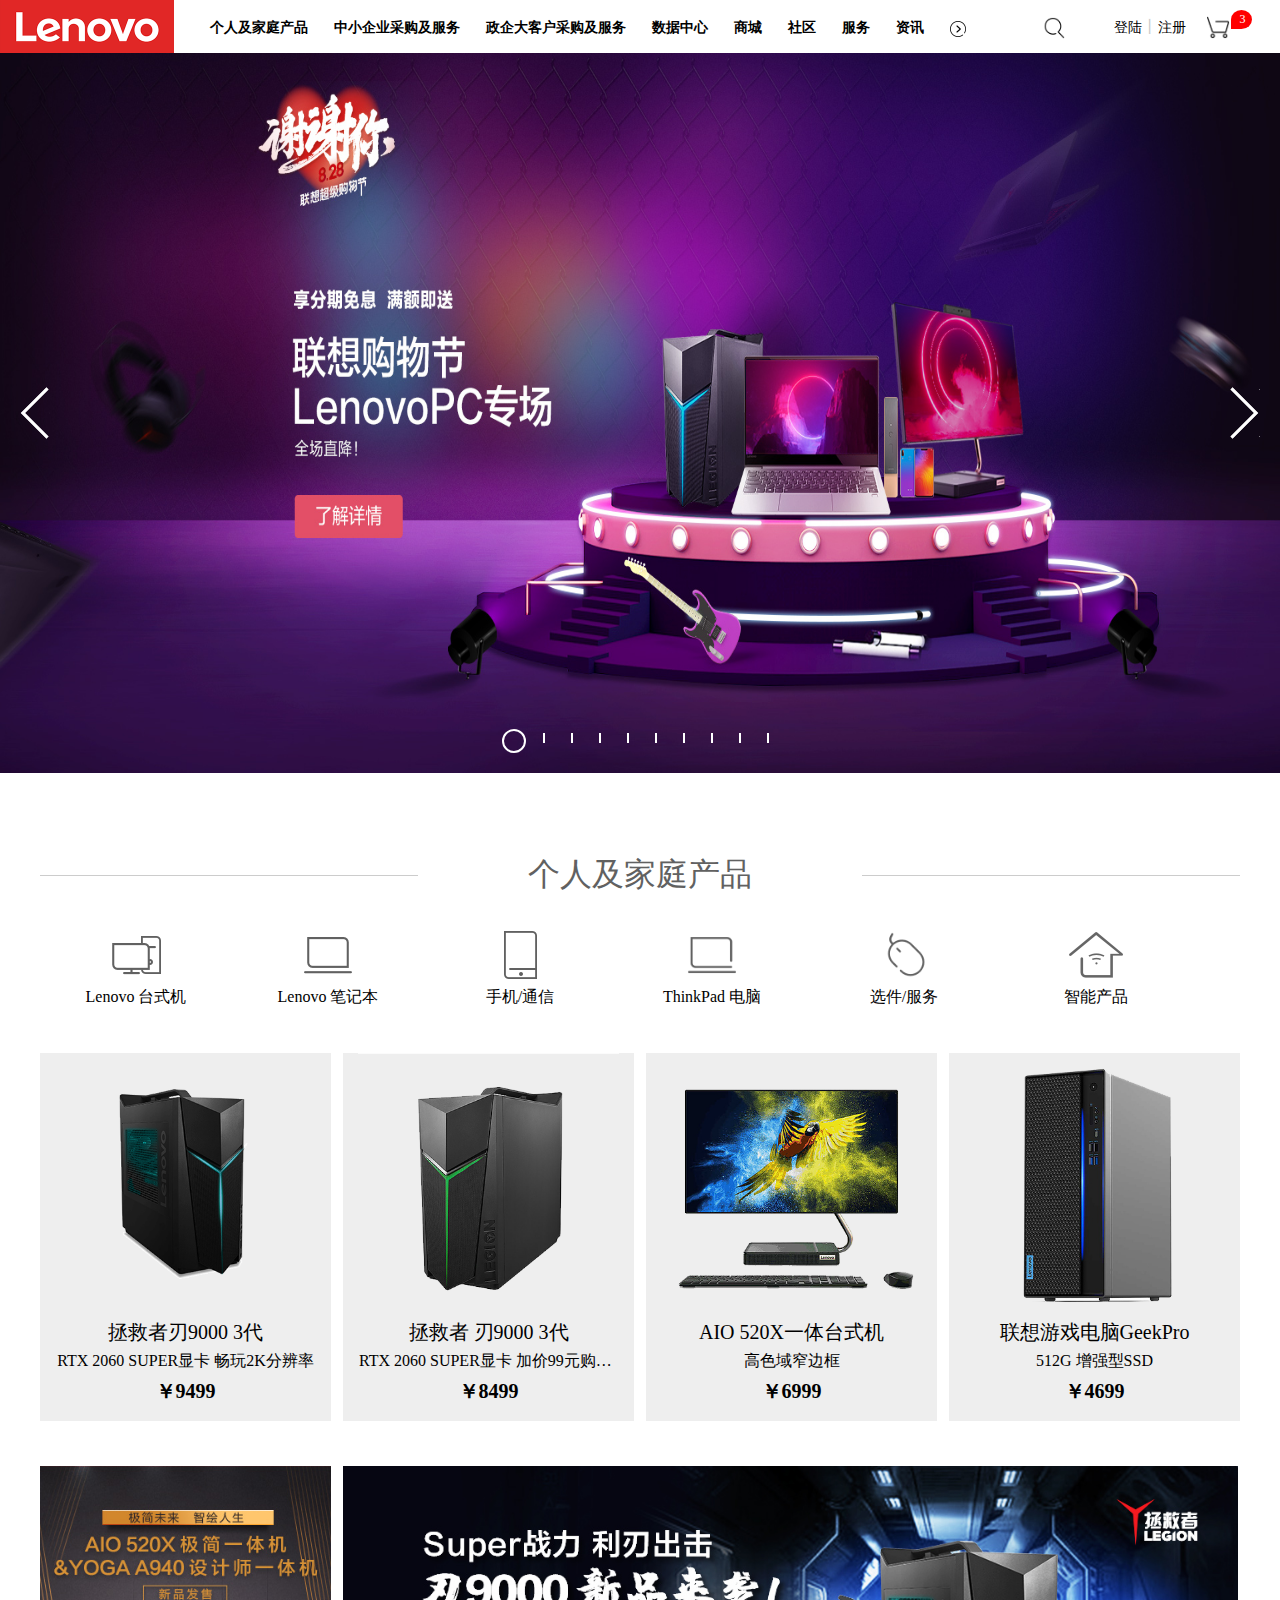
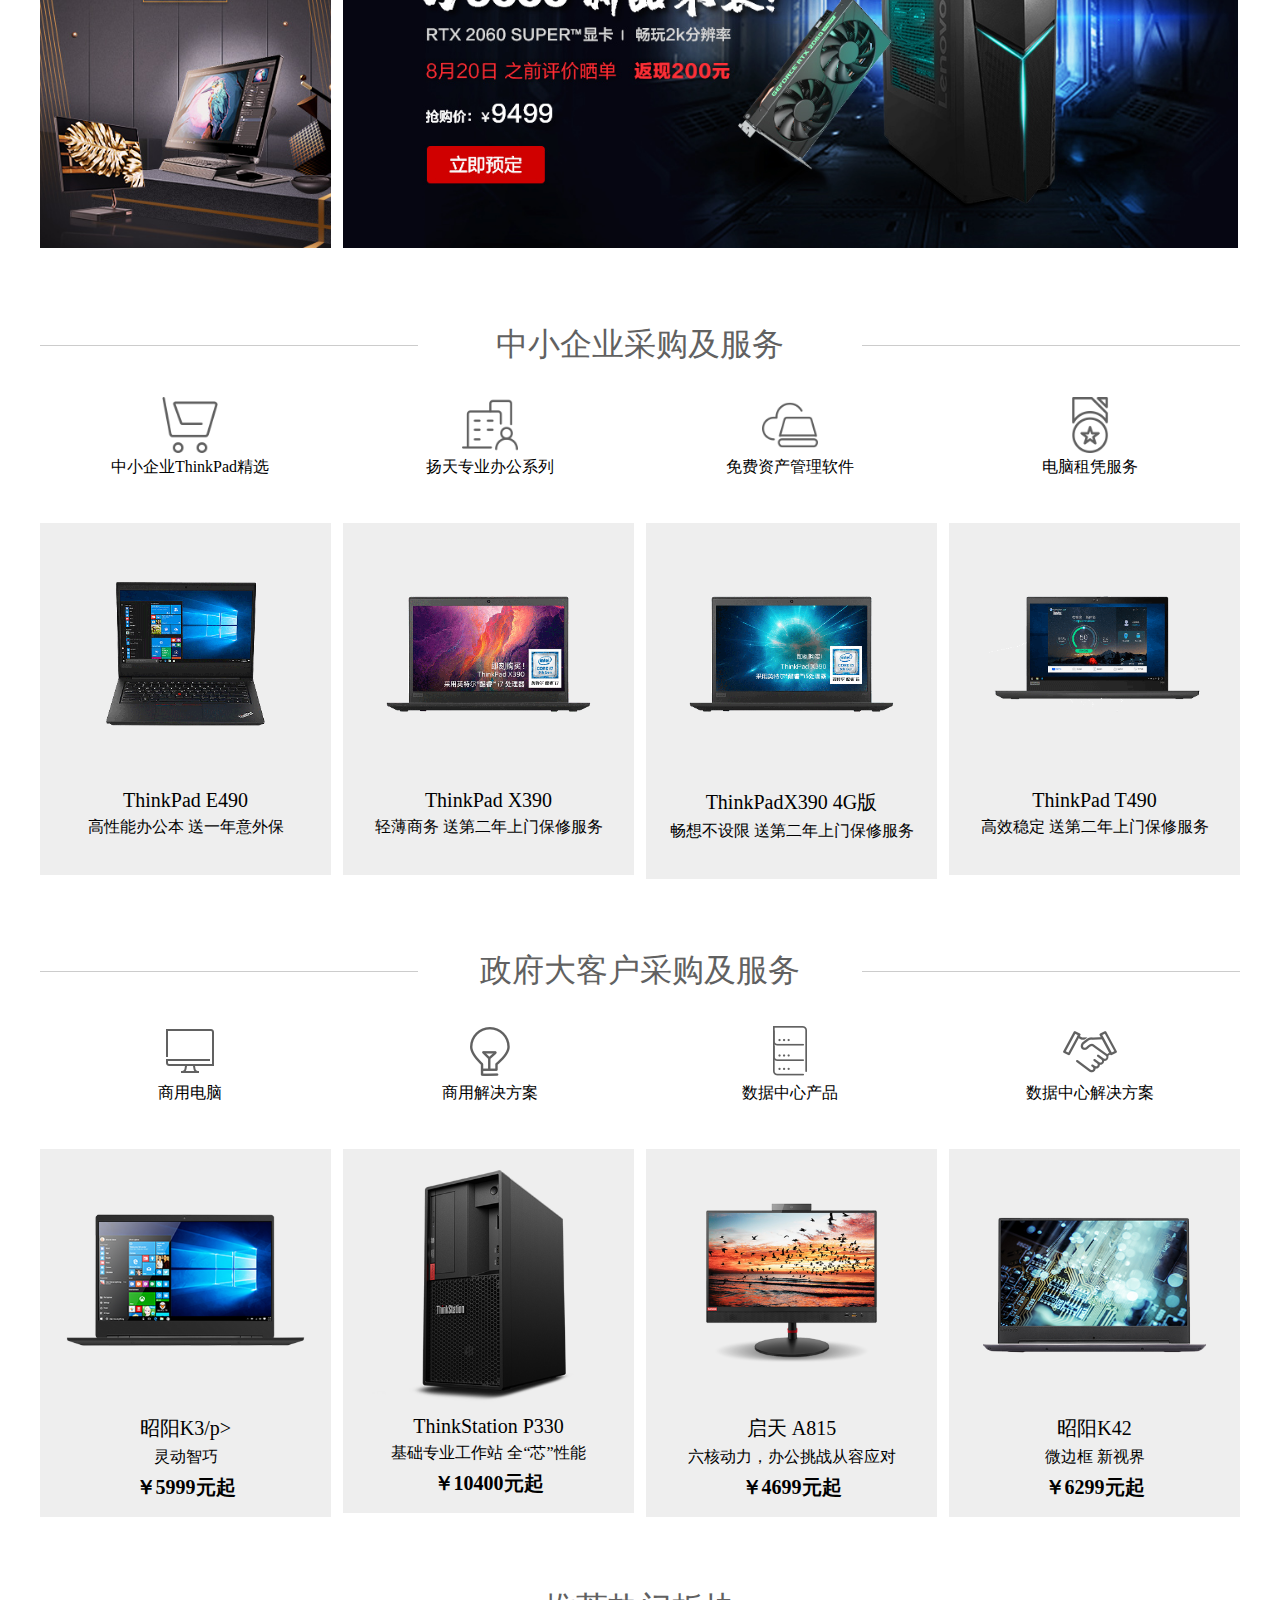
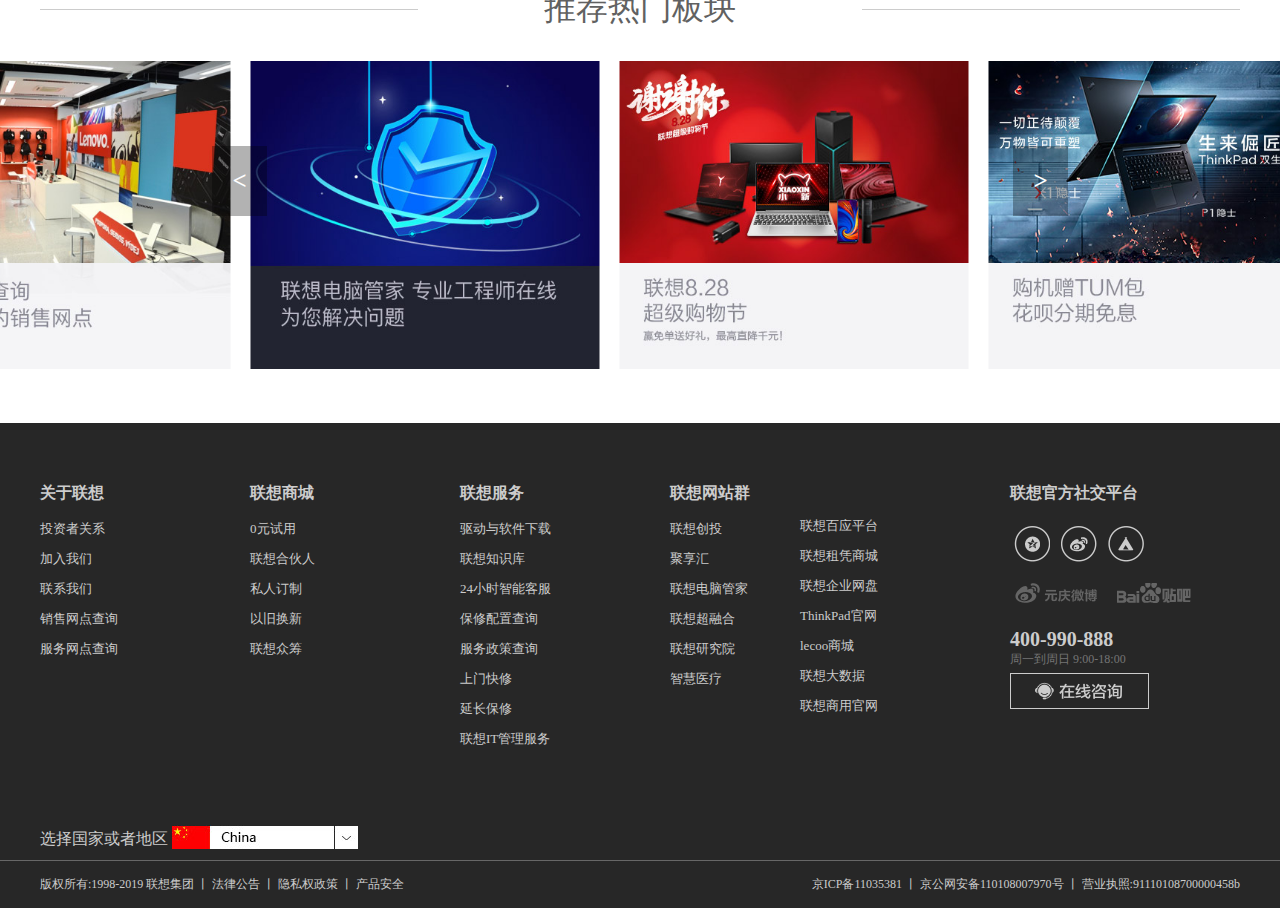
<file: index.html>
<!DOCTYPE html>
<html>
<head>
	<title>联想官网</title>
	<meta charset="utf-8">
	<link rel="stylesheet" type="text/css" href="css/cssreset.css">
	<link rel="stylesheet" type="text/css" href="css/index.css">
	<link rel="shortcut icon" href="images/favicon.ico">
	<script type="text/javascript" src="js/jquery-1.11.1.js"></script>
	<script type="text/javascript" src="js/index.js"></script>
</head>
<body class="min-width">
	<header class="clearfix">
		<div class="hd-logo">
			<a href="index.html">
				<img src="images/2d4534f6-29f3-4a05-8e68-97d9904c7bd2.png">
			</a>
		</div>
		<div class="hd-nav">
			<ul class="hd-left">
				<li class="hd-navtitle">
					<a href="html/shop.html" target="blank">个人及家庭产品</a>
					<div class="hd-hidnav">
						<div class="container">
							<ul class="hd-childnav1">
								<li class="hd-c1-title">
									<a href="html/shop.html"><img src="images/index-img/n1.png" class="n-img1"><img src="images/index-img/n2.png" class="n-img2">Lenovo电脑</a>
									<div class="childnav-child cc1">
										<div class="container">
											<ul>
												<li class="childnav-title">
													<a href="#">游戏本</a>
												</li>
												<li>
													<a href="#">拯救者Y7000</a>
												</li>
												<li>
													<a href="#">拯救者Y7000P</a>
												</li>
												<li>
													<a href="#">拯救者Y7000K</a>
												</li>
											</ul>
											<ul>
												<li class="childnav-title">
													<a href="#">轻薄本</a>
												</li>
												<li>
													<a href="#">小新 青春版</a>
												</li>
												<li>
													<a href="#">小新 14</a>
												</li>
												<li>
													<a href="#">小新 15</a>
												</li>
												<li>
													<a href="#">小新潮7000-14</a>
												</li>
												<li>
													<a href="#">小新潮7000-15</a>
												</li>
											</ul>
											<ul>
												<li class="childnav-title">
													<a href="#">便携本</a>
												</li>
												<li>
													<a href="#">小新Air</a>
												</li>
												<li>
													<a href="#">小新潮7000-13</a>
												</li>
												<li>
													<a href="#">YOGA S940</a>
												</li>
												<li>
													<a href="#">YOGA Book2</a>
												</li>
											</ul>
											<ul>
												<li class="childnav-title">
													<a href="#">常规本</a>
												</li>
												<li>
													<a href="#">ideapad 340C</a>
												</li>
												<li>
													<a href="#">ideapad 330C</a>
												</li>
												<li>
													<a href="#">ideapad 320C</a>
												</li>
											</ul>
											<ul>
												<li class="childnav-title">
													<a href="#">二合一本</a>
												</li>
												<li>
													<a href="#">D330系列</a>
												</li>
												<li>
													<a href="#">MIIX 520系列</a>
												</li>
												<li>
													<a href="#">MIIX 320系列</a>
												</li>
												<li>
													<a href="#">MIIX 4系列</a>
												</li>
											</ul>
											<ul>
												<li class="childnav-title">
													<a href="#">台式机</a>
												</li>
												<li>
													<a href="#">GeekPro</a>
												</li>
												<li>
													<a href="#">分体台式机</a>
												</li>
												<li>
													<a href="#">一体式台式机</a>
												</li>
												<li>
													<a href="#">游戏主机</a>
												</li>
												<li>
													<a href="#">显示器</a>
												</li>
											</ul>
											<ul>
												<li class="childnav-title">
													<a href="#">场景</a>
												</li>
												<li>
													<a href="#">高清游戏</a>
												</li>
												<li>
													<a href="#">家庭娱乐</a>
												</li>
												<li>
													<a href="#">潮范校园</a>
												</li>
												<li>
													<a href="#">便捷出行</a>
												</li>
											</ul>
											<ul>
												<li class="childnav-title">
													<a href="#">特色服务</a>
												</li>
												<li>
													<a href="#">私人订制</a>
												</li>
												<li>
													<a href="#">以旧换新</a>
												</li>
												<li>
													<a href="#">急速到家</a>
												</li>
											</ul>
										</div>
									</div>
								</li>
								<li class="hd-c1-title">
									<a href="#"><img src="images/index-img/n3.png" class="n-img1"><img src="images/index-img/n4.png" class="n-img2">ThinkPad电脑</a>
									<div class="childnav-child">
										<div class="container">
											<ul class="cc2">
												<li class="childnav-title">
													<a href="#">ThinkPad</a>
												</li>
												<li>
													<a href="#">X1 系列(黑色智慧)</a>
												</li>
												<li>
													<a href="#">X系列(飞行家系列)</a>
												</li>
												<li>
													<a href="#">T系列(工程师系列)</a>
												</li>
												<li>
													<a href="#">S系列(潮极客系列)</a>
												</li>
												<li>
													<a href="#">E系列(先锋派系列)</a>
												</li>
												<li>
													<a href="#">P系列(巨匠系列)</a>
												</li>
												<li>
													<a href="#">R系列(开创者系列)</a>
												</li>
											</ul>
											<ul class="cc2">
												<li class="childnav-title">
													<a href="#">ThinkCentre</a>
												</li>
												<li>
													<a href="#">分体式台式机</a>
												</li>
												<li>
													<a href="#">高性能一体机</a>
												</li>
											</ul>
											<ul class="cc2">
												<li class="childnav-title">
													<a href="#">Thinkplus</a>
												</li>
												<li>
													<a href="#">口红电源</a>
												</li>
												<li>
													<a href="#">随身充</a>
												</li>
												<li>
													<a href="#">拉杆箱</a>
												</li>
												<li>
													<a href="#">运动耳机</a>
												</li>
												<li>
													<a href="#">指纹U盘</a>
												</li>
												<li>
													<a href="#">智能插线板</a>
												</li>
												<li>
													<a href="#">便携蓝牙耳机</a>
												</li>
											</ul>
											<ul class="cc2">
												<li class="childnav-title">
													<a href="#">Think配件</a>
												</li>
												<li>
													<a href="#">电脑包</a>
												</li>
												<li>
													<a href="#">键鼠</a>
												</li>
												<li>
													<a href="#">电源适配器</a>
												</li>
												<li>
													<a href="#">转接&扩展设备</a>
												</li>
												<li>
													<a href="#">防窥片</a>
												</li>
											</ul>
											<ul class="cc2">
												<li class="childnav-title">
													<a href="#">特色服务</a>
												</li>
												<li>
													<a href="#">专属定制</a>
												</li>
												<li>
													<a href="#">以旧换新</a>
												</li>
												<li>
													<a href="#">急速到家</a>
												</li>
											</ul>
										</div>
									</div>
								</li>
								<li class="hd-c1-title">
									<a href="#"><img src="images/index-img/n5.png" class="n-img1"><img src="images/index-img/n6.png" class="n-img2">手机/通信</a>
									<div class="childnav-child">
										<div class="container">
											<ul class="cc3">
												<li class="childnav-title">
													<a href="#">Lenovo</a>
												</li>
												<li>
													<a href="#">Z6</a>
												</li>
												<li>
													<a href="#">Z6 青春版</a>
												</li>
												<li>
													<a href="#">Z6 Pro</a>
												</li>
												<li>
													<a href="#">Z5 Pro GT 855版</a>
												</li>
												<li>
													<a href="#">Z5 Pro</a>
												</li>
												<li>
													<a href="#">Z5</a>
												</li>
												<li>
													<a href="#">Z5s</a>
												</li>
												<li>
													<a href="#">S5 Pro GT</a>
												</li>
												<li>
													<a href="#">K5 Pro</a>
												</li>
											</ul>
											<ul class="cc3">
												<li class="childnav-title">
													<a href="#">Motorola</a>
												</li>
												<li>
													<a href="#">motorola p50</a>
												</li>
												<li>
													<a href="#">motorola z3</a>
												</li>
												<li>
													<a href="#">motorola p30</a>
												</li>
												<li>
													<a href="#">motorola e5 plus</a>
												</li>
												<li>
													<a href="#">motorola p30 note</a>
												</li>
												<li>
													<a href="#">motorola g7 plus</a>
												</li>
											</ul>
											<ul class="cc3">
												<li class="childnav-title">
													<a href="#">专属配件</a>
												</li>
												<li>
													<a href="#">联想Z5手机保护壳</a>
												</li>
												<li>
													<a href="#">Watch X plus智能手表</a>
												</li>
											</ul>
											<ul class="cc3">
												<li class="childnav-title">
													<a href="#">场景</a>
												</li>
												<li>
													<a href="#">游戏手机</a>
												</li>
												<li>
													<a href="#">拍照手机</a>
												</li>
												<li>
													<a href="#">女性手机</a>
												</li>
												<li>
													<a href="#">长续航手机</a>
												</li>
											</ul>
											<ul class="cc3">
												<li class="childnav-title">
													<a href="#">充值中心</a>
												</li>
												<li>
													<a href="#">话费充值</a>
												</li>
												<li>
													<a href="#">流量充值</a>
												</li>
											</ul>
											<ul class="cc3">
												<li class="childnav-title">
													<a href="#">170/171</a>
												</li>
												<li>
													<a href="#">懂陪伴</a>
												</li>
												<li>
													<a href="#">糖豆儿</a>
												</li>
												<li>
													<a href="#">大白话</a>
												</li>
											</ul>
										</div>
									</div>
								</li>
								<li class="hd-c1-title">
									<a href="#"><img src="images/index-img/n7.png" class="n-img1"><img src="images/index-img/n8.png" class="n-img2">智能产品</a>
									<div class="childnav-child">
										<div class="container">
											<ul class="cc4">
												<li class="childnav-title">
													<a href="#">家具</a>
												</li>
												<li>
													<a href="#">节水宝S1</a>
												</li>
												<li>
													<a href="#">智能音响</a>
												</li>
												<li>
													<a href="#">智能插座</a>
												</li>
												<li>
													<a href="#">AR设备</a>
												</li>
											</ul>
											<ul class="cc4">
												<li class="childnav-title">
													<a href="#">健康</a>
												</li>
												<li>
													<a href="#">空气净化器</a>
												</li>
												<li>
													<a href="#">体脂称4</a>
												</li>
											</ul>
											<ul class="cc4">
												<li class="childnav-title">
													<a href="#">穿戴</a>
												</li>
												<li>
													<a href="#">Watch S</a>
												</li>
												<li>
													<a href="#">Watch X Plus</a>
												</li>
											</ul>
											<ul class="cc4">
												<li class="childnav-title">
													<a href="#">安防</a>
												</li>
												<li>
													<a href="#">智能指纹锁</a>
												</li>
												<li>
													<a href="#">看家宝Snowman</a>
												</li>
												<li>
													<a href="#">看家宝R1</a>
												</li>
												<li>
													<a href="#">家庭安防套装</a>
												</li>
												<li>
													<a href="#">倍爱宝R1</a>
												</li>
											</ul>
											<ul class="cc4">
												<li class="childnav-title">
													<a href="#">出行</a>
												</li>
												<li>
													<a href="#">蛋蛋车</a>
												</li>
												<li>
													<a href="#">行车记录仪</a>
												</li>
												<li>
													<a href="#">车载空气净化器</a>
												</li>
												<li>
													<a href="#">车载充电器</a>
												</li>
												<li>
													<a href="#">对讲机</a>
												</li>
												<li>
													<a href="#">车载吸尘器</a>
												</li>
												<li>
													<a href="#">车载充气泵</a>
												</li>
											</ul>
											<ul class="cc4">
												<li class="childnav-title">
													<a href="#">智玩</a>
												</li>
												<li>
													<a href="#">联想乐迪智能机器人</a>
												</li>
												<li>
													<a href="#">优必选机器人</a>
												</li>
												<li>
													<a href="#">小乐机器人</a>
												</li>
											</ul>
										</div>
									</div>
								</li>
								<li class="hd-c1-title">
									<a href="#"><img src="images/index-img/n9.png" class="n-img1"><img src="images/index-img/n10.png" class="n-img2">平板电脑</a>
									<div class="childnav-child">
										<div class="container">
											<ul class="cc5">
												<li class="childnav-title">
													<a href="#">智能平板</a>
												</li>
												<li>
													<a href="#">M10系列</a>
												</li>
											</ul>
											<ul class="cc5">
												<li class="childnav-title">
													<a href="#">小新平板</a>
												</li>
												<li>
													<a href="#">小新平板</a>
												</li>
											</ul>
											<ul class="cc5">
												<li class="childnav-title">
													<a href="#">二合一笔记本</a>
												</li>
												<li>
													<a href="#">D330</a>
												</li>
												<li>
													<a href="#">MIIX 520系列</a>
												</li>
												<li>
													<a href="#">MIIX 320系列</a>
												</li>
												<li>
													<a href="#">MIIX 4 系列</a>
												</li>
											</ul>
											<ul class="cc5">
												<li class="childnav-title">
													<a href="#">YOGA平板</a>
												</li>
												<li>
													<a href="#">YOGA平板3系列</a>
												</li>
											</ul>
											<ul class="cc5">
												<li class="childnav-title">
													<a href="#">常规平板</a>
												</li>
												<li>
													<a href="#">TAB4系列</a>
												</li>
												<li>
													<a href="#">TAB4 Plus系列</a>
												</li>
												<li>
													<a href="#">P8系列</a>
												</li>
												<li>
													<a href="#">TAB3系列</a>
												</li>
												<li>
													<a href="#">E10系列</a>
												</li>
											</ul>
											<ul class="cc5">
												<li class="childnav-title">
													<a href="#">场景</a>
												</li>
												<li>
													<a href="#">安卓娱乐</a>
												</li>
												<li>
													<a href="#">二合一平板</a>
												</li>
												<li>
													<a href="#">通话网络平板</a>
												</li>
												<li>
													<a href="#">游戏必备</a>
												</li>
											</ul>
										</div>
									</div>
								</li>
								<li class="hd-c1-title">
									<a href="#"><img src="images/index-img/n11.png" class="n-img1"><img src="images/index-img/n12.png" class="n-img2">配件/办公</a>
									<div class="childnav-child">
										<div class="container">
											<ul class="cc6">
												<li class="childnav-title">
													<a href="#">存储设备</a>
												</li>
												<li>
													<a href="#">U盘</a>
												</li>
												<li>
													<a href="#">移动硬盘</a>
												</li>
											</ul>
											<ul class="cc6">
												<li class="childnav-title">
													<a href="#">K歌直播</a>
												</li>
												<li>
													<a href="#">麦克风</a>
												</li>
												<li>
													<a href="#">直播/娱乐宝</a>
												</li>

											</ul>
											<ul class="cc6">
												<li class="childnav-title">
													<a href="#">显示生态</a>
												</li>
												<li>
													<a href="#">显示器</a>
												</li>
											</ul>
											<ul class="cc6">
												<li class="childnav-title">
													<a href="#">娱乐生活</a>
												</li>
												<li>
													<a href="#">耳机耳麦</a>
												</li>
												<li>
													<a href="#">音箱</a>
												</li>
												<li>
													<a href="#">箱包</a>
												</li>
												<li>
													<a href="#">投影仪</a>
												</li>
												<li>
													<a href="#">录音笔</a>
												</li>
												<li>
													<a href="#">插线板</a>
												</li>
												<li>
													<a href="#">冰箱</a>
												</li>
											</ul>
											<ul class="cc6">
												<li class="childnav-title">
													<a href="#">游戏装备</a>
												</li>
												<li>
													<a href="#">游戏鼠标</a>
												</li>
												<li>
													<a href="#">游戏键盘</a>
												</li>
												<li>
													<a href="#">电竞耳机</a>
												</li>
												<li>
													<a href="#">电竞背包</a>
												</li>
												<li>
													<a href="#">电竞显示器</a>
												</li>
												<li>
													<a href="#">游戏鼠标垫</a>
												</li>
											</ul>
											<ul class="cc6">
												<li class="childnav-title">
													<a href="#">电脑配件</a>
												</li>
												<li>
													<a href="#">鼠标</a>
												</li>
												<li>
													<a href="#">键盘</a>
												</li>
												<li>
													<a href="#">电脑包</a>
												</li>
												<li>
													<a href="#">内胆包</a>
												</li>
												<li>
													<a href="#">保护壳</a>
												</li>
												<li>
													<a href="#">外置光驱</a>
												</li>
												<li>
													<a href="#">电源适配器</a>
												</li>
												<li>
													<a href="#">转接&扩展设备</a>
												</li>
												<li>
													<a href="#">防窥片</a>
												</li>
											</ul>
											<ul class="cc6">
												<li class="childnav-title">
													<a href="#">手机配件</a>
												</li>
												<li>
													<a href="#">联想Z5手机保护壳</a>
												</li>
											</ul>
											<ul class="cc6">
												<li class="childnav-title">
													<a href="#">平板配件</a>
												</li>
												<li>
													<a href="#">MIIX触控笔</a>
												</li>
											</ul>
											<ul class="cc6">
												<li class="childnav-title">
													<a href="#">打印机</a>
												</li>
												<li>
													<a href="#">单功能打印机</a>
												</li>
												<li>
													<a href="#">多功能一体机</a>
												</li>
												<li>
													<a href="#">耗材</a>
												</li>
												<li>
													<a href="#">3D打印机</a>
												</li>
											</ul>
										</div>
									</div>
								</li>
								<li class="hd-c1-title">
									<a href="#"><img src="images/index-img/n13.png" class="n-img1"><img src="images/index-img/n14.png" class="n-img2">增值服务</a>
									<div class="childnav-child">
										<div class="container">
											<ul class="cc7">
												<li class="childnav-title">
													<a href="#">硬件升级</a>
												</li>
												<li>
													<a href="#">笔记本升级套装</a>
												</li>
												<li>
													<a href="#">台式机整机升级</a>
												</li>
												<li>
													<a href="#">拯救者灯效升级套装</a>
												</li>
												<li>
													<a href="#">内存升级</a>
												</li>
												<li>
													<a href="#">SSD固态硬盘升级</a>
												</li>
											</ul>
											<ul class="cc7">
												<li class="childnav-title">
													<a href="#">Care+</a>
												</li>
												<li>
													<a href="#">延长保修</a>
												</li>
												<li>
													<a href="#">上门服务</a>
												</li>
												<li>
													<a href="#">长辈关爱卡</a>
												</li>
											</ul>
											<ul class="cc7">
												<li class="childnav-title">
													<a href="#">系统服务</a>
												</li>
												<li>
													<a href="#">重装系统</a>
												</li>
												<li>
													<a href="#">新机开荒</a>
												</li>
												<li>
													<a href="#">专家上门</a>
												</li>
												<li>
													<a href="#">电脑加速</a>
												</li>
												<li>
													<a href="#">驱动安装</a>
												</li>
												<li>
													<a href="#">Office365</a>
												</li>
											</ul>
											<ul class="cc7">
												<li class="childnav-title">
													<a href="#">清洁保养</a>
												</li>
												<li>
													<a href="#">笔记本拆机保养</a>
												</li>
												<li>
													<a href="#">笔记本外观清洁</a>
												</li>
												<li>
													<a href="#">清洁套装工具</a>
												</li>
											</ul>
											<ul class="cc7">
												<li class="childnav-title">
													<a href="#">数据恢复</a>
												</li>
												<li>
													<a href="#">远程数据恢复</a>
												</li>
												<li>
													<a href="#">硬件开盘数据恢复</a>
												</li>
											</ul>
											<ul class="cc7">
												<li class="childnav-title">
													<a href="#">诊断维修</a>
												</li>
												<li>
													<a href="#">电脑故障检修服务</a>
												</li>
												<li>
													<a href="#">电脑部件加装服务</a>
												</li>
												<li>
													<a href="#">电脑系统检测服务</a>
												</li>
											</ul>
										</div>
									</div>
								</li>
							</ul>
						</div>						
					</div>
				</li>
				<li class="hd-navtitle">
					<a href="html/shop.html" target="blank">中小企业采购及服务</a>
					<div class="hd-hidnav">
						<div class="container">
							<ul class="hd-childnav1">
								<li class="hd-c1-title">
									<a href="#"><img src="images/index-img/n15.png" class="n-img1"><img src="images/index-img/n16.png" class="n-img2">办公电脑</a>
									<div class="childnav-child cc1">
										<div class="container">
											<ul class="dd1">
												<li class="childnav-title">
													<a href="#">笔记本</a>
												</li>
												<li>
													<a href="#">ThinkPad X系列</a>
												</li>
												<li>
													<a href="#">ThinkPad T系列</a>
												</li>
												<li>
													<a href="#">ThinkPad E系列</a>
												</li>
												<li>
													<a href="#">扬天笔记本</a>
												</li>
											</ul>
											<ul class="dd1">
												<li class="childnav-title">
													<a href="#">台式机与显示器</a>
												</li>
												<li>
													<a href="#">ThinkCentre分体机</a>
												</li>
												<li>
													<a href="#">扬天分体机</a>
												</li>
												<li>
													<a href="#">lenovo显示器</a>
												</li>
											</ul>
											<ul class="dd1">
												<li class="childnav-title">
													<a href="#">办公用品</a>
												</li>
												<li>
													<a href="#">打印机及耗材</a>
												</li>
												<li>
													<a href="#">投影仪</a>
												</li>
												<li>
													<a href="#">考勤机</a>
												</li>
												<li>
													<a href="#">会议电话</a>
												</li>
											</ul>
											<ul class="dd1">
												<li class="childnav-title">
													<a href="#">延保服务</a>
												</li>
												<li>
													<a href="#">ThinkPad延保</a>
												</li>
												<li>
													<a href="#">扬天台式机延保</a>
												</li>
												<li>
													<a href="#">显示器延保</a>
												</li>
											</ul>
											<ul class="dd1">
												<li class="childnav-title">
													<a href="#">服务器与网络</a>
												</li>
												<li>
													<a href="#">机架式服务器</a>
												</li>
												<li>
													<a href="#">塔式服务器</a>
												</li>
												<li>
													<a href="#">交换机</a>
												</li>
												<li>
													<a href="#">路由器</a>
												</li>
											</ul>
										</div>
									</div>
								</li>
								<li class="hd-c1-title">
									<a href="#"><img src="images/index-img/n17.png" class="n-img1"><img src="images/index-img/n18.png" class="n-img2">电脑租凭服务</a>
									<div class="childnav-child">
										<div class="container">
											<ul class="dd2">
												<li class="childnav-title">
													<a href="#">设备租凭服务</a>
												</li>
												<li>
													<a href="#">ThinkPad X系列</a>
												</li>
												<li>
													<a href="#">ThinkPad T系列</a>
												</li>
												<li>
													<a href="#">ThinkPad E系列</a>
												</li>
												<li>
													<a href="#">ThinkPad X1系列</a>
												</li>
												<li>
													<a href="#">ThinkCentre M系列</a>
												</li>
											</ul>
											<ul class="dd2">
												<li class="childnav-title">
													<a href="#">运维外包服务</a>
												</li>
												<li>
													<a href="#">一毛闪修服务</a>
												</li>
												<li>
													<a href="#">工程师驻场服务</a>
												</li>
												<li>
													<a href="#">上门巡检服务</a>
												</li>
												<li>
													<a href="#">新机开启服务</a>
												</li>
											</ul>
											<ul class="dd2">
												<li class="childnav-title">
													<a href="#">资产管理服务</a>
												</li>
												<li>
													<a href="#">资产管理SaaS系统</a>
												</li>
												<li>
													<a href="#">本地化部署</a>
												</li>
												<li>
													<a href="#">资产盘点服务</a>
												</li>
											</ul>
											<ul class="dd2">
												<li class="childnav-title">
													<a href="#">企业定制</a>
												</li>
												<li>
													<a href="#">硬件定制</a>
												</li>
												<li>
													<a href="#">软件定制</a>
												</li>
												<li>
													<a href="#">服务定制</a>
												</li>
												<li>
													<a href="#">解决方案定制</a>
												</li>
											</ul>
										</div>
									</div>
								</li>
								<li class="hd-c1-title">
									<a href="#"><img src="images/index-img/n19.png" class="n-img1"><img src="images/index-img/n20.png" class="n-img2">办公软件</a>
									<div class="childnav-child">
										<div class="container">
											<ul class="dd2">
												<li class="childnav-title">
													<a href="#">财务管理软件</a>
												</li>
												<li>
													<a href="#">好会计普及版</a>
												</li>
												<li>
													<a href="#">好会计标准版</a>
												</li>
												<li>
													<a href="#">好会计专业版</a>
												</li>
												<li>
													<a href="#">T3普及版云加密</a>
												</li>
											</ul>
											<ul class="dd2">
												<li class="childnav-title">
													<a href="#">协同办公软件</a>
												</li>
												<li>
													<a href="#">office365商业版</a>
												</li>
												<li>
													<a href="#">office365商业高级版</a>
												</li>
												<li>
													<a href="#">office365商业协作版</a>
												</li>
												<li>
													<a href="#">Exchange Online</a>
												</li>
												<li>
													<a href="#">lenovobox 联想企业网盘</a>
												</li>
												<li>
													<a href="#">lenovobox 联想在线文档</a>
												</li>
											</ul>
											<ul class="dd2">
												<li class="childnav-title">
													<a href="#">云客服软件</a>
												</li>
												<li>
													<a href="#">CChelper文字客服系统</a>
												</li>
												<li>
													<a href="#">CChelper语言客服系统</a>
												</li>
												<li>
													<a href="#">CChelper视频客服系统</a>
												</li>
											</ul>
											<ul class="dd2">
												<li class="childnav-title">
													<a href="#">SaaS软件</a>
												</li>
												<li>
													<a href="#">百应资产管理</a>
												</li>
											</ul>
										</div>
									</div>
								</li>
								<li class="hd-c1-title">
									<a href="#"><img src="images/index-img/n21.png" class="n-img1"><img src="images/index-img/n22.png" class="n-img2">企业会员</a>
									<div class="childnav-child">
									</div>
								</li>
							</ul>
						</div>						
					</div>
				</li>
				<li class="hd-navtitle">
					<a href="html/shop.html" target="blank">政企大客户采购及服务</a>
					<div class="hd-hidnav">
						<div class="container">
							<ul class="hd-childnav1">
								<li class="hd-c1-title">
									<a href="#"><img src="images/index-img/n23.png" class="n-img1"><img src="images/index-img/n24.png" class="n-img2">产品</a>
									<div class="childnav-child cc1">
										<div class="container">
											<ul class="ff1">
												<li class="childnav-title">
													<a href="#">笔记本</a>
												</li>
												<li>
													<a href="#">ThinkPad</a>
												</li>
												<li>
													<a href="#">昭阳笔记本</a>
												</li>
											</ul>
											<ul class="ff1">
												<li class="childnav-title">
													<a href="#">台式机</a>
												</li>
												<li>
													<a href="#">分体台式机</a>
												</li>
												<li>
													<a href="#">一体台式机</a>
												</li>
												<li>
													<a href="#">迷你台式机</a>
												</li>
												<li>
													<a href="#">显示器</a>
												</li>
											</ul>
											<ul class="ff1">
												<li class="childnav-title">
													<a href="#">工作站</a>
												</li>
												<li>
													<a href="#">ThinkStation</a>
												</li>
												<li>
													<a href="#">移动工作站</a>
												</li>
											</ul>
											<ul class="ff1">
												<li class="childnav-title">
													<a href="#">平板电脑</a>
												</li>
												<li>
													<a href="#">平板电脑</a>
												</li>
											</ul>
											<ul class="ff1">
												<li class="childnav-title">
													<a href="#">智能眼镜</a>
												</li>
												<li>
													<a href="#">智能眼镜</a>
												</li>
											</ul>
											<ul class="ff1">
												<li class="childnav-title">
													<a href="#">专业显示器</a>
												</li>
												<li>
													<a href="#">ThinkVision</a>
												</li>
											</ul>
											<ul class="ff1">
												<li class="childnav-title">
													<a href="#">选件</a>
												</li>
												<li>
													<a href="#">便携适配器</a>
												</li>
												<li>
													<a href="#">耳机</a>
												</li>
												<li>
													<a href="#">防窥屏</a>
												</li>
												<li>
													<a href="#">键鼠</a>
												</li>
												<li>
													<a href="#">扩展坞</a>
												</li>
												<li>
													<a href="#">转接线</a>
												</li>
											</ul>
										</div>
									</div>
								</li>
								<li class="hd-c1-title">
									<a href="#"><img src="images/index-img/n25.png" class="n-img1"><img src="images/index-img/n26.png" class="n-img2">解决方案</a>
									<div class="childnav-child">
										<div class="container">
											<ul class="ff2">
												<li class="childnav-title">
													<a href="#">..</a>
												</li>
												<li>
													<a href="#">广电行业</a>
												</li>
												<li>
													<a href="#">能源行业</a>
												</li>
												<li>
													<a href="#">交通行业</a>
												</li>
											</ul>
											<ul class="ff2">
												<li class="childnav-title">
													<a href="#">..</a>
												</li>
												<li>
													<a href="#">政府行业</a>
												</li>
												<li>
													<a href="#">制造行业</a>
												</li>
												<li>
													<a href="#">教育行业</a>
												</li>
											</ul>
											<ul class="ff2">
												<li class="childnav-title">
													<a href="#">..</a>
												</li>
												<li>
													<a href="#">医疗行业</a>
												</li>
												<li>
													<a href="#">互联网行业</a>
												</li>
												<li>
													<a href="#">金融行业</a>
												</li>
											</ul>
											<ul class="ff2">
												<li class="childnav-title">
													<a href="#">..</a>
												</li>
												<li>
													<a href="#">IOT解决方案</a>
												</li>
												<li>
													<a href="#">通用行业</a>
												</li>
											</ul>
										</div>
									</div>
								</li>
								<li class="hd-c1-title">
									<a href="#"><img src="images/index-img/n27.png" class="n-img1"><img src="images/index-img/n28.png" class="n-img2">在线采购</a>
									<div class="childnav-child">
									</div>
								</li>
								<li class="hd-c1-title">
									<a href="#">采购优惠质询：</a>
									<div class="childnav-child">
									</div>
								</li>
								<li class="hd-c1-title">
									<a href="#">400 813 6161(手机)</a>
									<div class="childnav-child">
									</div>
								</li>
								<li class="hd-c1-title">
									<a href="#">800 830 6161(座机)</a>
									<div class="childnav-child">
									</div>
								</li>
							</ul>
						</div>						
					</div>
				</li>
				<li class="hd-navtitle">
					<a href="#">数据中心</a>
					<div class="hd-hidnav">
						<div class="container">
							<ul class="hd-childnav1">
								<li class="hd-c1-title">
									<a href="#"><img src="images/index-img/n29.png" class="n-img1"><img src="images/index-img/n30.png" class="n-img2">解决方案</a>
									<div class="childnav-child cc1">
										<div class="container">
											<ul class="dd2">
												<li class="childnav-title">
													<a href="#">云计算</a>
												</li>
												<li>
													<a href="#">虚拟化</a>
												</li>
												<li>
													<a href="#">大数据</a>
												</li>
												<li>
													<a href="#">应用方案</a>
												</li>
												<li>
													<a href="#">超融合</a>
												</li>
											</ul>
											<ul class="dd2">
												<li class="childnav-title">
													<a href="#">...</a>
												</li>
												<li>
													<a href="#">高性能计算</a>
												</li>
												<li>
													<a href="#">高性能网络</a>
												</li>
												<li>
													<a href="#">软件定义储存</a>
												</li>
												<li>
													<a href="#">存储业务连续性</a>
												</li>
												<li>
													<a href="#">数据中心服务</a>
												</li>
											</ul>
											<ul class="dd2">
												<li class="childnav-title">
													<a href="#">行业解决方案</a>
												</li>
												<li>
													<a href="#">政府行业</a>
												</li>
												<li>
													<a href="#">教育行业</a>
												</li>
												<li>
													<a href="#">制造行业</a>
												</li>
												<li>
													<a href="#">广电行业</a>
												</li>
												<li>
													<a href="#">能源行业</a>
												</li>
											</ul>
											<ul class="dd2">
												<li class="childnav-title">
													<a href="#">...</a>
												</li>
												<li>
													<a href="#">交通行业</a>
												</li>
												<li>
													<a href="#">医疗行业</a>
												</li>
												<li>
													<a href="#">互联网行业</a>
												</li>
												<li>
													<a href="#">金融行业</a>
												</li>
											</ul>
										</div>
									</div>
								</li>
								<li class="hd-c1-title">
									<a href="#"><img src="images/index-img/n31.png" class="n-img1"><img src="images/index-img/n32.png" class="n-img2">产品</a>
									<div class="childnav-child">
										<div class="container">
											<ul class="ff3">
												<li class="childnav-title">
													<a href="#">服务器</a>
												</li>
												<li>
													<a href="#">机架式服务器</a>
												</li>
												<li>
													<a href="#">塔式服务器</a>
												</li>
												<li>
													<a href="#">关键业务服务器</a>
												</li>
												<li>
													<a href="#">刀片服务器</a>
												</li>
												<li>
													<a href="#">高密度服务器</a>
												</li>
											</ul>
											<ul class="ff3">
												<li class="childnav-title">
													<a href="#">存储产品</a>
												</li>
												<li>
													<a href="#">统一存储</a>
												</li>
												<li>
													<a href="#">SAN存储</a>
												</li>
												<li>
													<a href="#">NAS存储</a>
												</li>
												<li>
													<a href="#">存储软件</a>
												</li>
												<li>
													<a href="#">光纤交换机</a>
												</li>
												<li>
													<a href="#">磁带库</a>
												</li>
												<li>
													<a href="#">备份一体机</a>
												</li>
											</ul>
											<ul class="ff3">
												<li class="childnav-title">
													<a href="#">网络设备</a>
												</li>
												<li>
													<a href="#">数据中心交换机r</a>
												</li>
												<li>
													<a href="#">园区交换机</a>
												</li>
											</ul>
											<ul class="ff3">
												<li class="childnav-title">
													<a href="#">融合架构</a>
												</li>
												<li>
													<a href="#">ThinkAgile HX系列</a>
												</li>
												<li>
													<a href="#">ThinkAgile VX系列</a>
												</li>
												<li>
													<a href="#">ThinkAgile SX系列</a>
												</li>
												<li>
													<a href="#">ThinkAgile WH系列</a>
												</li>
												<li>
													<a href="#">ThinkAgile MX系列</a>
												</li>
											</ul>
											<ul class="ff3">
												<li class="childnav-title">
													<a href="#">服务器选件</a>
												</li>
												<li>
													<a href="#">CPU</a>
												</li>
												<li>
													<a href="#">内存</a>
												</li>
												<li>
													<a href="#">英特尔&reg;傲腾TM数据中心级持久内存</a>
												</li>
												<li>
													<a href="#">硬盘</a>
												</li>
												<li>
													<a href="#">外插卡</a>
												</li>
												<li>
													<a href="#">机柜及周边</a>
												</li>
												<li>
													<a href="#">软件</a>
												</li>
											</ul>
										</div>
									</div>
								</li>
								<li class="hd-c1-title">
									<a href="#"><img src="images/index-img/n33.png" class="n-img1"><img src="images/index-img/n34.png" class="n-img2">企业云及服务</a>
									<div class="childnav-child">
										<div class="container">
											<ul class="ff4">
												<li class="childnav-title">
													<a href="#">咨询服务</a>
												</li>
											</ul>
											<ul class="ff4">
												<li class="childnav-title">
													<a href="#">企业云及服务</a>
												</li>
												<li>
													<a href="#">ThinkClound云平台</a>
												</li>
												<li>
													<a href="#">私有云建设服务</a>
												</li>
												<li>
													<a href="#">混合云方案与服务</a>
												</li>
												<li>
													<a href="#">云托管服务</a>
												</li>
											</ul>
											<ul class="ff4">
												<li class="childnav-title">
													<a href="#">产品支持与服务</a>
												</li>
												<li>
													<a href="#">产品基础服务</a>
												</li>
												<li>
													<a href="#">运维增值服务</a>
												</li>
												<li>
													<a href="#">HPC高性能计算服务</a>
												</li>
											</ul>
											<ul class="ff4">
												<li class="childnav-title">
													<a href="#">产品服务查询</a>
												</li>
											</ul>
										</div>
									</div>
								</li>
								<li class="hd-c1-title">
									<a href="#"><img src="images/index-img/n35.png" class="n-img1"><img src="images/index-img/n36.png" class="n-img2">渠道伙伴</a>
									<div class="childnav-child">
									</div>
								</li>
							</ul>
						</div>						
					</div>
				</li>
				<li class="hd-navtitle2"><a href="html/shop.html" target="blank">商城</a></li>
				<li class="hd-navtitle2"><a href="#">社区</a></li>
				<li class="hd-navtitle">
					<a href="#">服务</a>
					<div class="hd-hidnav">
						<div class="container">
							<ul class="hd-childnav1">
								<li class="hd-c1-title">
									<a href="#">个人及家庭产品</a>
									<div class="childnav-child cc1">
										<div class="container">
											<ul class="ff5">
												<li class="childnav-title">
													<a href="#">帮助与支持</a>
												</li>
												<li>
													<a href="#">驱动下载</a>
												</li>
												<li>
													<a href="#">保修查询</a>
												</li>
												<li>
													<a href="#">服务网点查询</a>
												</li>
												<li>
													<a href="#">配置查询</a>
												</li>
												<li>
													<a href="#">热门解决方案</a>
												</li>
												<li>
													<a href="#">微信服务</a>
												</li>
											</ul>
											<ul class="ff5">
												<li class="childnav-title">
													<a href="#">产品服务</a>
												</li>
												<li>
													<a href="#">联想笔记本</a>
												</li>
												<li>
													<a href="#">联想台式机</a>
												</li>
												<li>
													<a href="#">Think产品</a>
												</li>
												<li>
													<a href="#">服务器及存储</a>
												</li>
												<li>
													<a href="#">打印机及数码选件</a>
												</li>
												<li>
													<a href="#">智慧联想</a>
												</li>
												<li>
													<a href="#">智能电视</a>
												</li>
												<li>
													<a href="#">平板</a>
												</li>
												<li>
													<a href="#">联想手机</a>
												</li>
											</ul>
											<ul class="ff5">
												<li class="childnav-title">
													<a href="#">增值服务</a>
												</li>
												<li>
													<a href="#">延保服务</a>
												</li>
												<li>
													<a href="#">硬件升级</a>
												</li>
												<li>
													<a href="#">清洁保养</a>
												</li>
												<li>
													<a href="#">诊断维修</a>
												</li>
												<li>
													<a href="#">数据恢复</a>
												</li>
												<li>
													<a href="#">重装系统</a>
												</li>
												<li>
													<a href="#">一键服务</a>
												</li>
												<li>
													<a href="#">正版Office</a>
												</li>
											</ul>
											<ul class="ff5">
												<li class="childnav-title">
													<a href="#">其他服务</a>
												</li>
												<li>
													<a href="#">微视频服务专区</a>
												</li>
												<li>
													<a href="#">用户手册查询</a>
												</li>
												<li>
													<a href="#">服务政策</a>
												</li>
												<li>
													<a href="#">更多服务</a>
												</li>
											</ul>
										</div>
									</div>
								</li>
								<li class="hd-c1-title">
									<a href="#">商品产品及方案</a>
									<div class="childnav-child">
										<div class="container">
											<ul class="ff6">
												<li class="childnav-title">
													<a href="#">预约报修</a>
												</li>
											</ul>
											<ul class="ff6">
												<li class="childnav-title">
													<a href="#">专家在线</a>
												</li>
											</ul>
											<ul class="ff6">
												<li class="childnav-title">
													<a href="#">资料下载</a>
												</li>
											</ul>
											<ul class="ff6">
												<li class="childnav-title">
													<a href="#">报修信息查询</a>
												</li>
											</ul>
											<ul class="ff6">
												<li class="childnav-title">
													<a href="#">服务网点查询</a>
												</li>
											</ul>
										</div>
									</div>
								</li>
							</ul>
						</div>						
					</div>
				</li>
				<li class="hd-navtitle2 hd-hid"><a href="#">资讯</a></li>
				<li class="hd-navtitle2 hd-hid"><a href="#">门店</a></li>
				<li class="hd-hidbut hd-navtitle2">
					<img src="images/6179788b-d0cc-4a1f-9fda-37674bcd78ce.jpg">
					<span class="hid-md">门店</span>
					<span class="hid-zx">资讯</span>
				</li>
			</ul>
			<ul class="hd-right">
				<li><img src="images/357aac65-7c0e-45d8-a10d-c317da3abbde.png" class="hd-sreach"></li>
				<li class="vip-in"><a href="#">登陆</a></li>
				<li><em>丨</em></li>
				<li><a href="html/regist.html" target="blank">注册</a></li>
				<li><a href="html/buycar.html">
					<img src="images/b789b6bc-b958-467c-bd78-8cc616f39f1f.png" class="hd-buy">
					<span class="hd-buy-count">3</span>
				</a>
					
				</li>
			</ul>
		</div>
	</header> 
	<div class="banner">
		<ul class="banner-img">
			<li>
				<a href="#"><img src="images/banner10.jpg"></a>
			</li>
			<li>
				<a href="#"><img src="images/banner1.jpg"></a>
			</li>
			<li>
				<a href="#"><img src="images/banner2.jpg"></a>
			</li>
			<li>
				<a href="#"><img src="images/banner3.jpg"></a>
			</li>
			<li>
				<a href="#"><img src="images/banner4.jpg"></a>
			</li>
			<li>
				<a href="#"><img src="images/banner5.jpg"></a>
			</li>
			<li>
				<a href="#"><img src="images/banner6.jpg"></a>
			</li>
			<li>
				<a href="#"><img src="images/banner7.jpg"></a>
			</li>
			<li>
				<a href="#"><img src="images/banner8.jpg"></a>
			</li>
			<li>
				<a href="#"><img src="images/banner9.jpg"></a>
			</li>
			<li>
				<a href="#"><img src="images/banner10.jpg"></a>
			</li>
			<li>
				<a href="#"><img src="images/banner1.jpg"></a>
			</li>
		</ul>
		<ul class="banner-dot">
			<li class="circle"><i></i></li>
			<li><i></i></li>
			<li><i></i></li>
			<li><i></i></li>
			<li><i></i></li>
			<li><i></i></li>
			<li><i></i></li>
			<li><i></i></li>
			<li><i></i></li>
			<li><i></i></li>
		</ul>
		<span class="banner-left"></span>
		<span class="banner-right"></span>
	</div>
	<section>
		<div class="container clearfix">
			<div class="sec-title">
				<h3>个人及家庭产品</h3>
			</div>
			<ul class="sec-product">
				<li class="sec-product1">
					<img src="images/3p0idmrdnrqkxq59rhy8nefq01iiay332310.png">
					<p>Lenovo 台式机</p>
				</li>
				<li class="sec-product1">
					<img src="images/computer1.png">
					<p>Lenovo 笔记本</p>
				</li>
				<li class="sec-product1">
					<img src="images/phone1.png">
					<p>手机/通信</p>
				</li>
				<li class="sec-product1">
					<img src="images/navpc1.png">
					<p>ThinkPad 电脑</p>
				</li>
				<li class="sec-product1">
					<img src="images/mouse1.png">
					<p>选件/服务</p>
				</li>
				<li class="sec-product1">
					<img src="images/home1.png">
					<p>智能产品</p>
				</li>
			</ul>
			<div class="boxx boxx1">
				<div class="sec-box">
					<img src="images/24kv8fincenf67fow1jlk51259gzll348969.png">
					<p class="sec-box-title">拯救者刃9000 3代</p>
					<p class="sec-box-subtitle">RTX 2060 SUPER显卡 畅玩2K分辨率</p>
					<p class="sec-box-price">￥9499</p>
				</div>
				<div class="sec-box">
					<img src="images/lhyegypy2gvpdcwr5erncn9mo46v1d919411.png">
					<p class="sec-box-title">拯救者 刃9000 3代</p>
					<p class="sec-box-subtitle">RTX 2060 SUPER显卡 加价99元购AR头盔</p>
					<p class="sec-box-price">￥8499</p>
				</div>
				<div class="sec-box">
					<img src="images/7k5xy7v6sti9t5hqfg8y0ctoxrx5b1211230.png">
					<p class="sec-box-title">AIO 520X一体台式机</p>
					<p class="sec-box-subtitle">高色域窄边框</p>
					<p class="sec-box-price">￥6999</p>
				</div>
				<div class="sec-box sec-box6th">
					<img src="images/y8bqlxrq7vgm3kbn15kobmcp9auiac835442.png">
					<p class="sec-box-title">联想游戏电脑GeekPro</p>
					<p class="sec-box-subtitle">512G 增强型SSD</p>
					<p class="sec-box-price">￥4699</p>
				</div>
				<div class="sec-box2 ">
					<img src="images/htl1dv9h8f8cpr02s8x6lsoo6c4sxq097567.jpg">
				</div>
				<div class="sec-box3 ">
					<img src="images/banner5.jpg">
				</div>			
			</div>	
			<div class="boxx">
				<div class="sec-box  ">
					<img src="images/index-img/p1.png">
					<p class="sec-box-title">小新 Air 14 2019款</p>
					<p class="sec-box-subtitle">全新十代英特尔处理器 12q双通道搭建了</p>
					<p class="sec-box-price">￥4999</p>
				</div>
				<div class="sec-box ">
					<img src="images/index-img/p2.png">
					<p class="sec-box-title">2019款 小新 Air 13</p>
					<p class="sec-box-subtitle">全新十代英特尔处理器 轻至1.25kg</p>
					<p class="sec-box-price">￥5499</p>
				</div>
				<div class="sec-box ">
					<img src="images/index-img/p3.png">
					<p class="sec-box-title">YOGA C940</p>
					<p class="sec-box-subtitle">全新十代I7 盲约进行中</p>
					<p class="sec-box-price">￥99999.00</p>
				</div>
				<div class="sec-box  sec-box6th">
					<img src="images/index-img/p4.png">
					<p class="sec-box-title">拯救者 Y7000 2019</p>
					<p class="sec-box-subtitle">GeForce GTX 1050 521G大容量笔记本</p>
					<p class="sec-box-price">￥5699</p>
				</div>
				<div class="sec-box2 ">
					<img src="images/index-img/p5.jpg">
				</div>
				<div class="sec-box3 ">
					<img src="images/index-img/p6.jpg">
				</div>			
			</div>
			<div class="boxx">
				<div class="sec-box  ">
					<img src="images/index-img/p7.png">
					<p class="sec-box-title">联想Z5</p>
					<p class="sec-box-subtitle">亮彩全面屏</p>
					<p class="sec-box-price">￥798.00</p>
				</div>
				<div class="sec-box ">
					<img src="images/index-img/p8.png">
					<p class="sec-box-title">联想Z5S</p>
					<p class="sec-box-subtitle">骁龙710处理器</p>
					<p class="sec-box-price">￥998.00</p>
				</div>
				<div class="sec-box ">
					<img src="images/index-img/p9.png">
					<p class="sec-box-title">联想S Pro GT</p>
					<p class="sec-box-subtitle">前后2000万AI四摄</p>
					<p class="sec-box-price">￥898.00</p>
				</div>
				<div class="sec-box  sec-box6th">
					<img src="images/index-img/p10.png">
					<p class="sec-box-title">K5 Pro</p>
					<p class="sec-box-subtitle">千元影霸丨4050 mAh大电池</p>
					<p class="sec-box-price">￥898.00</p>
				</div>
				<div class="sec-box2 ">
					<img src="images/index-img/p10.jpg">
				</div>
				<div class="sec-box3 ">
					<img src="images/index-img/p11.jpg">
				</div>			
			</div>
			<div class="boxx">
				<div class="sec-box  ">
					<img src="images/index-img/p12.png">
					<p class="sec-box-title">ThinkPad X1 Carbon LTE版</p>
					<p class="sec-box-subtitle">时刻在线 欲速则达</p>
					<p class="sec-box-price">￥10299</p>
				</div>
				<div class="sec-box ">
					<img src="images/index-img/p13.png">
					<p class="sec-box-title">ThinkPad X1 Yoga 2019</p>
					<p class="sec-box-subtitle">6期分期免息轻松购</p>
					<p class="sec-box-price">￥10999</p>
				</div>
				<div class="sec-box ">
					<img src="images/index-img/p14.png">
					<p class="sec-box-title">ThinkPad X390 LET版</p>
					<p class="sec-box-subtitle">半年流量免费用</p>
					<p class="sec-box-price">￥7299</p>
				</div>
				<div class="sec-box  sec-box6th">
					<img src="images/index-img/p15.png">
					<p class="sec-box-title">ThinkPad E490</p>
					<p class="sec-box-subtitle">媒体价5799元，限时秒杀</p>
					<p class="sec-box-price">￥5399.00</p>
				</div>
				<div class="sec-box2 ">
					<img src="images/index-img/p16.jpg">
				</div>
				<div class="sec-box3 ">
					<img src="images/index-img/p17.jpg">
				</div>			
			</div>
			<div class="boxx">
				<div class="sec-box  ">
					<img src="images/index-img/p18.png">
					<p class="sec-box-title">联想商务双向快充移动电源</p>
					<p class="sec-box-subtitle">18W大功率 双USB输出</p>
					<p class="sec-box-price">￥199</p>
				</div>
				<div class="sec-box ">
					<img src="images/index-img/p19.png">
					<p class="sec-box-title">联想蓝牙麦克风</p>
					<p class="sec-box-subtitle">自带音响 一键变声</p>
					<p class="sec-box-price">￥219。00</p>
				</div>
				<div class="sec-box ">
					<img src="images/index-img/p20.png">
					<p class="sec-box-title">联想商务插线板 P22</p>
					<p class="sec-box-subtitle">1.8米全长</p>
					<p class="sec-box-price">￥69</p>
				</div>
				<div class="sec-box  sec-box6th">
					<img src="images/index-img/p21.png">
					<p class="sec-box-title">联想小新Air双模鼠标</p>
					<p class="sec-box-subtitle">全金属表层 无线切割</p>
					<p class="sec-box-price">￥99</p>
				</div>
				<div class="sec-box2 ">
					<img src="images/index-img/p22.jpg">
				</div>
				<div class="sec-box3 ">
					<img src="images/index-img/p23.jpg">
				</div>			
			</div>
			<div class="boxx">
				<div class="sec-box  ">
					<img src="images/index-img/p24.png">
					<p class="sec-box-title">联想智能空气净化器</p>
					<p class="sec-box-subtitle">清新25m只需5分钟</p>
					<p class="sec-box-price">￥1699</p>
				</div>
				<div class="sec-box ">
					<img src="images/index-img/p25.png">
					<p class="sec-box-title">联想智能插座</p>
					<p class="sec-box-subtitle">普通家电秒变智能</p>
					<p class="sec-box-price">￥49</p>
				</div>
				<div class="sec-box ">
					<img src="images/index-img/p26.png">
					<p class="sec-box-title">联想智能体脂称</p>
					<p class="sec-box-subtitle">检测一杯水变化的精度</p>
					<p class="sec-box-price">￥139</p>
				</div>
				<div class="sec-box  sec-box6th">
					<img src="images/index-img/p27.png">
					<p class="sec-box-title">联想智能指纹锁</p>
					<p class="sec-box-subtitle">银行级安防</p>
					<p class="sec-box-price">￥1999</p>
				</div>
				<div class="sec-box2 ">
					<img src="images/index-img/p28.jpg">
				</div>
				<div class="sec-box3 ">
					<img src="images/index-img/p29.jpg">
				</div>			
			</div>
		</div>			
		<div class="container clearfix">
			<div class="sec-title">
				<h3>中小企业采购及服务</h3>
			</div>
			<ul class="sec-product">
				<li class="sec-product2">
					<img src="images/vskvy78kb780h5i5oix7k8zh1xx07m129585.png">
					<p>中小企业ThinkPad精选</p>
				</li>
				<li class="sec-product2">
					<img src="images/cqd8vkwg4kv737fukbu0wd5zc24bhx732825.png">
					<p>扬天专业办公系列</p>
				</li>
				<li class="sec-product2">
					<img src="images/efm6oc9b7v6ue0da28pcfr3h3jfbwd460670.png">
					<p>免费资产管理软件</p>
				</li>
				<li class="sec-product2">
					<img src="images/f3q3nccc9jlw7f430iitucqyhbw71j866703.png">
					<p>电脑租凭服务</p>
				</li>
			</ul>
			<div class="sec-box">
				<img src="images/af1ev77d859sn8zboaew7ythvc6uly351940.png">
				<p class="sec-box-title">ThinkPad E490</p>
				<p class="sec-box-subtitle">高性能办公本 送一年意外保</p>
				<p>&nbsp;</p>
			</div>
			<div class="sec-box">
				<img src="images/3y5bh6xpjxm2epacy7sdo4o82hkcdw971948.png">
				<p class="sec-box-title">ThinkPad X390</p>
				<p class="sec-box-subtitle">轻薄商务 送第二年上门保修服务</p>
				<p>&nbsp;</p>
			</div>
			<div class="sec-box">
				<img src="images/imj4y02hthza03xzl9xrhihiuqhy38339109.png">
				<p class="sec-box-title">ThinkPadX390 4G版</p>
				<p class="sec-box-subtitle">畅想不设限 送第二年上门保修服务</p>
				<p>&nbsp;</p>
			</div>
			<div class="sec-box sec-box6th">
				<img src="images/emaxipz6o29zmeoxqw91d09ojlv8z6636573.png">
				<p class="sec-box-title">ThinkPad T490</p>
				<p class="sec-box-subtitle">高效稳定 送第二年上门保修服务</p>
				<p>&nbsp;</p>
			</div>
		</div>
		<div class="container clearfix">
			<div class="sec-title sec-title2">
				<h3>政府大客户采购及服务</h3>
			</div>
			<ul class="sec-product">
				<li class="sec-product2">
					<img src="images/1impk5sygrnnxf9cipd7fh89i89km5369524.png">
					<p>商用电脑</p>
				</li>
				<li class="sec-product2">
					<img src="images/q7yedj1ibnq321afr0cc79gtsgpx77541442.png">
					<p>商用解决方案</p>
				</li>
				<li class="sec-product2">
					<img src="images/lqsxze2ic9vgch3bybnx3bmvrzcmn5328935.png">
					<p>数据中心产品</p>
				</li>
				<li class="sec-product2 ">
					<img src="images/ay5994xr4etwvezrp0tx8fatpirw4e599874.png">
					<p>数据中心解决方案</p>
				</li>
			</ul>
			<div class="sec-box">
				<img src="images/06gjaj4hoadyq6k9x6kw2s3rmihhi8145619.png">
				<p class="sec-box-title">昭阳K3/p>
				<p class="sec-box-subtitle">灵动智巧</p>
				<p class="sec-box-price">￥5999元起</p>
			</div>
			<div class="sec-box">
				<img src="images/f4m8nkxcu2ns7ukjl6ynn4vywnf0rz340716.png">
				<p class="sec-box-title">ThinkStation P330</p>
				<p class="sec-box-subtitle">基础专业工作站 全“芯”性能</p>
				<p class="sec-box-price">￥10400元起</p>
			</div>
			<div class="sec-box">
				<img src="images/irwk6tt8lv3e6bcaoj3cgl5lb5wphs887751.png">
				<p class="sec-box-title">启天 A815</p>
				<p class="sec-box-subtitle">六核动力，办公挑战从容应对</p>
				<p class="sec-box-price">￥4699元起</p>
			</div>
			<div class="sec-box sec-box6th" >
				<img src="images/vqlrhs4kd1u1e5mvp3sp3x23r0lyzc211051.png">
				<p class="sec-box-title">昭阳K42</p>
				<p class="sec-box-subtitle">微边框 新视界</p>
				<p class="sec-box-price">￥6299元起</p>
			</div>
		</div>
		<div class="container  clearfix">
				<div class="sec-title sec-title2">
					<h3>推荐热门板块</h3>
				</div>
			</div>
		<div class="foot-banner">
			<ul class="fb">
				<li class="fb-img"><img src="images/fbr1.jpg"></li>
				<li class="fb-img"><img src="images/fbr2.jpg"></li>
				<li class="fb-img"><img src="images/fbr3.jpg"></li>
				<li class="fb-img"><img src="images/fbr4.jpg"></li>
				<li class="fb-img"><img src="images/fbr5.jpg"></li>
				<li class="fb-img"><img src="images/fbr6.png"></li>
				<li class="fb-img"><img src="images/fbr7.jpg"></li>
				<li class="fb-img"><img src="images/fbr8.jpg"></li>
				<li class="fb-img"><img src="images/fbr9.jpg"></li>
			</ul>
			<span class="fb-left"><</span>
			<span class="fb-right">></span>
		</div>
	</section>
	<footer>
		<div class="container clearfix">
			<dl>
				<dt>关于联想</dt>
				<dd>投资者关系</dd>
				<dd>加入我们</dd>
				<dd>联系我们</dd>
				<dd>销售网点查询</dd>
				<dd>服务网点查询</dd>
			</dl>
			<dl>
				<dt>联想商城</dt>
				<dd>0元试用</dd>
				<dd>联想合伙人</dd>
				<dd>私人订制</dd>
				<dd>以旧换新</dd>
				<dd>联想众筹</dd>
			</dl>
			<dl>
				<dt>联想服务</dt>
				<dd>驱动与软件下载</dd>
				<dd>联想知识库</dd>
				<dd>24小时智能客服</dd>
				<dd>保修配置查询</dd>
				<dd>服务政策查询</dd>
				<dd>上门快修</dd>
				<dd>延长保修</dd>
				<dd>联想IT管理服务</dd>
			</dl>
			<dl>
				<dt>联想网站群</dt>
				<dd>联想创投</dd>
				<dd>聚享汇</dd>
				<dd>联想电脑管家</dd>
				<dd>联想超融合</dd>
				<dd>联想研究院</dd>
				<dd>智慧医疗</dd>
			</dl>
			<dl>
				<dt>&nbsp;</dt>
				<dd>联想百应平台</dd>
				<dd>联想租凭商城</dd>
				<dd>联想企业网盘</dd>
				<dd>ThinkPad官网</dd>
				<dd>lecoo商城</dd>
				<dd>联想大数据</dd>
				<dd>联想商用官网</dd>
			</dl>
			<ul class="footer-right">
				<li class="footer-r-title">
					联想官方社交平台
				</li>
				<li class="footer-r-logo">
					<span class="fr-star"></span><span class="fr-wb"></span><span class="fr-sj"></span>
				</li>
				<li class="footer-r-weibo">
					<span class="yqwb"></span><span class="tieba"></span>
				</li>
				<li class="footer-r-phone">
					400-990-888
				</li>
				<li class="footer-r-time">
					周一到周日 9:00-18:00
				</li>
				<li class="footer-r-call">
					<img src="images/6140df30-6cfd-4c97-8d1f-8e7774a21cf3.png">
				</li>
			</ul>
		</div>
		<div class="container">
			<div class="footer-lan">
				选择国家或者地区 <img src="images/dc95e9d6-bef7-4f4b-8b03-e6c3deeaa5a7.jpg">		
			</div>
		</div>
		<div class="ff clearfix">
			<div class="container">
				<div class="ff-left">
					<p>版权所有:1998-2019 联想集团 丨 法律公告 丨 隐私权政策 丨 产品安全</p>
				</div>
				<div class="ff-right">
					<p>京ICP备11035381 丨 京公网安备110108007970号 丨 营业执照:91110108700000458b</p>
				</div>
			</div>
		</div>		
	</footer>
	<div class="vip">
		<div class="vip-body">
			<div class="user-phone">
				<h3 class="vip-title">联想会员登录</h3>
				<form>
					<input type="text" name="" placeholder="邮箱/手机号码"><br>
					<input type="password" name="" placeholder="密码"><br>
					<input type="checkbox" name="">自动登录<br>	
					<input type="submit" name="" value="登录"><br>
					<span class="vip-left">手机验证码快捷登录</span>
					<span class="vip-right"><a href="#">立即注册丨忘记密码？</a></span>
				</form>
				<div class="vip-else">
					<p class="vip-else-title">其他登录方式</p>
					<span class="vip-qq"><img src="images/qq.png"></span>
					<span class="vip-wb"><img src="images/weibo.png"></span>
					<span class="vip-wx"><img src="images/weixin.png"></span>
					<span class="vip-zfb"><img src="images/zhifubao.png"></span>
				</div>
			</div>
			<span class="vip-ewm">
				<img src="images/qrcode.png">
			</span>
			<span class="vip-saoma">
				<i class="xx"></i>
				扫码登录更安全
			</span>
			<span class="jiao"></span>
			<span class="jiao2"></span>
			<span class="vip-close">
				<img src="images/icon-close.png">
			</span>
		</div>
	</div>	
</body>
</html>
</file>
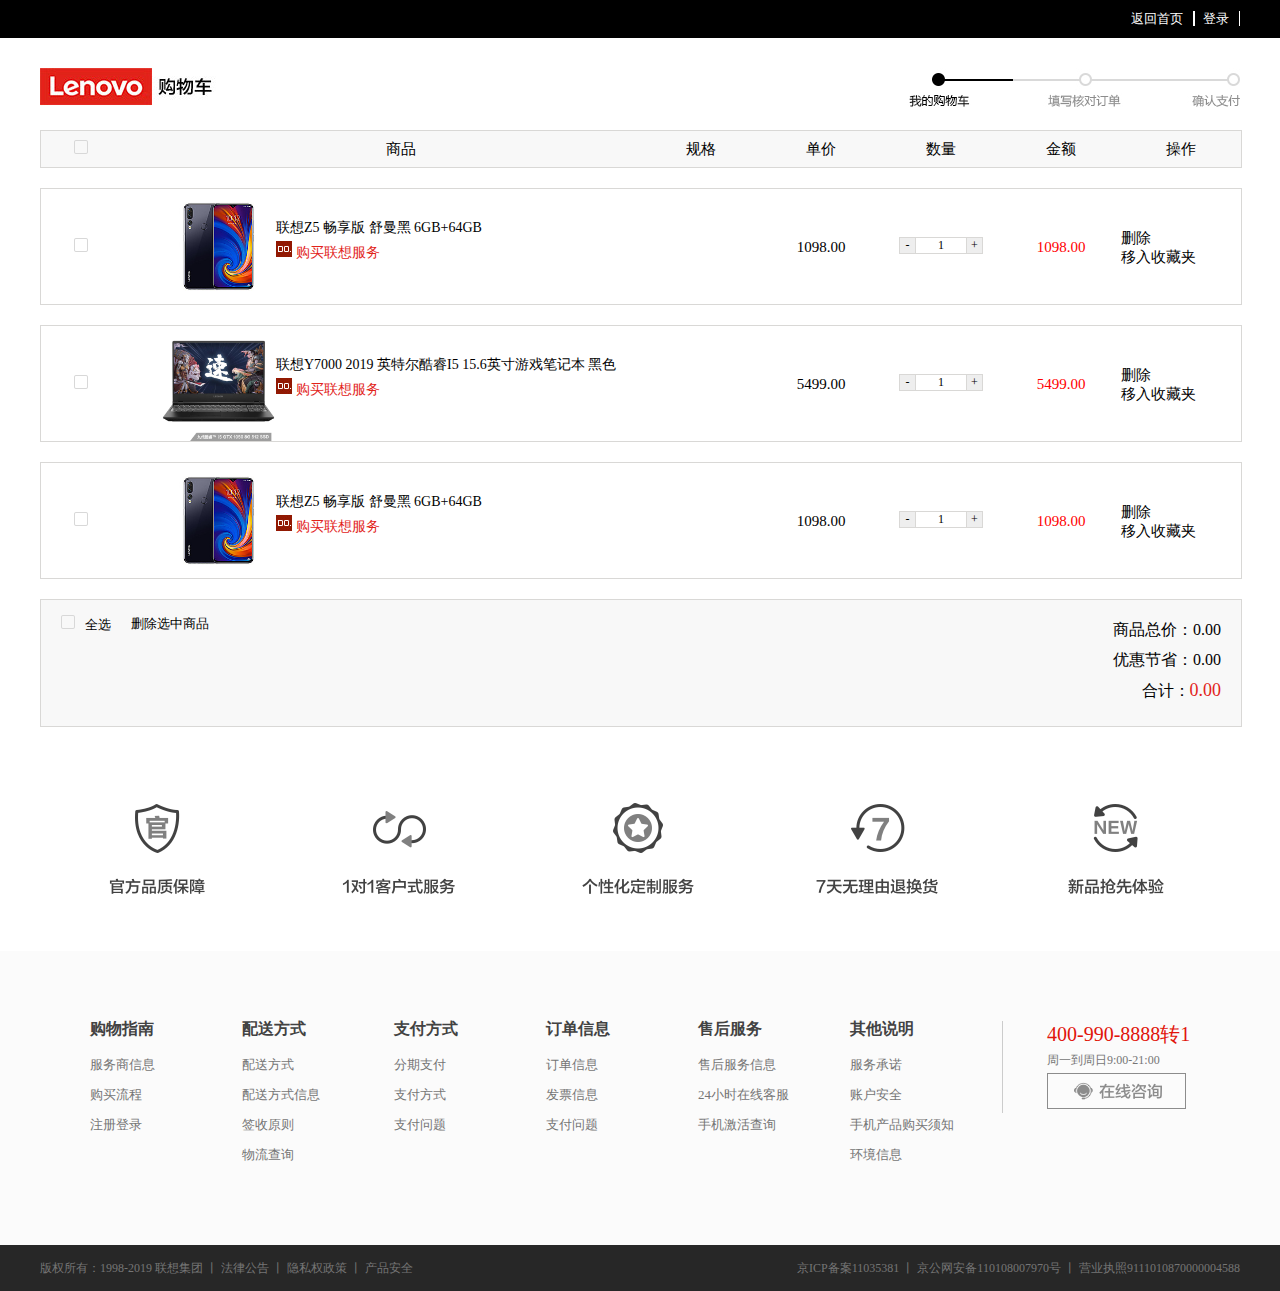
<file: html/buycar.html>
<!DOCTYPE html>
<html>
<head>
	<title>购物车</title>
	<meta charset="utf-8">
	<link rel="stylesheet" type="text/css" href="../css/cssreset.css">
	<link rel="stylesheet" type="text/css" href="../css/buycar.css">
	<link rel="stylesheet" type="text/css" href="../css/vip.css">
	<link rel="shortcut icon" href="../images/favicon.ico">
	<script type="text/javascript" src="../js/jquery-1.11.1.js"></script>
	<script type="text/javascript" src="../js/buycar.js"></script>
</head>
<body>
	<header>
		<div class="head container">
			<span class="head-gobalck"><a href="../index.html">返回首页</a></span>
			<span class="head-dl">登录</span>
		</div>
	</header>
	<section>
		<div class="container">
			<div class="sec-head clearfix">
				<img src="../images/pic-13.jpg">
				<img src="../images/pic-12.jpg">
			</div>
			<div class="sec-form clearfix">
				<div class="sec-form-chose">
					<span class="sec-form-choseicon"></span>
				</div>
				<div class="sec-form-goods">
					商品
				</div>
				<div class="sec-form-norms">
					规格
				</div>
				<div class="sec-form-price">
					单价
				</div>
				<div class="sec-form-number">
					数量
				</div>
				<div class="sec-form-money">
					金额
				</div>
				<div class="sec-form-do">
					操作
				</div>
			</div>
			<div class="hid-form">
				<span class="hid-form-img"></span>
				<span class="hid-form-tit">您的购物车内暂无商品，您可以</span>
				<span class="hid-form-chose"><a href="../html/shop.html" class="hid-form-chose-but">选购商品</a></span>
			</div>
			<div class="product-form clearfix">
				<div class="product-form-chose">
					<span class="product-form-choseicon"></span>
				</div>
				<div class="product-form-goods clearfix">
					<img src="../images/phoneblack.jpg" class="p-f-g-img">
					<div class="p-f-g-wenzi">
						<p class="p-f-g-tit">联想Z5 畅享版 舒曼黑 6GB+64GB</p>
						<p class="p-f-g-test"><span><img src="../images/lenovo_icon.jpg"></span>购买联想服务</p>
					</div>
					
				</div>
				<div class="product-form-norms">
					&nbsp;
				</div>
				<div class="product-form-price">
					1098.00
				</div>
				<div class="product-form-number">
					<div class="p-f-n-box clearfix">
						<span class="p-f-n-b-del">-</span><span class="p-f-n-b-num">1</span><span class="p-f-n-b-add">+</span>
					</div>
				</div>
				<div class="product-form-money">
					1098.00
				</div>
				<div class="product-form-do">
					<span class="product-del">删除</span><br>
					<span class="product-collect">移入收藏夹</span>
					<div class="product-warn-box">
						<p class="warn-box-tit">删除操作</p>
						<div class="warn-box-sec">
							<img src="../images/warn.png" class="w-b-s-img">
							<p class="w-b-s-tit">提示</p>
							<p class="w-b-s-text">确认删除吗？</p>
						</div>
						<div class="warn-box-but">
							<span class="warn-box-but-sure">确认</span>
							<span class="warn-box-but-cancle">取消</span>
						</div>
						<span class="warn-box-close"><img src="../images/close.png"></span>
					</div>
				</div>
			</div>
			<div class="product-form clearfix">
				<div class="product-form-chose">
					<span class="product-form-choseicon"></span>
				</div>
				<div class="product-form-goods clearfix">
					<img src="../images/YERfB69ElT1RnXJqHoK08rngH-4939.jpg" class="p-f-g-img">
					<div class="p-f-g-wenzi">
						<p class="p-f-g-tit">联想Y7000 2019 英特尔酷睿I5 15.6英寸游戏笔记本 黑色</p>
						<p class="p-f-g-test"><span><img src="../images/lenovo_icon.jpg"></span>购买联想服务</p>
					</div>
					
				</div>
				<div class="product-form-norms">
					&nbsp;
				</div>
				<div class="product-form-price">
					5499.00
				</div>
				<div class="product-form-number">
					<div class="p-f-n-box clearfix">
						<span class="p-f-n-b-del">-</span><span class="p-f-n-b-num">1</span><span class="p-f-n-b-add">+</span>
					</div>
				</div>
				<div class="product-form-money">
					5499.00
				</div>
				<div class="product-form-do">
					<span class="product-del">删除</span><br>
					<span class="product-collect">移入收藏夹</span>
					<div class="product-warn-box">
						<p class="warn-box-tit">删除操作</p>
						<div class="warn-box-sec">
							<img src="../images/warn.png" class="w-b-s-img">
							<p class="w-b-s-tit">提示</p>
							<p class="w-b-s-text">确认删除吗？</p>
						</div>
						<div class="warn-box-but">
							<span class="warn-box-but-sure">确认</span>
							<span class="warn-box-but-cancle">取消</span>
						</div>
						<span class="warn-box-close"><img src="../images/close.png"></span>
					</div>
				</div>
			</div>
			<div class="product-form clearfix">
				<div class="product-form-chose">
					<span class="product-form-choseicon"></span>
				</div>
				<div class="product-form-goods clearfix">
					<img src="../images/phoneblack.jpg" class="p-f-g-img">
					<div class="p-f-g-wenzi">
						<p class="p-f-g-tit">联想Z5 畅享版 舒曼黑 6GB+64GB</p>
						<p class="p-f-g-test"><span><img src="../images/lenovo_icon.jpg"></span>购买联想服务</p>
					</div>
					
				</div>
				<div class="product-form-norms">
					&nbsp;
				</div>
				<div class="product-form-price">
					1098.00
				</div>
				<div class="product-form-number">
					<div class="p-f-n-box clearfix">
						<span class="p-f-n-b-del">-</span><span class="p-f-n-b-num">1</span><span class="p-f-n-b-add">+</span>
					</div>
				</div>
				<div class="product-form-money">
					1098.00
				</div>
				<div class="product-form-do">
					<span class="product-del">删除</span><br>
					<span class="product-collect">移入收藏夹</span>
					<div class="product-warn-box">
						<p class="warn-box-tit">删除操作</p>
						<div class="warn-box-sec clearfix">
							<img src="../images/warn.png" class="w-b-s-img">
							<p class="w-b-s-tit">提示</p>
							<p class="w-b-s-text">确认删除吗？</p>
						</div>
						<div class="warn-box-but clearfix">
							<span class="warn-box-but-sure">确认</span>
							<span class="warn-box-but-cancle">取消</span>
						</div>
						<span class="warn-box-close"><img src="../images/close.png"></span>
					</div>
				</div>
			</div>
			<div class="add-form clearfix">
				<div class="add-form-chose">
					<span class="add-form-choseicon sec-form-chose"></span>全选
				</div>
				<div class="add-form-del">
					删除选中商品
				</div>
				<div class="add-form-money">
					<p class="add-form-money-p1">商品总价：<span class="shop-money">0.00</span></p>
					<p class="add-form-money-p2">优惠节省：<span class="cheap-money">0.00</span></p>
					<p class="add-form-money-p3">合计：<span class="all-money">0.00</span></p>
				</div>
				<div class="product-warn-box warningbox">
					<p class="warn-box-tit">删除操作</p>
					<div class="warn-box-sec clearfix">
						<img src="../images/warn.png" class="w-b-s-img">
						<p class="w-b-s-tit">提示</p>
						<p class="w-b-s-text">确认删除吗？</p>
					</div>
					<div class="warn-box-but clearfix">
						<span class="warn-box-but-sure2">确认</span>
						<span class="warn-box-but-cancle">取消</span>
					</div>
					<span class="warn-box-close"><img src="../images/close.png"></span>
				</div>
				<div class="warningbox2 clearfix">
					<img src="../images/information.png">
					<p>您没有选择商品</p>
				</div>
			</div>
		</div>
	</section>
	<div class="footer-link-img">
		<div class="container">
			<img src="../images/8359a28f-9cce-463d-aaf5-b3c7148872f7.png" class="footer-img">
		</div>
	</div>
	<div class="footer-nav">
		<div class="container clearfix">
			<dl class="footer-nav-list">
				<dt>购物指南</dt>
				<dd><a href="#">服务商信息</a></dd>
				<dd><a href="#">购买流程</a></dd>
				<dd><a href="#">注册登录</a></dd>
			</dl>
			<dl class="footer-nav-list">
				<dt>配送方式</dt>
				<dd><a href="#">配送方式</a></dd>
				<dd><a href="#">配送方式信息</a></dd>
				<dd><a href="#">签收原则</a></dd>
				<dd><a href="#">物流查询</a></dd>
			</dl>
			<dl class="footer-nav-list">
				<dt>支付方式</dt>
				<dd><a href="#">分期支付</a></dd>
				<dd><a href="#">支付方式</a></dd>
				<dd><a href="#">支付问题</a></dd>
			</dl>
			<dl class="footer-nav-list">
				<dt>订单信息</dt>
				<dd><a href="#">订单信息</a></dd>
				<dd><a href="#">发票信息</a></dd>
				<dd><a href="#">支付问题</a></dd>
			</dl>
			<dl class="footer-nav-list">
				<dt>售后服务</dt>
				<dd><a href="#">售后服务信息</a></dd>
				<dd><a href="#">24小时在线客服</a></dd>
				<dd><a href="#">手机激活查询</a></dd>
			</dl>
			<dl class="footer-nav-list">
				<dt>其他说明</dt>
				<dd><a href="#">服务承诺</a></dd>
				<dd><a href="#">账户安全</a></dd>
				<dd><a href="#">手机产品购买须知</a></dd>
				<dd><a href="#">环境信息</a></dd>
			</dl>
			<div class="footer-call">
				<p class="call-number">400-990-8888转1</p>
				<p class="call-time">周一到周日9:00-21:00</p>
				<span class="footer-call-img"></span>
			</div>
		</div>
	</div>
	<footer class="clearfix">
		<div class="container clearfix">
			<p class="copya">版权所有：1998-2019 <a href="#">联想集团</a> 丨 <a href="#">法律公告</a> 丨 <a href="#">隐私权政策</a> 丨 <a href="#">产品安全</a></p>
			<p class="copyb"><a href="#">京ICP备案11035381</a> 丨 京公网安备110108007970号 丨 营业执照9111010870000004588</p>
		</div>
	</footer>
	<div class="vip">
		<div class="vip-body">
			<div class="user-phone">
				<h3 class="vip-title">联想会员登录</h3>
				<form>
					<input type="text" name="" placeholder="邮箱/手机号码" class="phoennumber"><br>
					<input type="password" name="" placeholder="密码"><br>
					<input type="checkbox" name="">自动登录<br>	
					<input type="submit" name="" value="登录"><br>
					<span class="vip-left">手机验证码快捷登录</span>
					<span class="vip-right"><a href="#">立即注册丨忘记密码？</a></span>
				</form>
				<div class="vip-else">
					<p class="vip-else-title">其他登录方式</p>
					<span class="vip-qq"><img src="../images/qq.png"></span>
					<span class="vip-wb"><img src="../images/weibo.png"></span>
					<span class="vip-wx"><img src="../images/weixin.png"></span>
					<span class="vip-zfb"><img src="../images/zhifubao.png"></span>
				</div>
			</div>
			<span class="vip-ewm">
				<img src="../images/qrcode.png">
			</span>
			<span class="vip-saoma">
				<i class="xx"></i>
				扫码登录更安全
			</span>
			<span class="jiao"></span>
			<span class="jiao2"></span>
			<span class="vip-close">
				<img src="../images/icon-close.png">
			</span>
		</div>
	</div>	
</body>
</html>
</file>
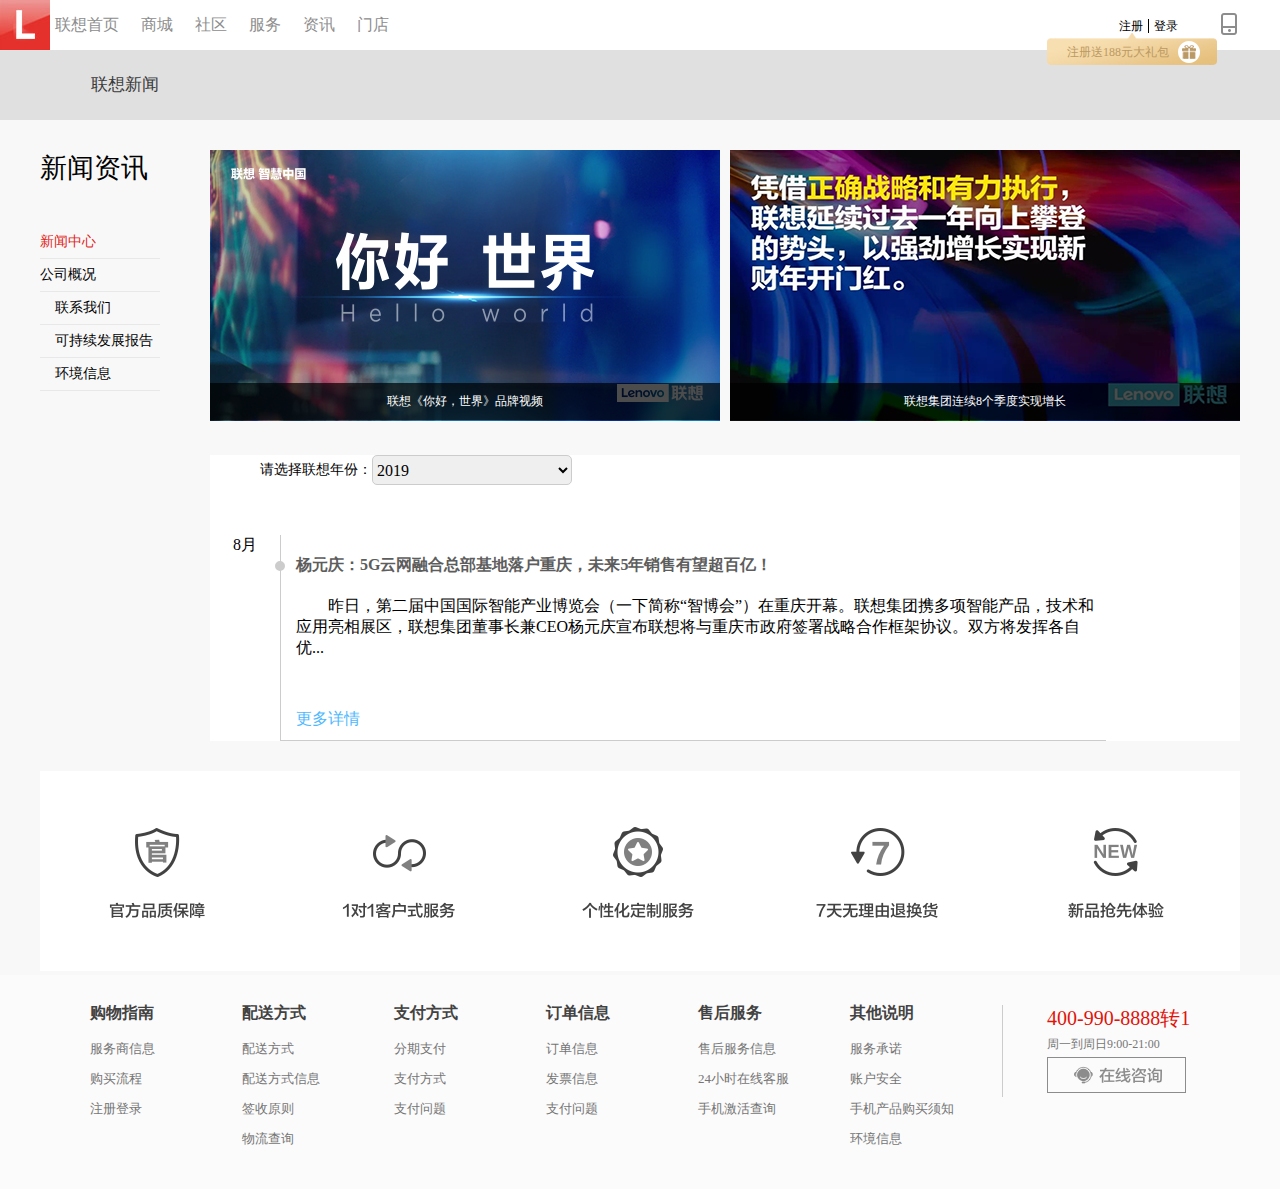
<file: html/news.html>
<!DOCTYPE html>
<html>
<head>
	<title>联想资讯</title>
	<meta charset="utf-8">
	<link rel="stylesheet" type="text/css" href="../css/cssreset.css">
	<link rel="stylesheet" type="text/css" href="../css/news.css">
	<link rel="stylesheet" type="text/css" href="../css/vip.css">
	<link rel="shortcut icon" href="../images/favicon.ico">
	<script type="text/javascript" src="../js/jquery-1.11.1.js"></script>
	<script type="text/javascript" src="../js/news.js"></script>
</head>
<body bgcolor="#f8f8f8">
	<header class="clearfix">
		<h1 class="logo"><img src="../images/2d4534f6-29f3-4a05-8e68-97d9904c7bd2.png" class="logo-img">
			<img src="../images/4879b596-0b39-4534-bcc8-a50693fe825e.jpg" class="logo-img2">
		</h1>
		<div class="container">
			<ul class="nav">
				<li><a href="../index.html">联想首页</a></li>
				<li><a href="shop.html">商城</a></li>
				<li><a href="#">社区</a></li>
				<li><a href="#">服务</a></li>
				<li><a href="#">资讯</a></li>
				<li><a href="#">门店</a></li>
			</ul>
			<span class="nav-phone">
				<img src="../images/c8f87ce8-1e14-4bb3-854e-f86af0f07072.png">
			</span>
			<span class="nav-dl">
				<a href="#">登录</a>
			</span>
			<span class="nav-zc">
				<a href="regist.html">注册</a>
				<span class="nav-regist">
					<a href="regist.html">注册送188元大礼包</a>
					<img src="../images/fbd80d7a-1078-42cd-9558-53e374aada77.png">
				</span>
			</span>
		</div>
	</header>
	<div class="header2">
		<div class="container clearfix">
			<ul class="header2-nav clearfix">
				<li><a href="#">联想新闻</a></li>
				<li><a href="#">&nbsp;</a></li>
				<li><a href="#">&nbsp;</a></li>
				<li><a href="#">&nbsp;</a></li>
				<li><a href="#">&nbsp;</a></li>
				<li><a href="#">&nbsp;</a></li>
				<li>
					<div class="header2-nav-hid-sreach">
						<span class="nav-phone">
							<img src="../images/c8f87ce8-1e14-4bb3-854e-f86af0f07072.png">
						</span>
						<span class="nav-dl">
							<a href="index.html">登录</a>
						</span>
						<span class="nav-zc">
							<a href="regist.html">注册</a>
							<span class="nav-regist">
								<a href="regist.html">注册送188元大礼包</a>
								<img src="../images/fbd80d7a-1078-42cd-9558-53e374aada77.png">
							</span>
						</span>
					</div>
				</li>
			</ul>
		</div>
	</div>
	<section>
		<div class="container clearfix">
			<div class="sec-left">
				<h3 class="sec-left-tit">新闻资讯</h3>
				<dl class="sec-left-nav">
					<dt class="sec-left-navtit">新闻中心</dt>
					<dt class="sec-left-navtit">公司概况</dt>
					<dd class="sec-left-navtest">联系我们</dd>
					<dd class="sec-left-navtest">可持续发展报告</dd>
					<dd class="sec-left-navtest">环境信息</dd>
				</dl>
			</div>
			<div class="sec-right">
				<ul class="sec-right-imgbox clearfix">
					<li class="sec-right-imgbox-li">
						<img src="../images/a7d3f563-460e-487f-8312-f41728648be1.jpg" class="sec-right-imgbox-img">
						<p class="sec-right-imgbox-p">联想《你好，世界》品牌视频</p>
					</li>
					<li class="sec-right-imgbox-li">
						<img src="../images/ab4111f7-7888-4017-b7e7-82c4a69bd656.jpg" class="sec-right-imgbox-img">
						<p class="sec-right-imgbox-p">联想集团连续8个季度实现增长</p>
					</li>
				</ul>
				<div class="news">
					<div class="years clearfix">
						<p class="years-tit">请选择联想年份：</p>
						<select class="years-biao">
							<option>2019</option>
							<option>2018</option>
							<option>2017</option>
						</select>
					</div>
					<div class="news-test clearfix">
						<div class="news-test-mouth">
							8月
						</div>
						<div class="news-test-test">
							<h3 class="news-test-tit">杨元庆：5G云网融合总部基地落户重庆，未来5年销售有望超百亿！</h3>
							<p class="news-test-text">昨日，第二届中国国际智能产业博览会（一下简称“智博会”）在重庆开幕。联想集团携多项智能产品，技术和应用亮相展区，联想集团董事长兼CEO杨元庆宣布联想将与重庆市政府签署战略合作框架协议。双方将发挥各自优...</p>
							<span class="news-test-more"><a href="#">更多详情</a></span>
							<span class="news-test-dot"></span>
						</div>
					</div>
				</div>
			</div>
		</div>
	</section>
	<div class="footer-link-img">
		<div class="container">
			<img src="../images/8359a28f-9cce-463d-aaf5-b3c7148872f7.png" class="footer-img">
		</div>
	</div>
	<div class="footer-nav">
		<div class="container clearfix">
			<dl class="footer-nav-list">
				<dt>购物指南</dt>
				<dd><a href="#">服务商信息</a></dd>
				<dd><a href="#">购买流程</a></dd>
				<dd><a href="#">注册登录</a></dd>
			</dl>
			<dl class="footer-nav-list">
				<dt>配送方式</dt>
				<dd><a href="#">配送方式</a></dd>
				<dd><a href="#">配送方式信息</a></dd>
				<dd><a href="#">签收原则</a></dd>
				<dd><a href="#">物流查询</a></dd>
			</dl>
			<dl class="footer-nav-list">
				<dt>支付方式</dt>
				<dd><a href="#">分期支付</a></dd>
				<dd><a href="#">支付方式</a></dd>
				<dd><a href="#">支付问题</a></dd>
			</dl>
			<dl class="footer-nav-list">
				<dt>订单信息</dt>
				<dd><a href="#">订单信息</a></dd>
				<dd><a href="#">发票信息</a></dd>
				<dd><a href="#">支付问题</a></dd>
			</dl>
			<dl class="footer-nav-list">
				<dt>售后服务</dt>
				<dd><a href="#">售后服务信息</a></dd>
				<dd><a href="#">24小时在线客服</a></dd>
				<dd><a href="#">手机激活查询</a></dd>
			</dl>
			<dl class="footer-nav-list">
				<dt>其他说明</dt>
				<dd><a href="#">服务承诺</a></dd>
				<dd><a href="#">账户安全</a></dd>
				<dd><a href="#">手机产品购买须知</a></dd>
				<dd><a href="#">环境信息</a></dd>
			</dl>
			<div class="footer-call">
				<p class="call-number">400-990-8888转1</p>
				<p class="call-time">周一到周日9:00-21:00</p>
				<span class="footer-call-img"></span>
			</div>
		</div>
	</div>
	<div class="vip">
		<div class="vip-body">
			<div class="user-phone">
				<h3 class="vip-title">联想会员登录</h3>
				<form>
					<input type="text" name="" placeholder="邮箱/手机号码" class="phoennumber"><br>
					<input type="password" name="" placeholder="密码"><br>
					<input type="checkbox" name="">自动登录<br>	
					<input type="submit" name="" value="登录"><br>
					<span class="vip-left">手机验证码快捷登录</span>
					<span class="vip-right"><a href="#">立即注册丨忘记密码？</a></span>
				</form>
				<div class="vip-else">
					<p class="vip-else-title">其他登录方式</p>
					<span class="vip-qq"><img src="../images/qq.png"></span>
					<span class="vip-wb"><img src="../images/weibo.png"></span>
					<span class="vip-wx"><img src="../images/weixin.png"></span>
					<span class="vip-zfb"><img src="../images/zhifubao.png"></span>
				</div>
			</div>
			<span class="vip-ewm">
				<img src="../images/qrcode.png">
			</span>
			<span class="vip-saoma">
				<i class="xx"></i>
				扫码登录更安全
			</span>
			<span class="jiao"></span>
			<span class="jiao2"></span>
			<span class="vip-close">
				<img src="../images/icon-close.png">
			</span>
		</div>
	</div>	
</body>
</html>
</file>
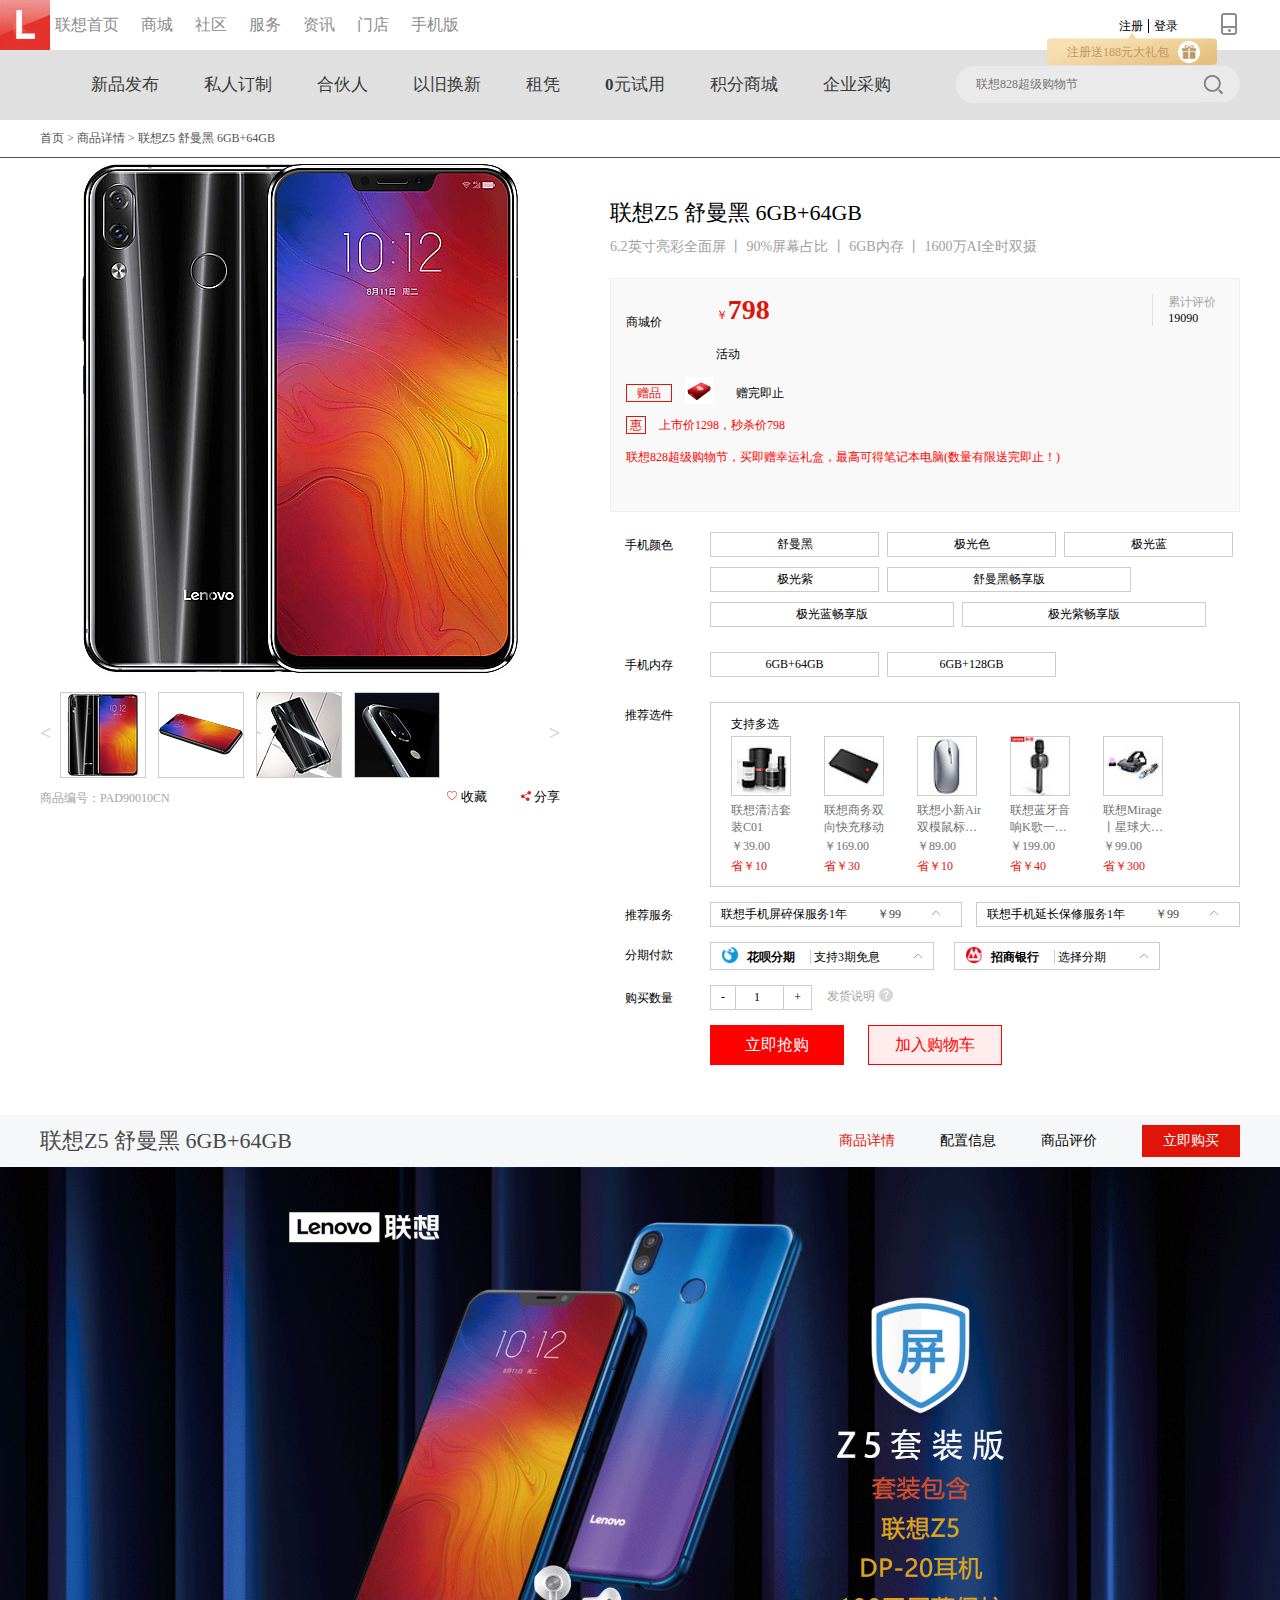
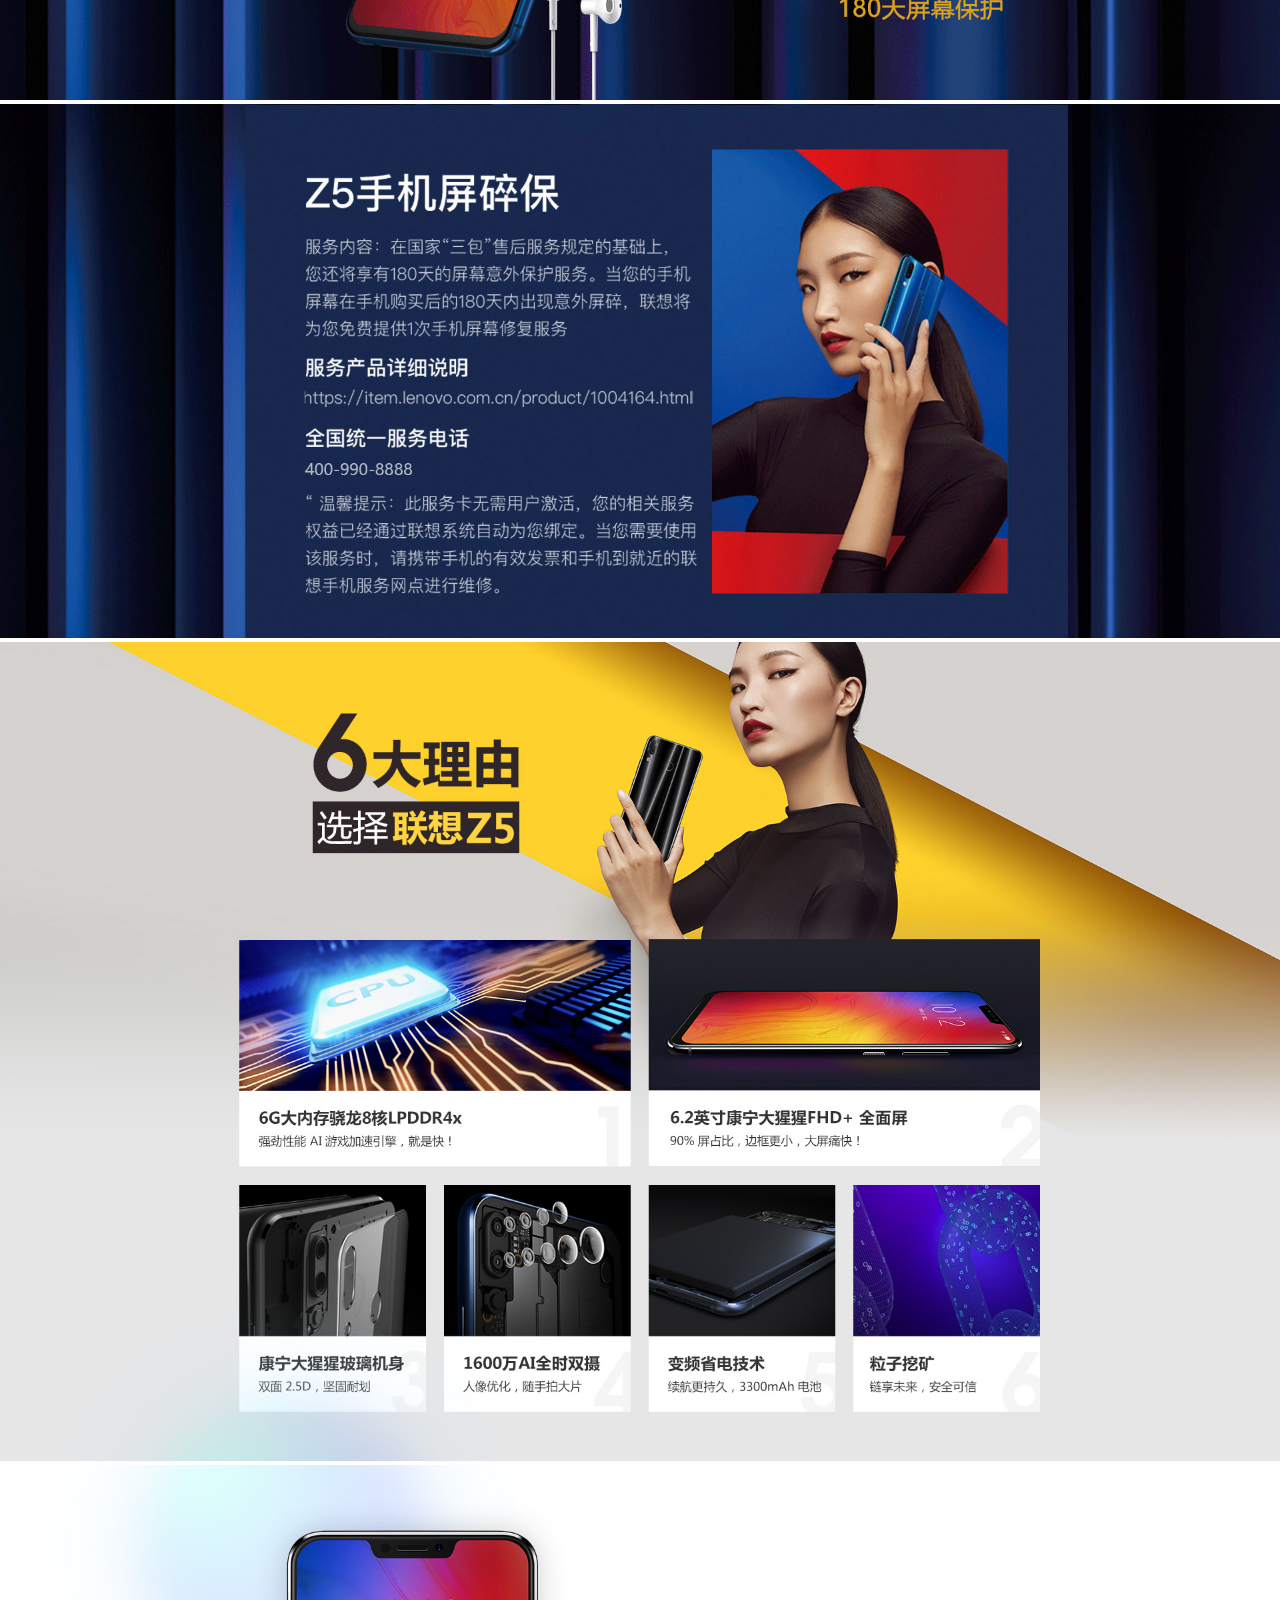
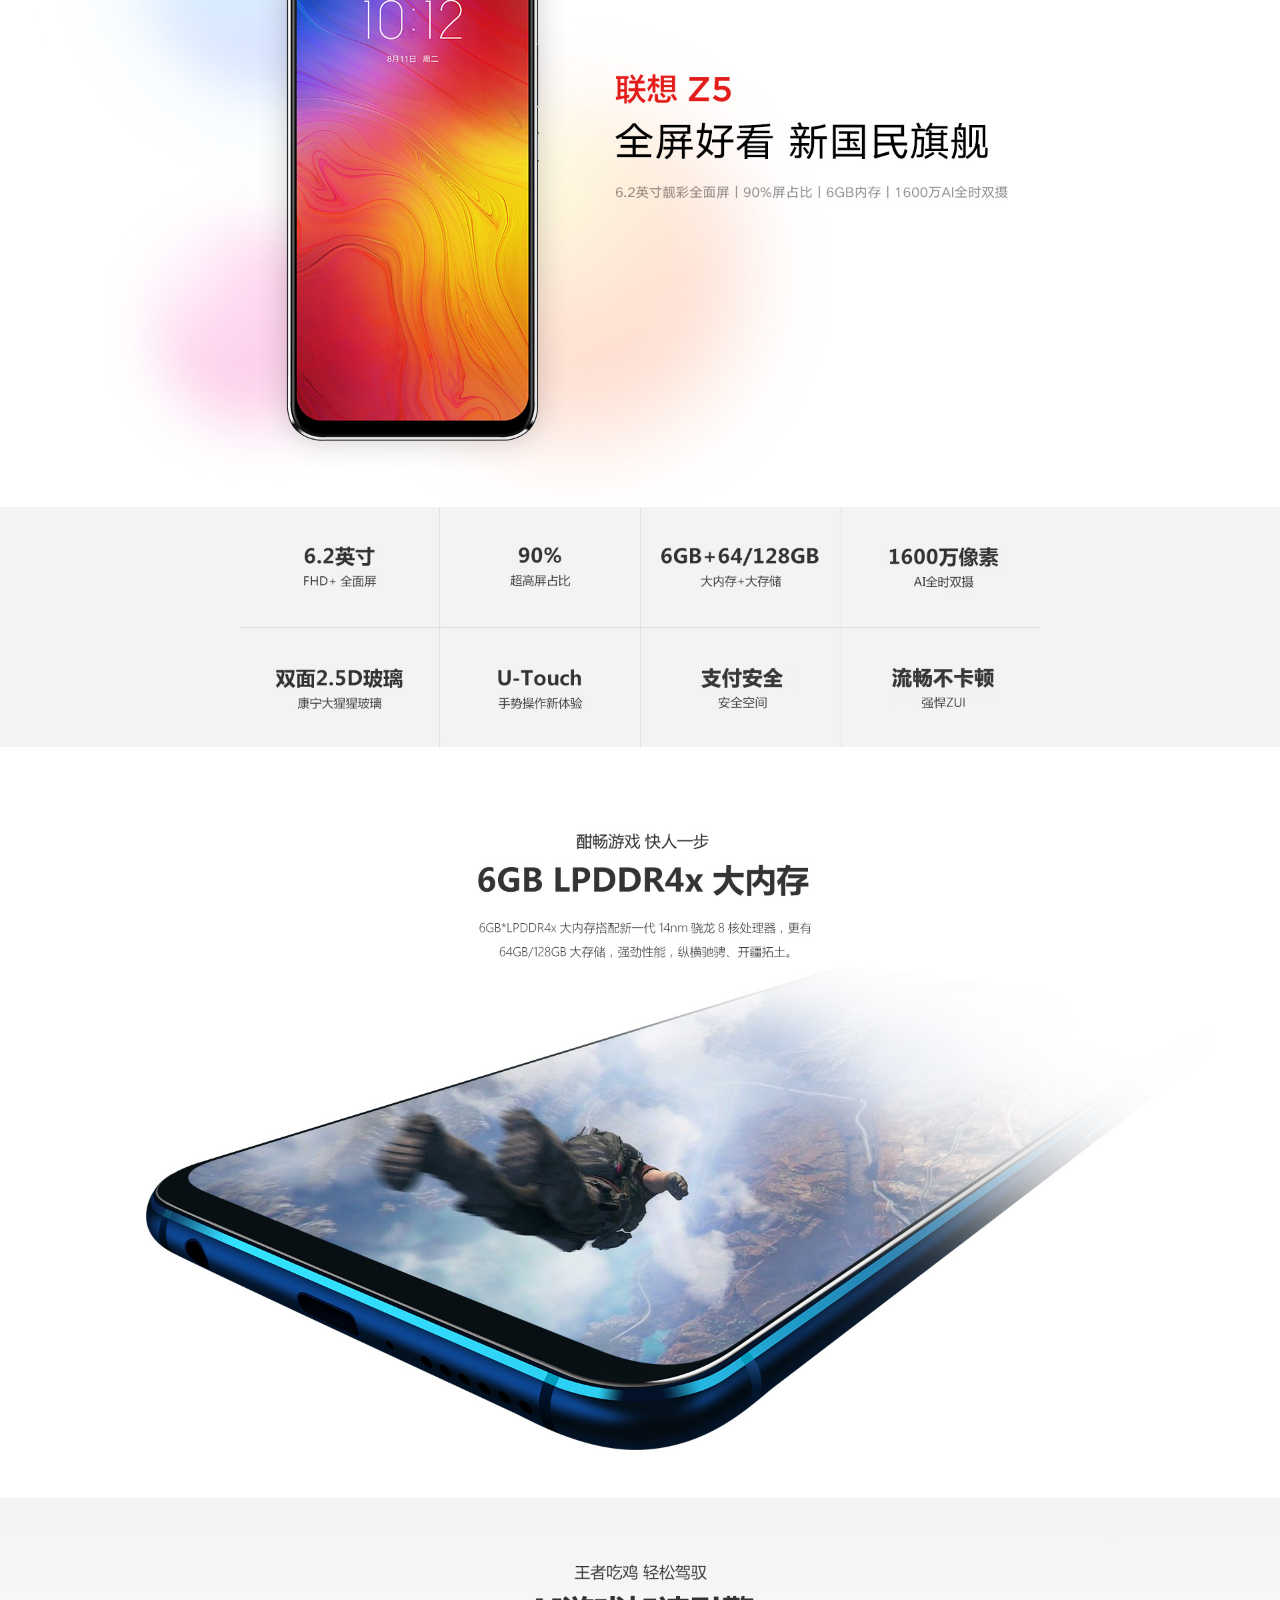
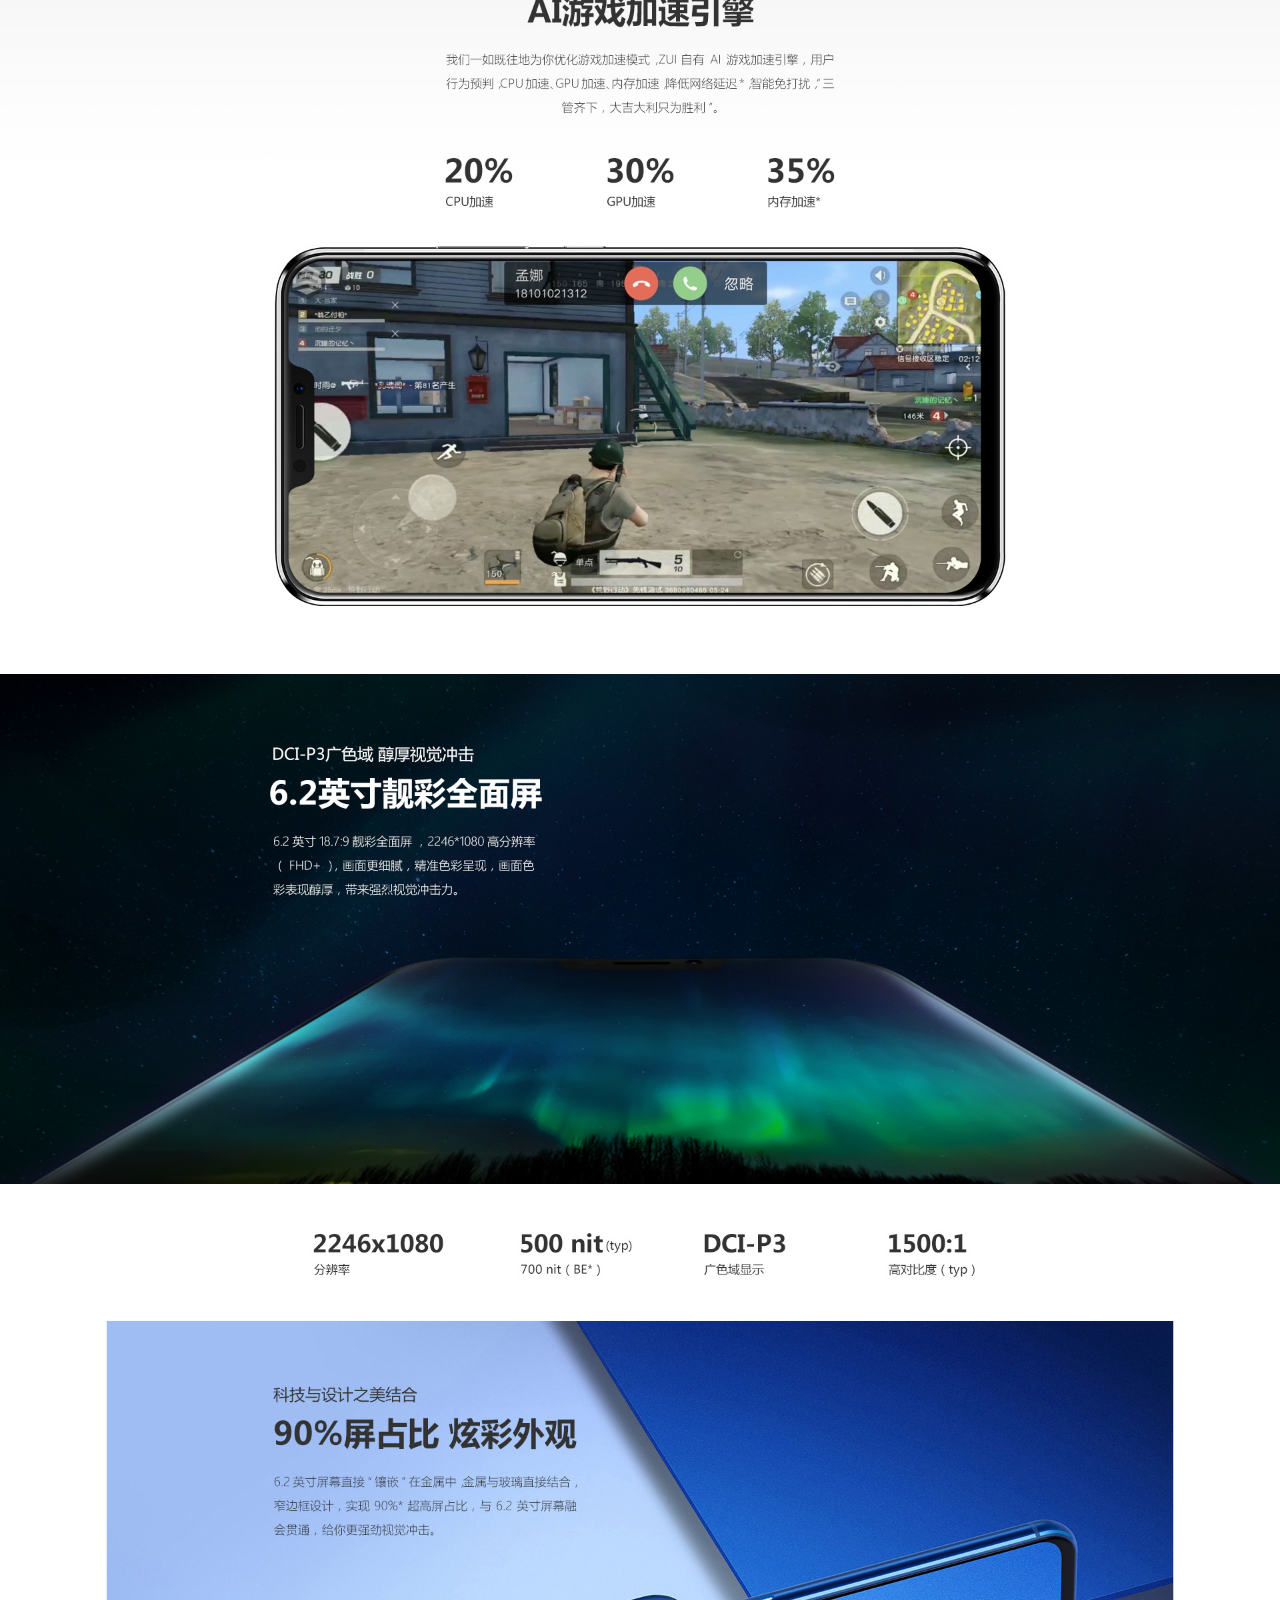
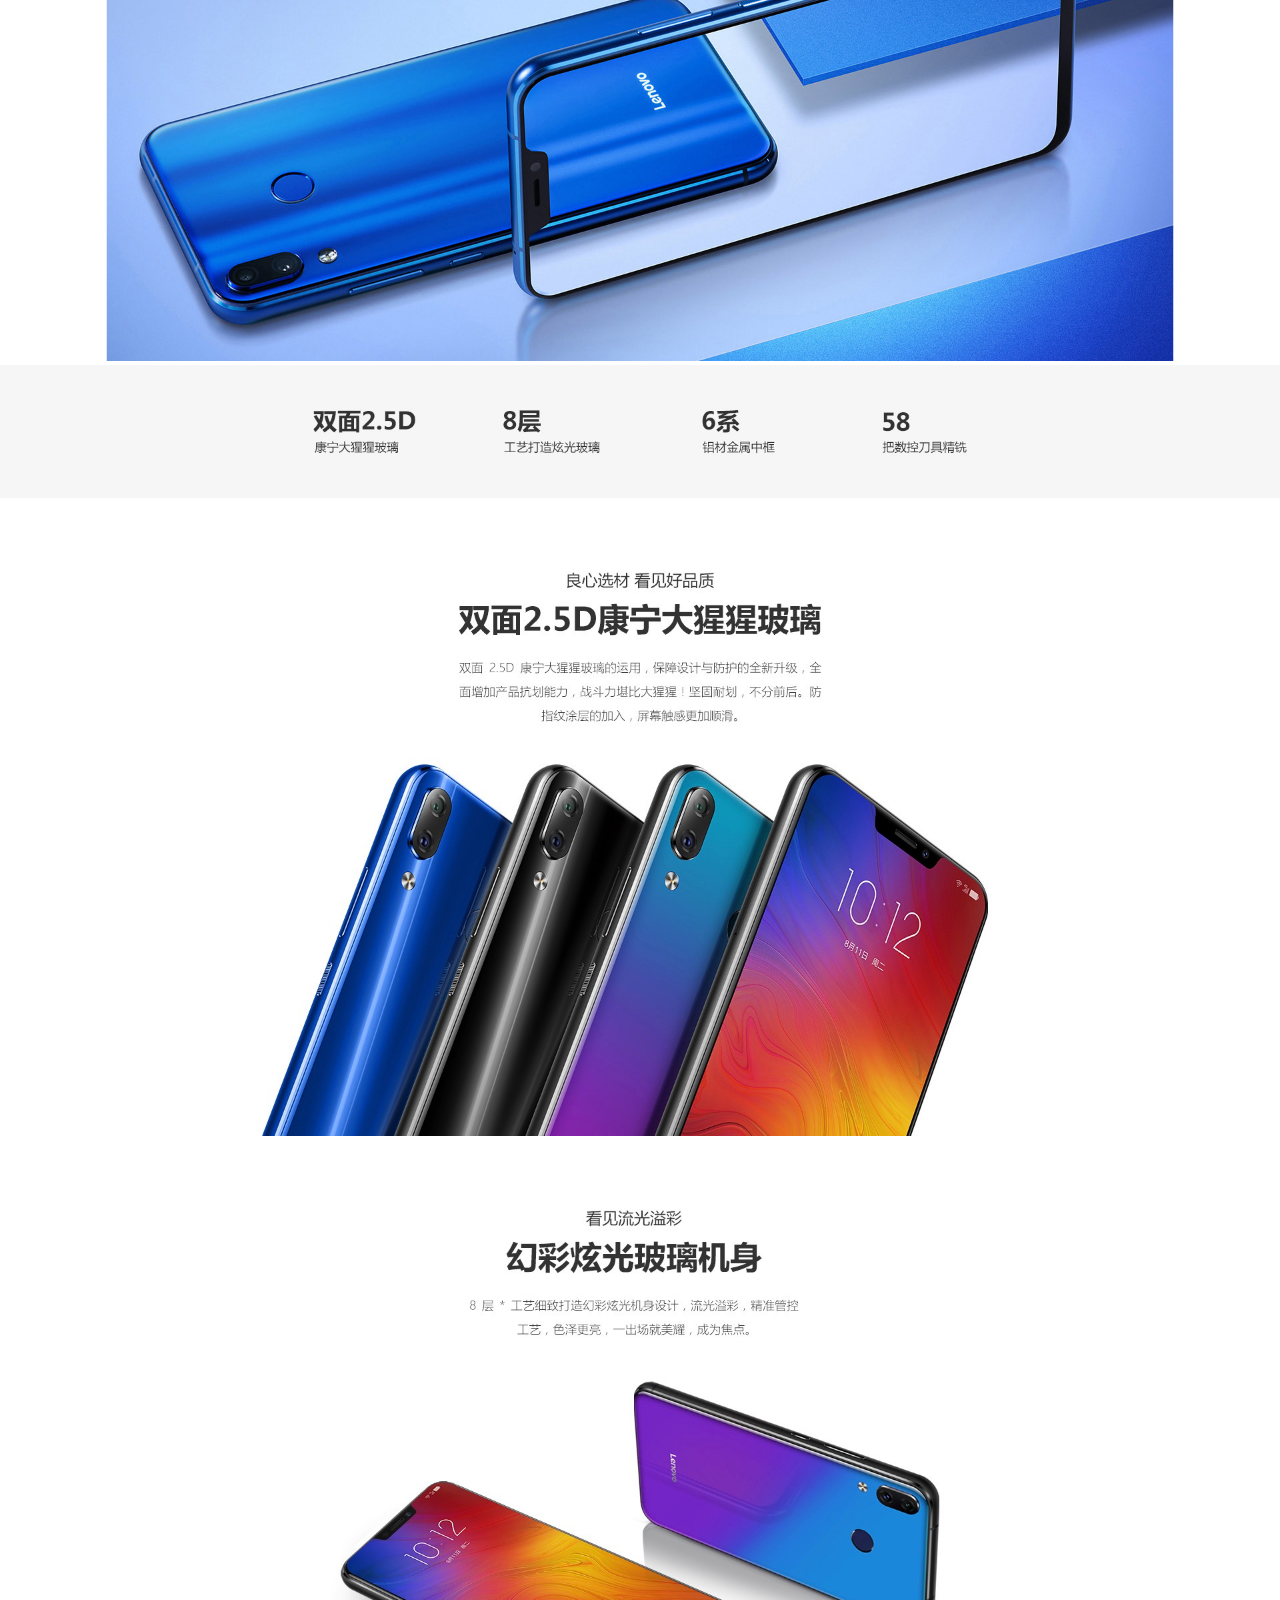
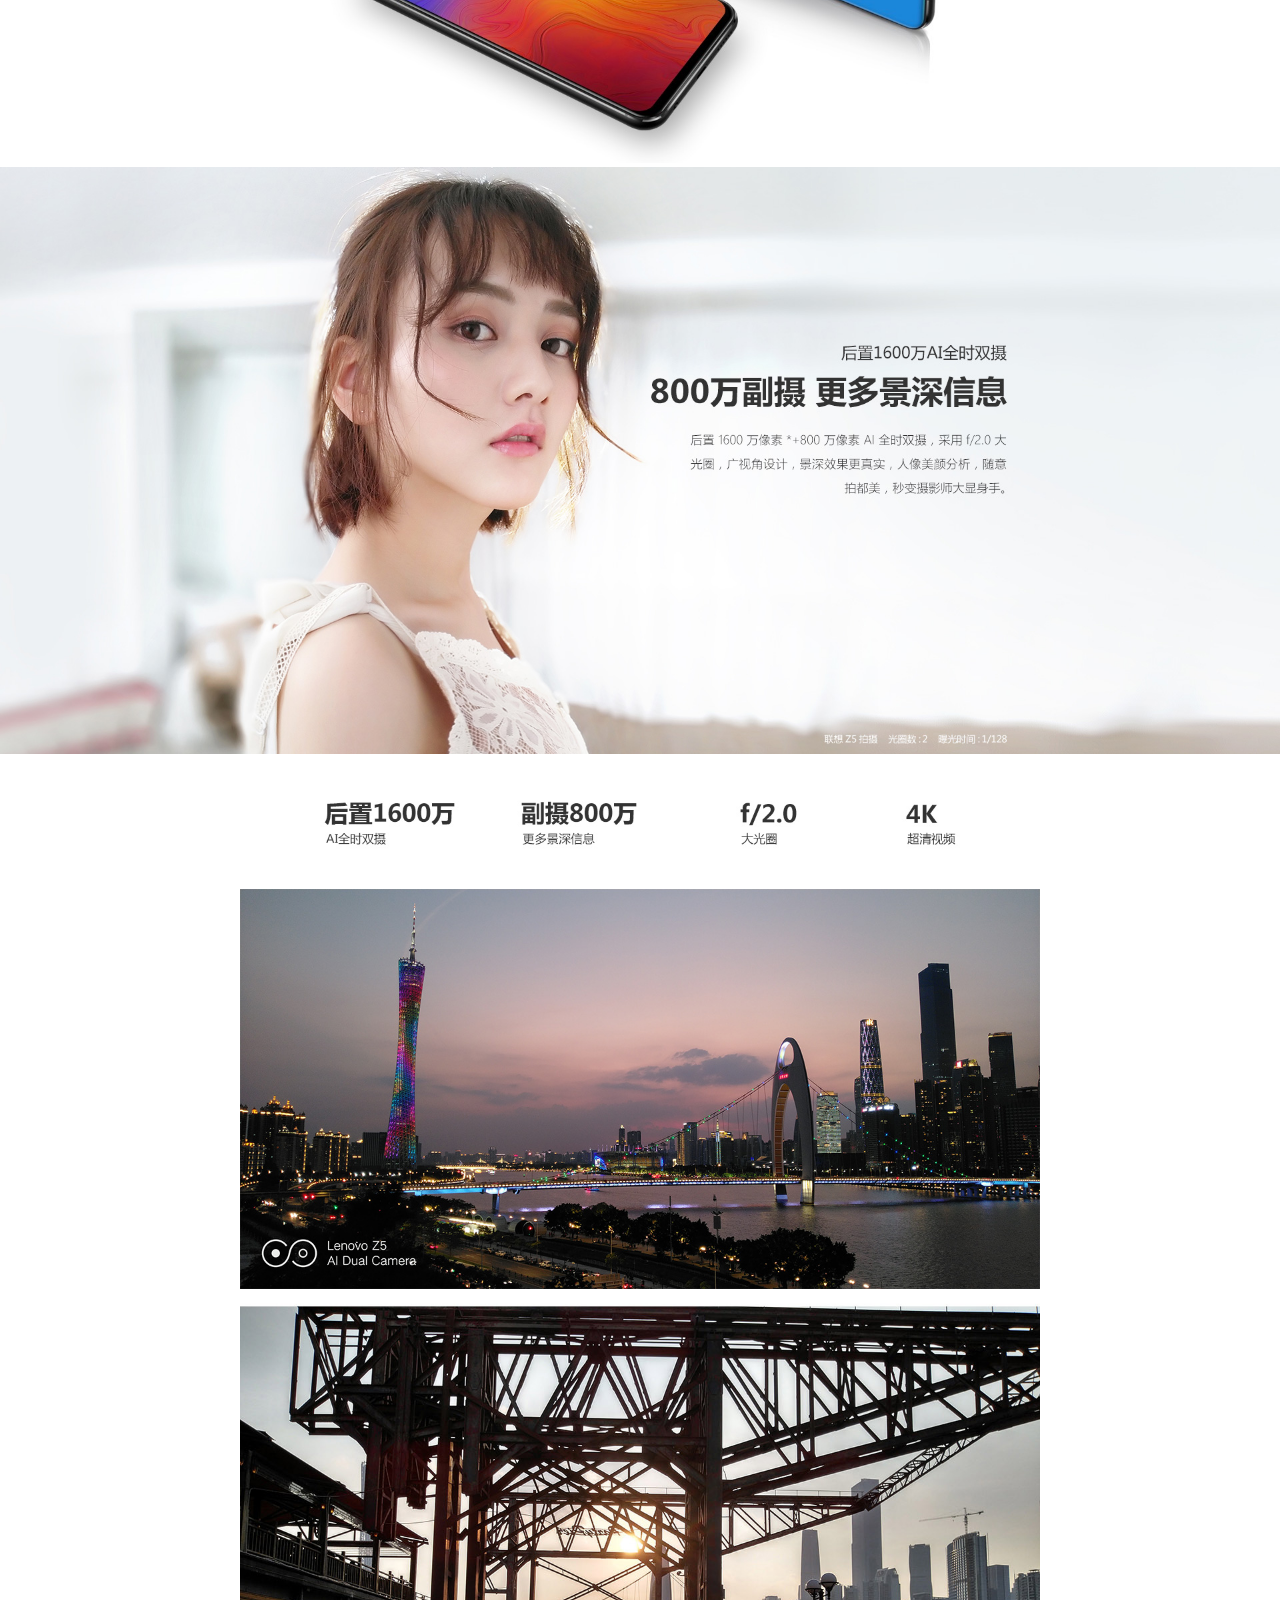
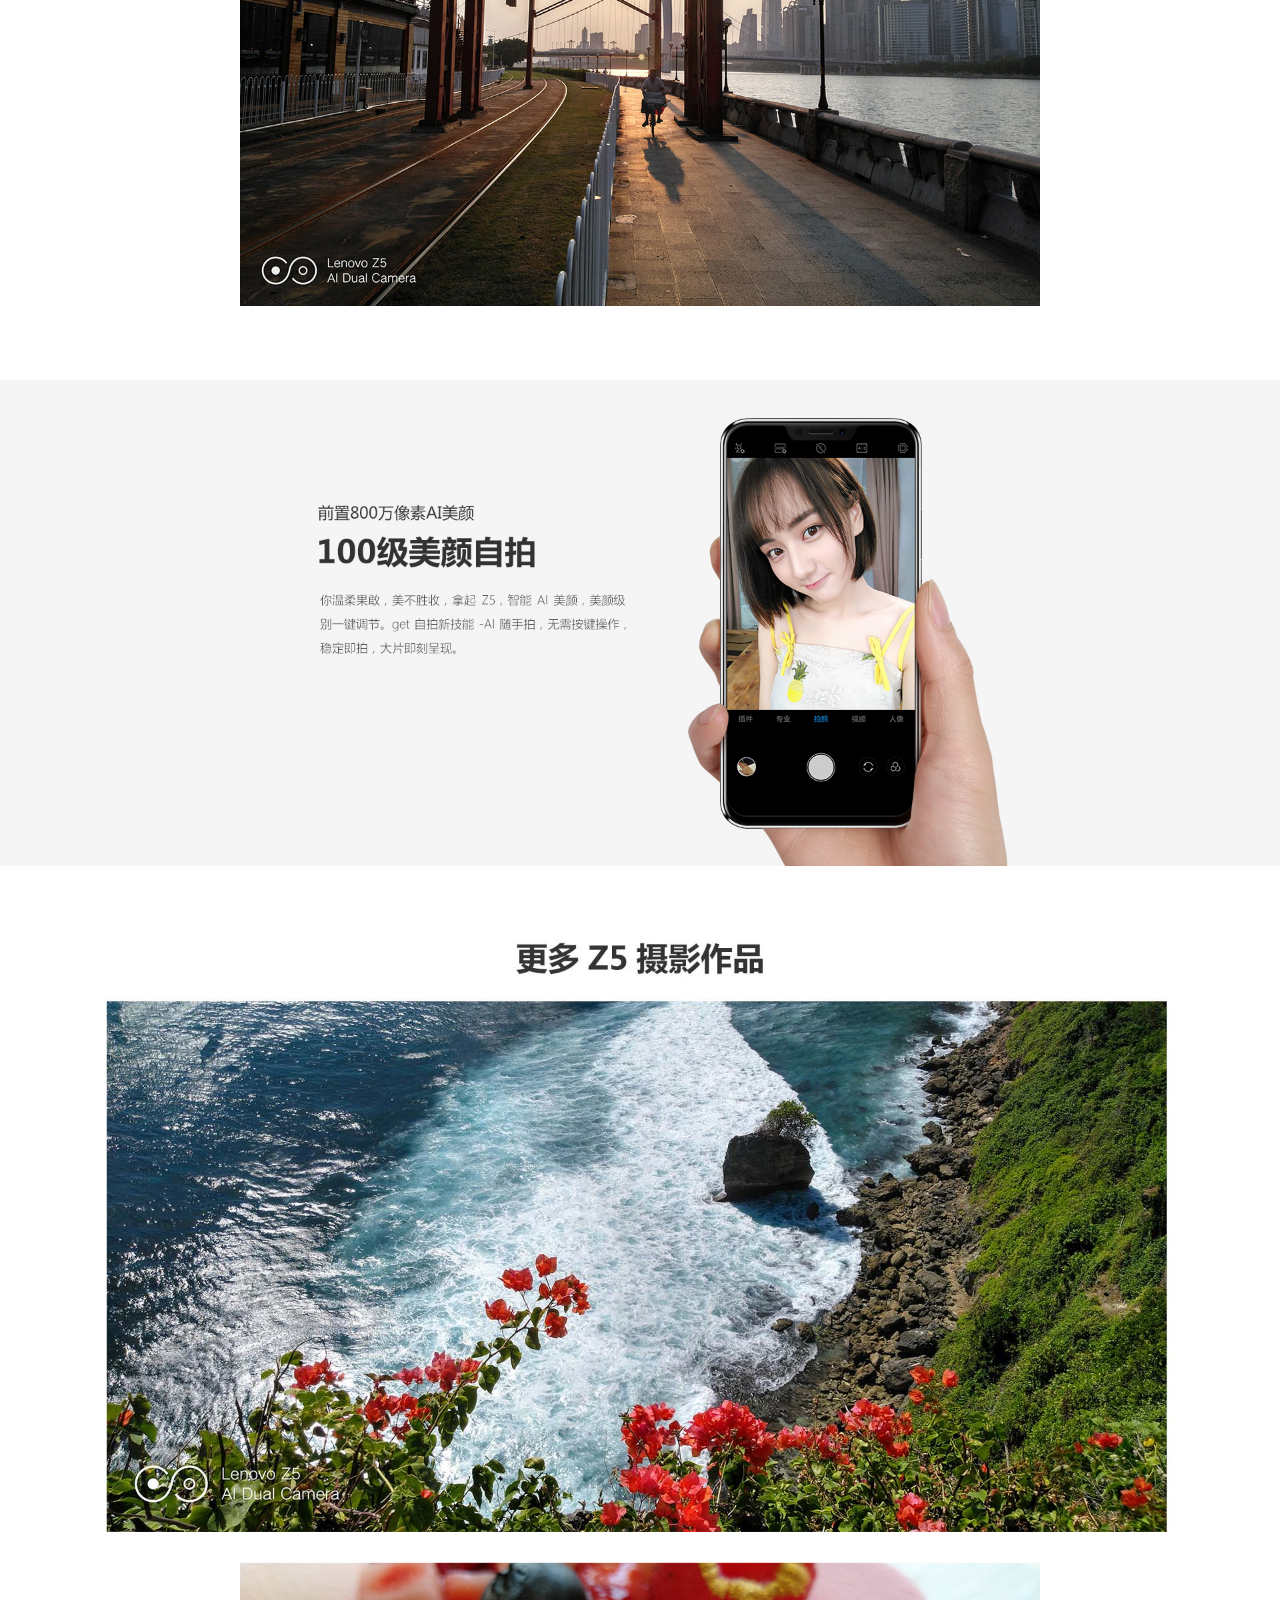
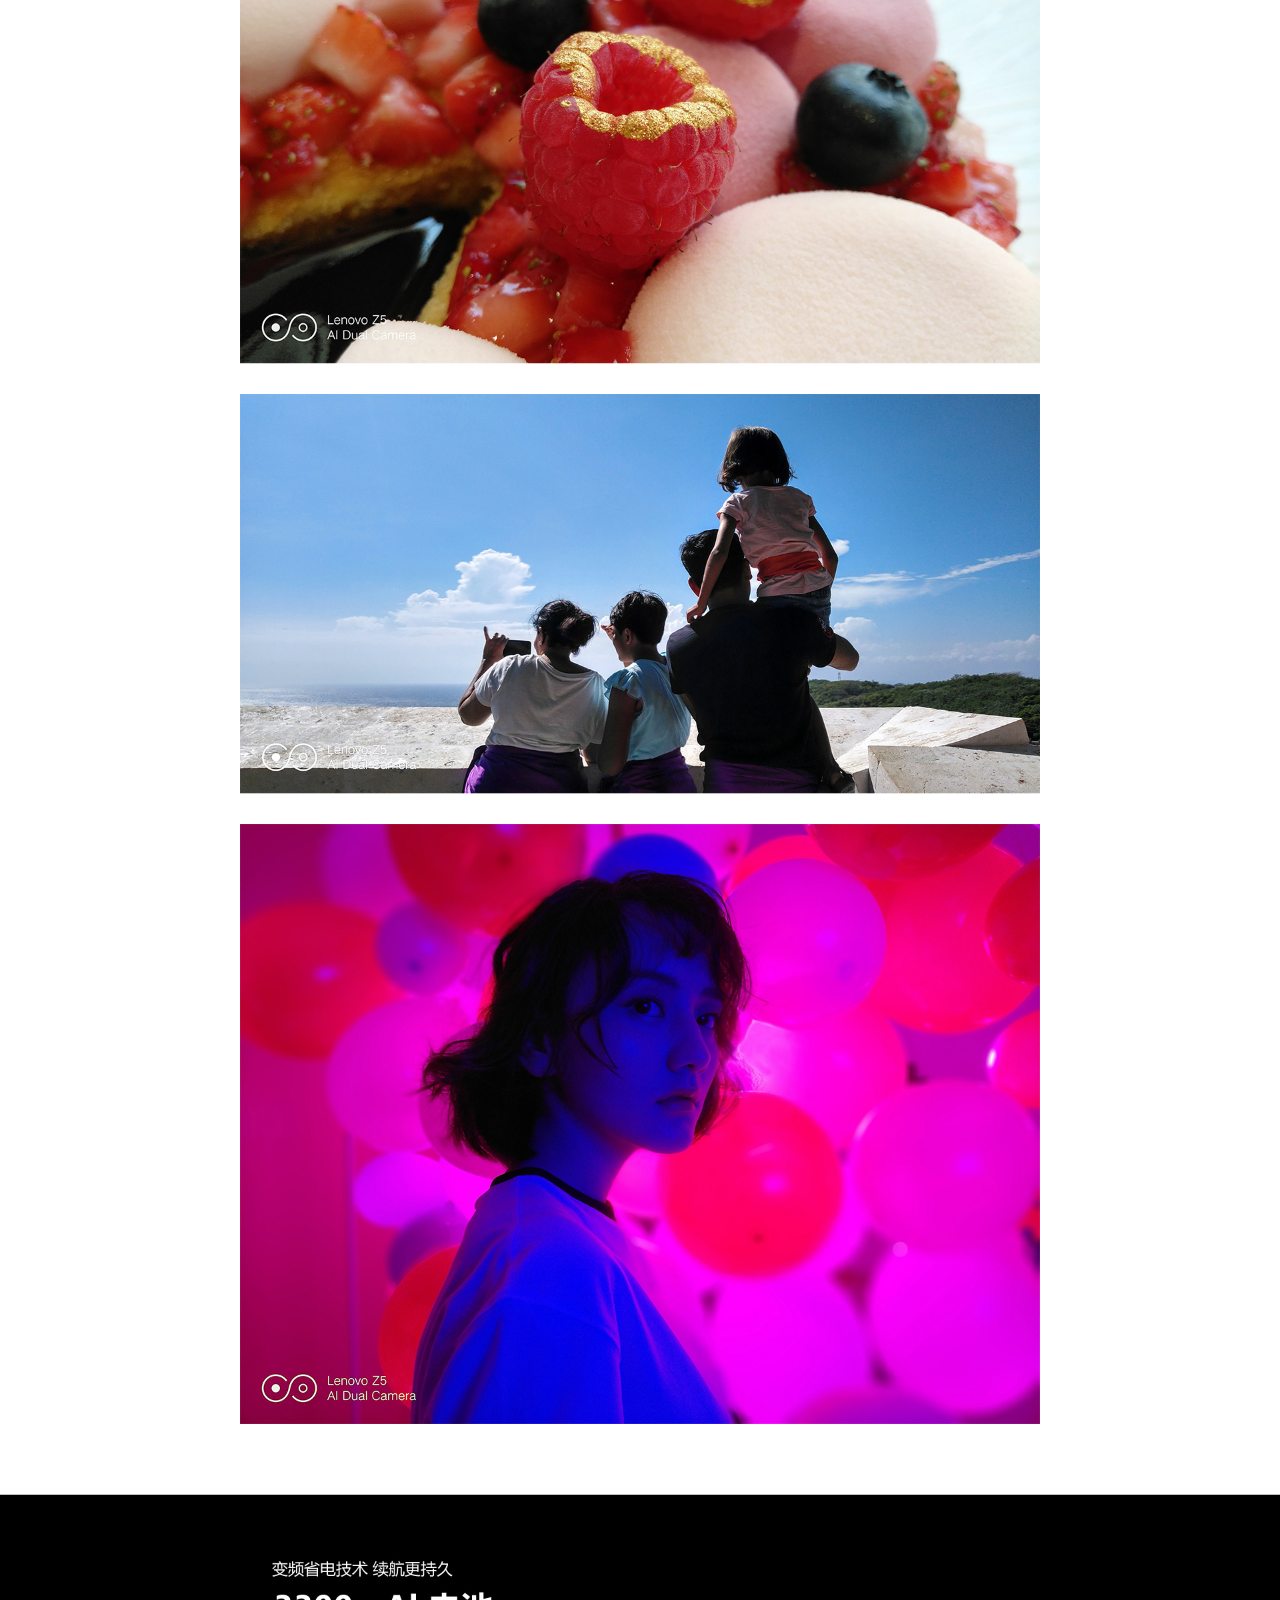
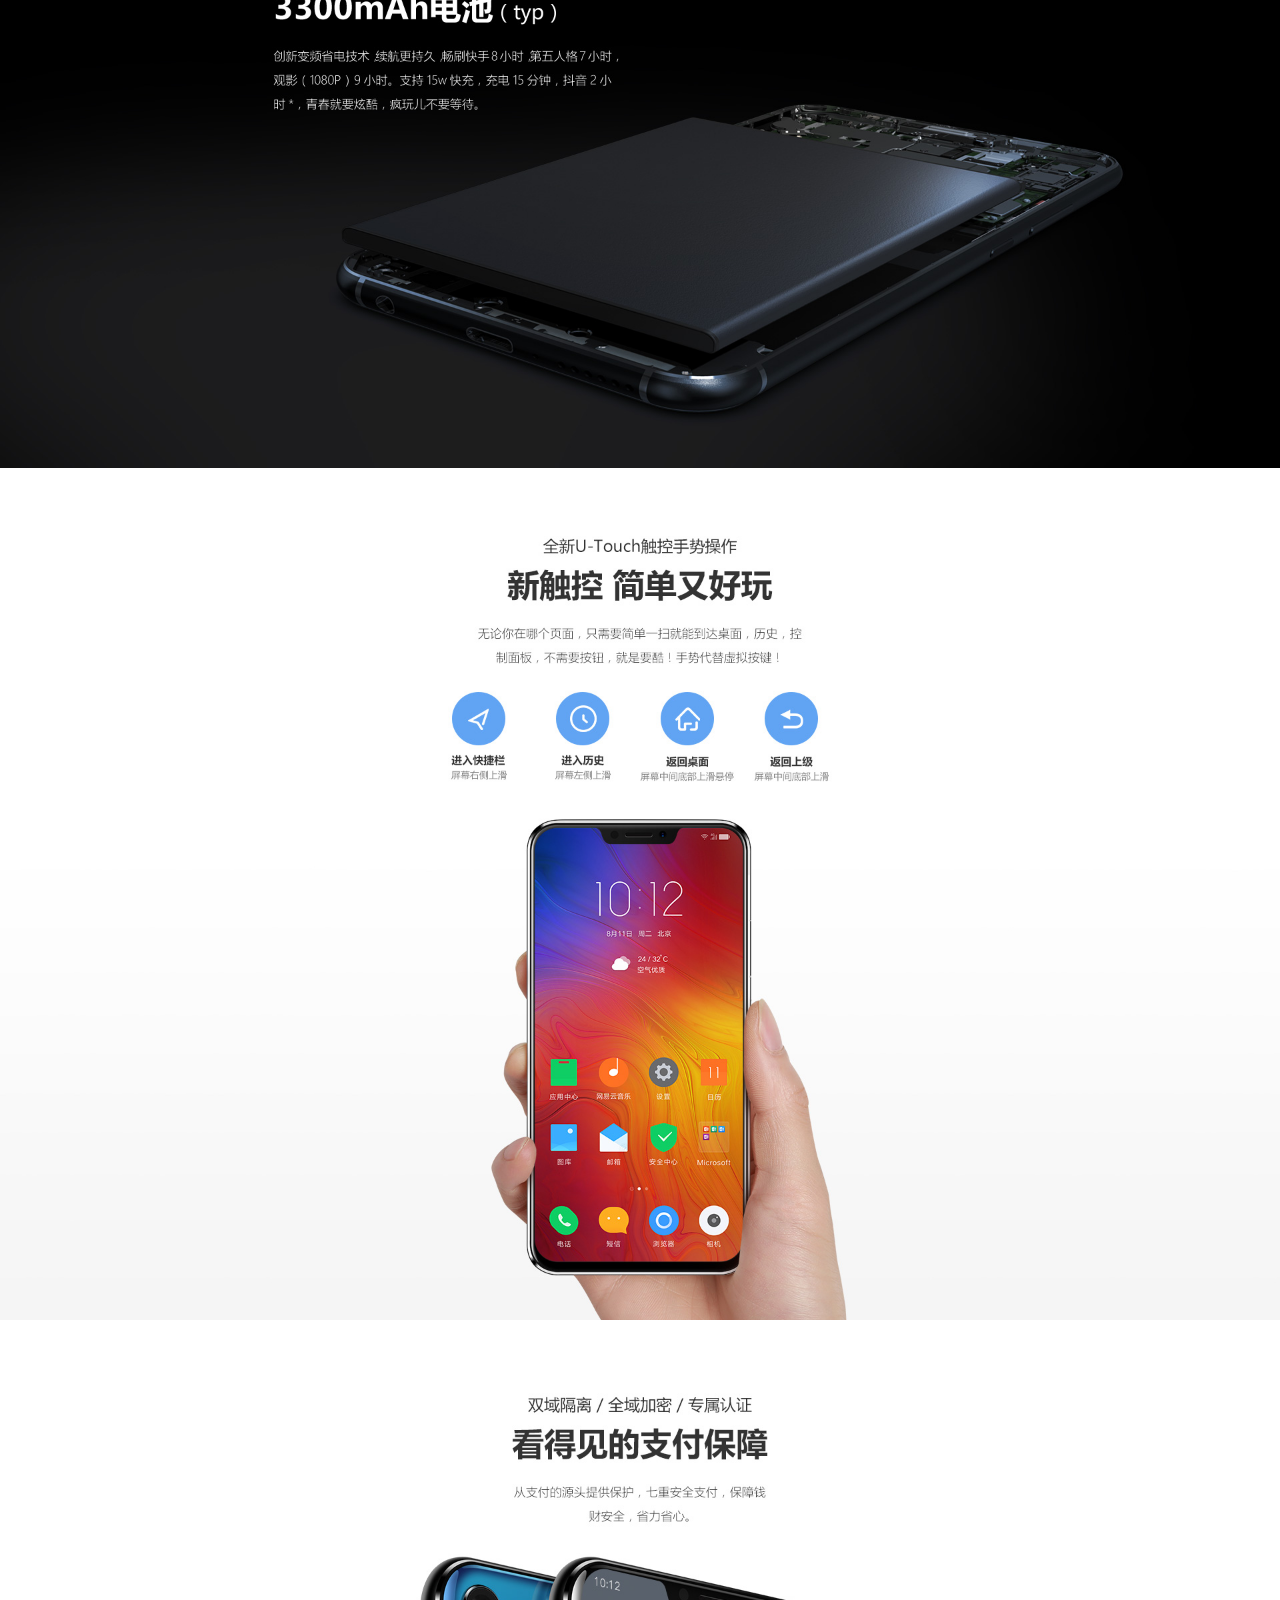
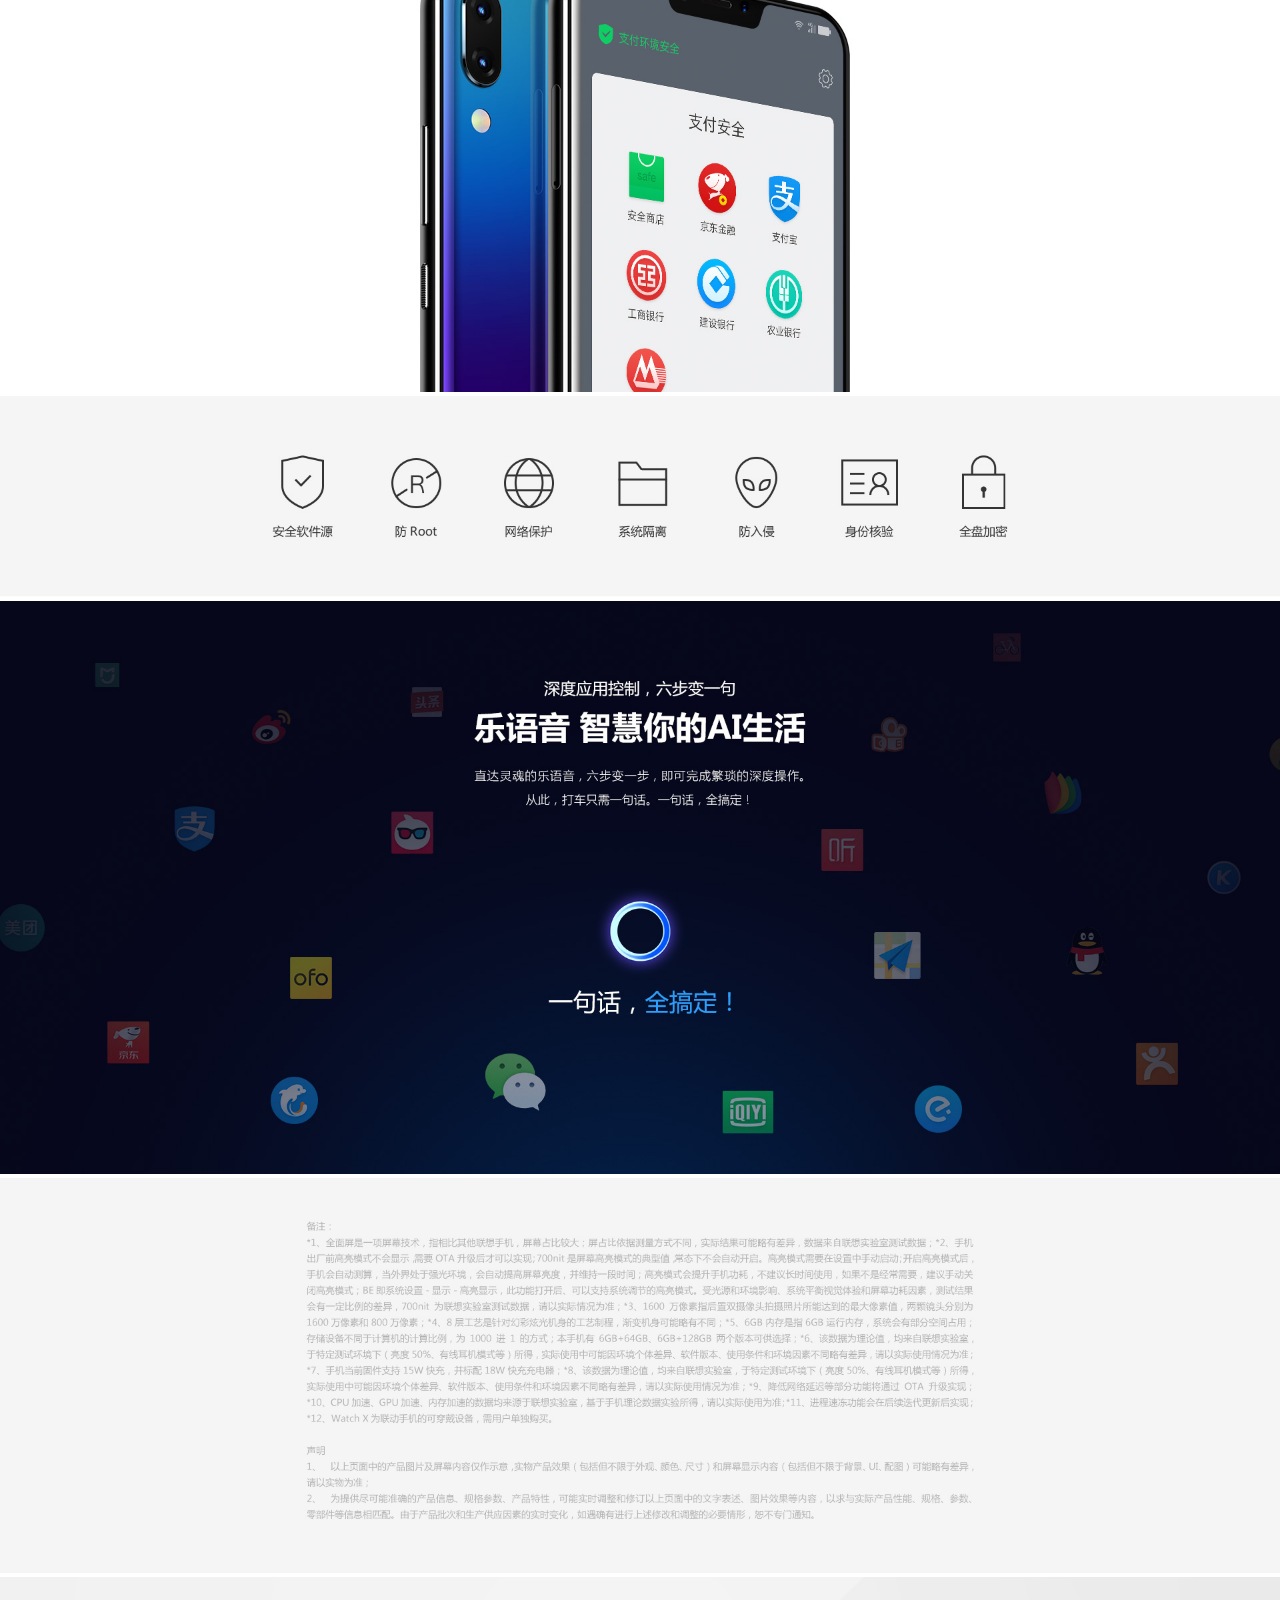
<file: html/product.html>
<!DOCTYPE html>
<html>
	<head>
		<title>商品详情</title>
		<meta charset="utf-8">
		<link rel="stylesheet" type="text/css" href="../css/cssreset.css">
		<link rel="stylesheet" type="text/css" href="../css/product.css">
		<link rel="stylesheet" type="text/css" href="../css/vip.css">
		<link rel="shortcut icon" href="../images/favicon.ico">
		<script type="text/javascript" src="../js/jquery-1.11.1.js"></script>
		<script type="text/javascript" src="../js/product.js"></script>
	</head>
	<body>
		<header class="clearfix">
			<h1 class="logo"><img src="../images/2d4534f6-29f3-4a05-8e68-97d9904c7bd2.png" class="logo-img">
				<img src="../images/4879b596-0b39-4534-bcc8-a50693fe825e.jpg" class="logo-img2">
			</h1>
			<div class="container">
				<ul class="nav">
					<li><a href="../index.html">联想首页</a></li>
					<li><a href="shop.html">商城</a></li>
					<li><a href="#">社区</a></li>
					<li><a href="#">服务</a></li>
					<li><a href="#">资讯</a></li>
					<li><a href="#">门店</a></li>
					<li><a href="#">手机版</a></li>
				</ul>
				<span class="nav-phone">
					<img src="../images/c8f87ce8-1e14-4bb3-854e-f86af0f07072.png">
				</span>
				<span class="nav-dl">
					<a href="#">登录</a>
				</span>
				<span class="nav-zc">
					<a href="regist.html">注册</a>
					<span class="nav-regist">
						<a href="regist.html">注册送188元大礼包</a>
						<img src="../images/fbd80d7a-1078-42cd-9558-53e374aada77.png">
					</span>
				</span>
			</div>
		</header>
		<div class="header2">
			<div class="container clearfix">
				<ul class="header2-nav clearfix">
					<li><a href="#">新品发布</a></li>
					<li><a href="#">私人订制</a></li>
					<li><a href="#">合伙人</a></li>
					<li><a href="#">以旧换新</a></li>
					<li><a href="#">租凭</a></li>
					<li><a href="#">0元试用</a></li>
					<li><a href="#">积分商城</a></li>
					<li><a href="#">企业采购</a></li>
					<li>
						<div class="header2-nav-sreach">
							<input type="text" name="" placeholder="联想828超级购物节">
							<span><img src="../images/f26ff743-3f82-4072-b27a-193f0e9ad675.png"></span>
						</div>
						<div class="header2-nav-hid-sreach">
							<span class="nav-phone">
								<img src="../images/c8f87ce8-1e14-4bb3-854e-f86af0f07072.png">
							</span>
							<span class="nav-dl">
								<a href="index.html">登录</a>
							</span>
							<span class="nav-zc">
								<a href="regist.html">注册</a>
								<span class="nav-regist">
									<a href="regist.html">注册送188元大礼包</a>
									<img src="../images/fbd80d7a-1078-42cd-9558-53e374aada77.png">
								</span>
							</span>
						</div>
					</li>
				</ul>
			</div>
		</div>
		<div class="header-child">
			<div class="container">
				<a href="../index/html" class="header-child-a">首页</a>
				<span>&gt;</span>
				<span>商品详情</span>
				<span>&gt;</span>
				<span>联想Z5 舒曼黑 6GB+64GB</span>
			</div>
		</div>
		<section>
			<div class="container clearfix">
				<div class="product-left">
					<div class="show-big">
						<img src="../images/product-img/bphone1.jpg" class="s-b-bigimg">
						<img src="../images/product-img/bphone2.png" class="s-b-bigimg">
						<img src="../images/product-img/bphone3.png" class="s-b-bigimg">
						<img src="../images/product-img/bphone4.jpg" class="s-b-bigimg">
						<div class="small-window">
							<ul class="s-w-ul clearfix">
								<li class="s-w-li"><img src="../images/product-img/sphone1.jpg"></li>
								<li class="s-w-li"><img src="../images/product-img/sphone2.png"></li>
								<li class="s-w-li"><img src="../images/product-img/sphone3.png"></li>
								<li class="s-w-li"><img src="../images/product-img/sphone4.jpg"></li>
							</ul>
							<span class="s-w-left">&lt;</span>
							<span class="s-w-right">&gt;</span>
						</div>
						<div class="product-left-mess clearfix">
							<span class="p-l-messl">商品编号：PAD90010CN</span>
							<div class="p-l-messr">
								<span class="icon1"></span>
								<span class="icon-txt">收藏</span>
								<span class="icon2"></span>
								<span class="icon-txt">分享</span>
							</div>
						</div>
					</div>
				</div>
				<div class="product-right">
					<p class="p-r-title">联想Z5 舒曼黑 6GB+64GB</p>
					<p class="p-r-tit">6.2英寸亮彩全面屏 丨 90%屏幕占比 丨 6GB内存 丨 1600万AI全时双摄</p>
					<div class="p-r-box">
						<div class="p-r-box1 clearfix">
							<div class="p-r-box1l"><span>商城价</span></div>
							<div class="p-r-box1z">￥<span>798</span></div>
							<div class="p-r-box1r">累计评价<br><span>19090</span></div>
							<div class="p-r-box2l"><span>活动</span></div>
							<div class="p-r-box2z">
								<div class="p-r-box2z1">
									<span class="gift">赠品</span>
									<span class="gift-img"><img src="../images/product-img/HSzHun4GY3VcU2uHVwe9cpiCy-1912.jpg" title="联想幸运礼盒">
									</span>
									<span class="gift-txt">赠完即止</span>
								</div>
								<div class="p-r-box2z2">
									<span class="cheap">惠</span>
									<span class="cheap-txt">上市价1298，秒杀价798</span>
								</div>
								<div class="p-r-box2z3">
									<p>联想828超级购物节，买即赠幸运礼盒，最高可得笔记本电脑(数量有限送完即止！)</p>
								</div>
							</div>
						</div>
					</div>
					<div class="p-r-color clearfix">
						<div class="p-r-lefttit">手机颜色</div>
						<div class="p-r-rightbox">
							<span>舒曼黑</span>
							<span>极光色</span>
							<span>极光蓝</span>
							<span>极光紫</span>
							<span class="longer">舒曼黑畅享版</span>
							<span class="longer">极光蓝畅享版</span>
							<span class="longer">极光紫畅享版</span>
						</div>
					</div>
					<div class="p-r-rom clearfix">
						<div class="p-r-lefttit">手机内存</div>
						<div class="p-r-rightbox">
							<span>6GB+64GB</span>
							<span>6GB+128GB</span>
						</div>
					</div>
					<div class="p-r-chose clearfix">
						<div class="p-r-lefttit">推荐选件</div>
						<div class="p-r-rightbox">
							<div class="chose-box">
								<p>支持多选</p>
								<ul class="chose-list clearfix">
									<li>
										<img src="../images/product-img/choseimg1.jpg">
										<p class="chose-tit">联想清洁套装C01</p>
										<span class="chose-price">￥39.00</span><br>
										<span class="cheap-price">省￥10</span>
									</li>
									<li>
										<img src="../images/product-img/choseimg2.jpg">
										<p class="chose-tit">联想商务双向快充移动</p>
										<span class="chose-price">￥169.00</span><br>
										<span class="cheap-price">省￥30</span>
									</li>
									<li>
										<img src="../images/product-img/choseimg3.jpg">
										<p class="chose-tit">联想小新Air双模鼠标是大多数</p>
										<span class="chose-price">￥89.00</span><br>
										<span class="cheap-price">省￥10</span>
									</li>
									<li>
										<img src="../images/product-img/choseimg4.jpg">
										<p class="chose-tit">联想蓝牙音响K歌一体机</p>
										<span class="chose-price">￥199.00</span><br>
										<span class="cheap-price">省￥40</span>
									</li>
									<li>
										<img src="../images/product-img/choseimg5.jpg">
										<p class="chose-tit">联想Mirage丨星球大战：绝地挑战</p>
										<span class="chose-price">￥99.00</span><br>
										<span class="cheap-price">省￥300</span>
									</li>
								</ul>
							</div>
						</div>
					</div>
					<div class="p-r-serve clearfix">
						<div class="p-r-lefttit">推荐服务</div>
						<div class="p-r-rightbox">
							<div class="serve-box clearfix">
								<div class="sreve-left">
									<p>联想手机屏碎保服务1年<span class="serve-price">￥99</span><span class="sreve-icon"></span></p>
									<div class="serve-hidboxleft clearfix">
										<div class="serve-checkbox">
											<input type="checkbox" name="" class="checkbox1">
										</div>
										<p class="serve-hidbox-tit">联想手机屏碎保服务1年<span class="serve-hidbox-price">￥99</span><span class="serve-hidbox-move"><a href="#">详情&gt;</a></span></p>
										<span class="serve-white-box"></span>
									</div>
								</div>
								<div class="sreve-right">
									<p>联想手机延长保修服务1年<span class="serve-price">￥99</span><span class="sreve-icon"></span></p>
									<div class="serve-hidboxright clearfix">
										<div class="serve-checkbox">
											<input type="checkbox" name="" class="checkbox2">
										</div>
										<p class="serve-hidbox-tit">联想手机延长保修服务1年<span class="serve-hidbox-price">￥99</span><span class="serve-hidbox-move"><a href="#">详情&gt;</a></span></p>
										<span class="serve-white-box2"></span>
									</div>
								</div>
							</div>
						</div>
					</div>
					<div class="p-r-pay clearfix">
						<div class="p-r-lefttit">分期付款</div>
						<div class="p-r-rightbox clearfix">
							<div class="huabei">
								<span class="huabei-logo">
									<img src="../images/product-img/e655fdc5-86aa-4b71-81bd-a03e5bab0be4.png">
								</span>
								<span class="huabei-tit">花呗分期</span>
								<span class="huabei-text">支持3期免息</span>
								<span class="huabei-icon"></span>
							</div>
							<div class="huabei">
								<span class="huabei-logo">
									<img src="../images/product-img/b919c0d4-96be-4ba3-a2bf-b710c73ec117.png">
								</span>
								<span class="huabei-tit">招商银行</span>
								<span class="huabei-text">选择分期</span>
								<span class="huabei-icon"></span>
							</div>
						</div>
					</div>
					<div class="p-r-number clearfix">
						<div class="p-r-lefttit">购买数量</div>
						<div class="p-r-rightbox clearfix">
							<div class="buynumber clearfix">
								<span class="buynumber-jian">-</span>
								<span class="buynumber-test">1</span>
								<span class="buynumber-jia">+</span>
							</div>
							<div class="buyexplain">
								<span class="buyexplain-test">发货说明</span>
								<span class="buyexplain-icon"></span>
								<div class="buyexplain-hid">
									<p>当天16点前支付的订单当天完成发货，16点之后支付的可以在第二天完成发货；</p>
									<span class="triangle1"></span>
									<span class="triangle2"></span>
								</div>
							</div>
						</div>
						<div class="kuchun">库存不足</div>
					</div>
					<div class="p-r-buy">
						<a href="#">立即抢购</a>
						<a href="../html/buycar.html">加入购物车</a>
					</div>
				</div>
			</div>
		</section>
		<div class="float-nav">
			<div class="container clearfix">
				<p class="float-nav-tit">联想Z5 舒曼黑 6GB+64GB</p>
				<ul class="float-nav-list clearfix">
					<li>商品详情</li>
					<li>配置信息</li>
					<li>商品评价</li>
					<li>
						<div class="float-nav-buttom">立即购买</div>
					</li>
				</ul>
			</div>			
		</div>
		<div class="show-img">
			<img src="../images/product-img/bigtu1.jpg">
			<img src="../images/product-img/bigtu2.jpg">
			<img src="../images/product-img/bigtu3.jpg">
			<img src="../images/product-img/bigtu4.jpg">
			<img src="../images/product-img/bigtu5.jpg">
			<img src="../images/product-img/bigtu6.jpg">
			<img src="../images/product-img/bigtu7.jpg">
			<img src="../images/product-img/bigtu8.jpg">
			<img src="../images/product-img/bigtu9.jpg">
			<img src="../images/product-img/bigtu10.jpg">
			<img src="../images/product-img/bigtu11.jpg">
			<img src="../images/product-img/bigtu12.jpg">
			<img src="../images/product-img/bigtu13.jpg">
			<img src="../images/product-img/bigtu14.jpg">
			<img src="../images/product-img/bigtu15.jpg">
			<img src="../images/product-img/bigtu16.jpg">
			<img src="../images/product-img/bigtu17.jpg">
			<img src="../images/product-img/bigtu18.jpg">
			<img src="../images/product-img/bigtu19.jpg">
			<img src="../images/product-img/bigtu20.jpg">
			<img src="../images/product-img/bigtu21.jpg">
			<img src="../images/product-img/bigtu22.jpg">
			<img src="../images/product-img/bigtu23.jpg">
			<img src="../images/product-img/bigtu24.jpg">
			<img src="../images/product-img/bigtu25.jpg">
			<img src="../images/product-img/bigtu26.jpg">
			<img src="../images/product-img/bigtu27.jpg">
			<img src="../images/product-img/bigtu28.jpg">
			<img src="../images/product-img/bigtu29.jpg">
		</div>
		<div class="footer-link-img">
			<div class="container">
				<img src="../images/8359a28f-9cce-463d-aaf5-b3c7148872f7.png" class="footer-img">
			</div>
		</div>
		<div class="footer-nav">
			<div class="container clearfix">
				<dl class="footer-nav-list">
					<dt>购物指南</dt>
					<dd><a href="#">服务商信息</a></dd>
					<dd><a href="#">购买流程</a></dd>
					<dd><a href="#">注册登录</a></dd>
				</dl>
				<dl class="footer-nav-list">
					<dt>配送方式</dt>
					<dd><a href="#">配送方式</a></dd>
					<dd><a href="#">配送方式信息</a></dd>
					<dd><a href="#">签收原则</a></dd>
					<dd><a href="#">物流查询</a></dd>
				</dl>
				<dl class="footer-nav-list">
					<dt>支付方式</dt>
					<dd><a href="#">分期支付</a></dd>
					<dd><a href="#">支付方式</a></dd>
					<dd><a href="#">支付问题</a></dd>
				</dl>
				<dl class="footer-nav-list">
					<dt>订单信息</dt>
					<dd><a href="#">订单信息</a></dd>
					<dd><a href="#">发票信息</a></dd>
					<dd><a href="#">支付问题</a></dd>
				</dl>
				<dl class="footer-nav-list">
					<dt>售后服务</dt>
					<dd><a href="#">售后服务信息</a></dd>
					<dd><a href="#">24小时在线客服</a></dd>
					<dd><a href="#">手机激活查询</a></dd>
				</dl>
				<dl class="footer-nav-list">
					<dt>其他说明</dt>
					<dd><a href="#">服务承诺</a></dd>
					<dd><a href="#">账户安全</a></dd>
					<dd><a href="#">手机产品购买须知</a></dd>
					<dd><a href="#">环境信息</a></dd>
				</dl>
				<div class="footer-call">
					<p class="call-number">400-990-8888转1</p>
					<p class="call-time">周一到周日9:00-21:00</p>
					<span class="footer-call-img"></span>
				</div>
			</div>
		</div>
		<footer class="clearfix">
			<div class="container clearfix">
				<p class="copya">版权所有：1998-2019 <a href="#">联想集团</a> 丨 <a href="#">法律公告</a> 丨 <a href="#">隐私权政策</a> 丨 <a href="#">产品安全</a></p>
				<p class="copyb"><a href="#">京ICP备案11035381</a> 丨 京公网安备110108007970号 丨 营业执照9111010870000004588</p>
			</div>
		</footer>
		<div class="aside-right">
			<ul class="aside-right-ul">
				<li class="aside-right-li"><a href="#" class="a-r-1"></a><div class="aside-hid a-h-1"></div></li>
				<li class="aside-right-li"><a href="#" class="a-r-2"></a><div class="aside-hid a-h-2"></div></li>
				<li class="aside-right-li"><a href="#" class="a-r-3"></a></li>
				<li class="aside-right-li"><a href="#" class="a-r-4"></a></li>
				<li class="aside-right-li"><a href="#" class="a-r-5"></a><div class="aside-hid a-h-3"></div></li>
				<li class="aside-right-li"><a href="#" class="a-r-6"></a><div class="aside-hid a-h-4"></div></li>
				<li class="aside-right-li"><span class="a-r-7"></span></li>
			</ul>
		</div>
		<div class="vip">
			<div class="vip-body">
				<div class="user-phone">
					<h3 class="vip-title">联想会员登录</h3>
					<form>
						<input type="text" name="" placeholder="邮箱/手机号码" class="phoennumber"><br>
						<input type="password" name="" placeholder="密码"><br>
						<input type="checkbox" name="">自动登录<br>	
						<input type="submit" name="" value="登录"><br>
						<span class="vip-left">手机验证码快捷登录</span>
						<span class="vip-right"><a href="#">立即注册丨忘记密码？</a></span>
					</form>
					<div class="vip-else">
						<p class="vip-else-title">其他登录方式</p>
						<span class="vip-qq"><img src="../images/qq.png"></span>
						<span class="vip-wb"><img src="../images/weibo.png"></span>
						<span class="vip-wx"><img src="../images/weixin.png"></span>
						<span class="vip-zfb"><img src="../images/zhifubao.png"></span>
					</div>
				</div>
				<span class="vip-ewm">
					<img src="../images/qrcode.png">
				</span>
				<span class="vip-saoma">
					<i class="xx"></i>
					扫码登录更安全
				</span>
				<span class="jiao"></span>
				<span class="jiao2"></span>
				<span class="vip-close">
					<img src="../images/icon-close.png">
				</span>
			</div>
		</div>	
	</body>
</html>
</file>
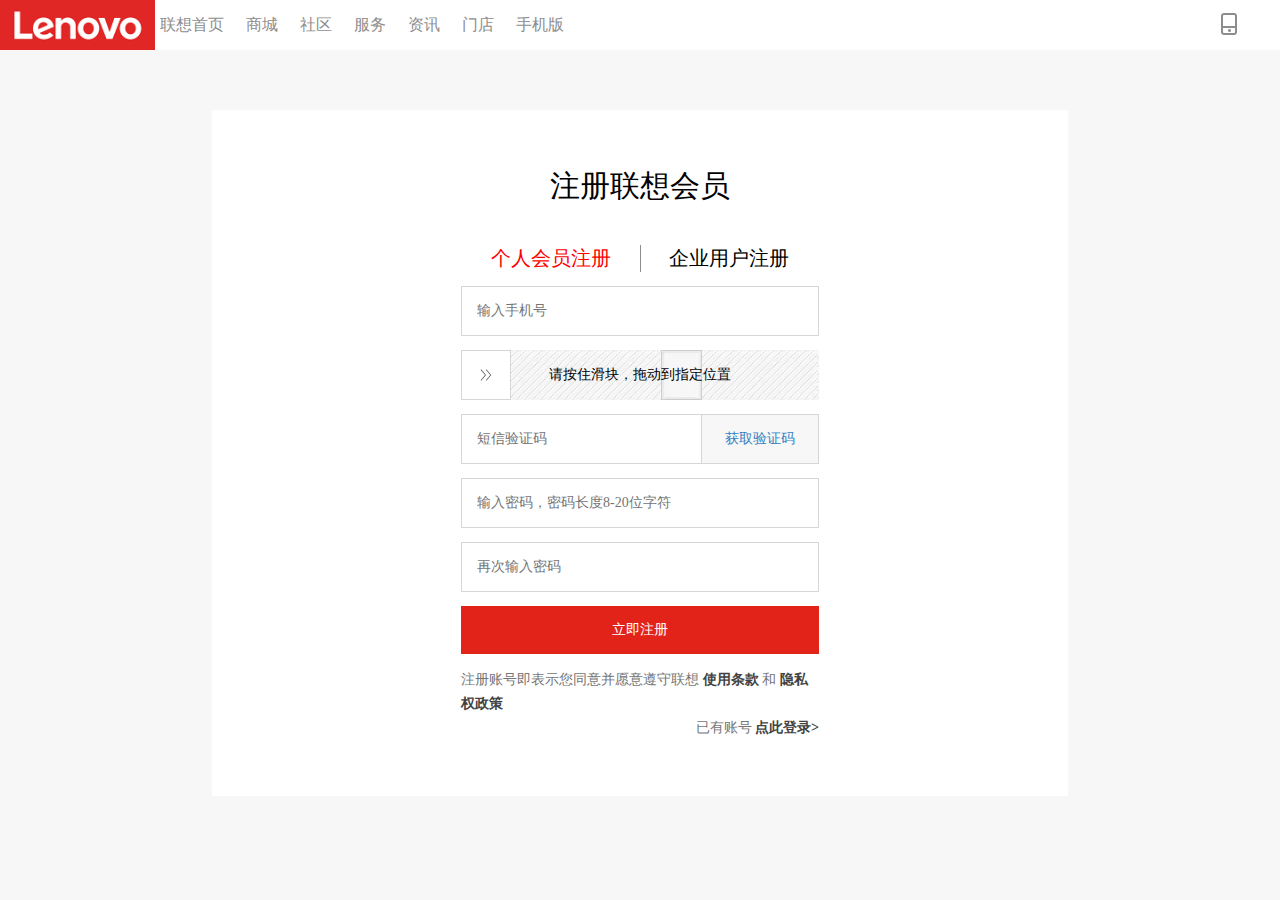
<file: html/regist.html>
<!DOCTYPE html>
<html>
<head>
	<title>注册</title>
	<meta charset="utf-8">
	<link rel="stylesheet" type="text/css" href="../css/cssreset.css">
	<link rel="stylesheet" type="text/css" href="../css/regist.css">
	<link rel="shortcut icon" href="../images/favicon.ico">
	<script type="text/javascript" src="../js/jquery-1.11.1.js"></script>
	<script type="text/javascript" src="../js/regist.js"></script>
</head>
<body bgcolor="#f7f7f7">
	<header class="clearfix">
		<h1 class="logo"><img src="../images/2d4534f6-29f3-4a05-8e68-97d9904c7bd2.png"></h1>
		<div class="container">
			<ul class="nav">
				<li><a href="../index.html">联想首页</a></li>
				<li><a href="#">商城</a></li>
				<li><a href="#">社区</a></li>
				<li><a href="#">服务</a></li>
				<li><a href="#">资讯</a></li>
				<li><a href="#">门店</a></li>
				<li><a href="#">手机版</a></li>
			</ul>
			<span class="nav-phone">
				<img src="../images/c8f87ce8-1e14-4bb3-854e-f86af0f07072.png">
			</span>
		</div>
	</header>
	<section>
		<div class="container2">
			<h2>注册联想会员</h2>
			<div class="user clearfix">
				<h3 class="userone">个人会员注册</h3>
				<h3 class="userall">企业用户注册</h3>
			</div>
			<div class="user-of">
				<form>
					<input type="text" name="" placeholder="输入手机号" class="phone">
				</form>
				<div class="box">
					<div class="box1">
						请按住滑块，拖动到指定位置
					</div>
					<div class="box2"></div>
					<div class="box3"></div>
				</div>
				<form class="mess clearfix">
					<input type="text" name="" placeholder="短信验证码" class="message">
					<input type="button" name="" value="获取验证码" class="mess-num">
				</form>
				<form>
					<input type="password" name="" placeholder="输入密码，密码长度8-20位字符" class="password1"><br>
					<input type="password" name="" placeholder="再次输入密码" class="password2"><br>
					<div class="waring"><img src="../images/down.png"><span class="waring-txt"></span></div>
					<input type="submit" name="" value="立即注册">
				</form>
			</div>
			<div class="foot">
				<p>注册账号即表示您同意并愿意遵守联想 <span><a href="#">使用条款</a></span> 和 <span><a href="#">隐私权政策</a></span></p>
				<p>已有账号 <span><a href="#">点此登录></a></span></p>
			</div>		
		</div>
	</section>
</body>
</html>
</file>
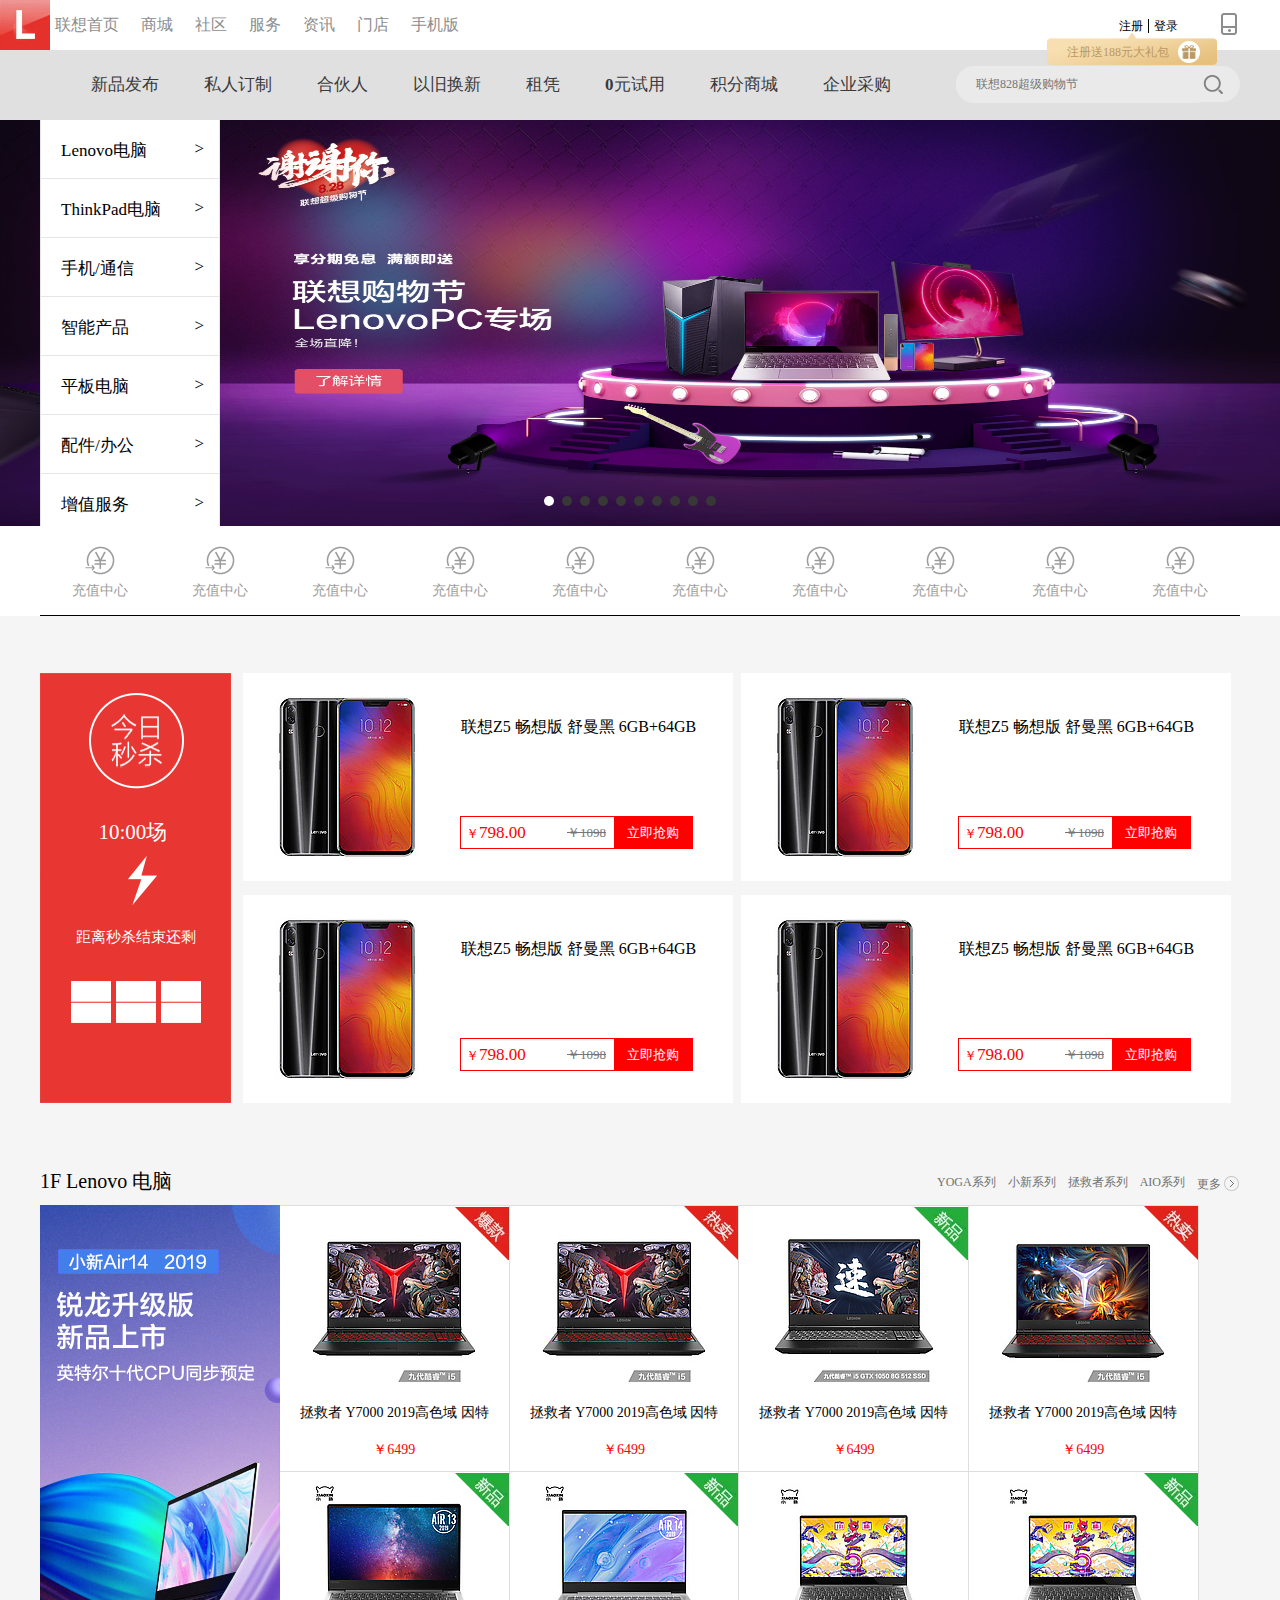
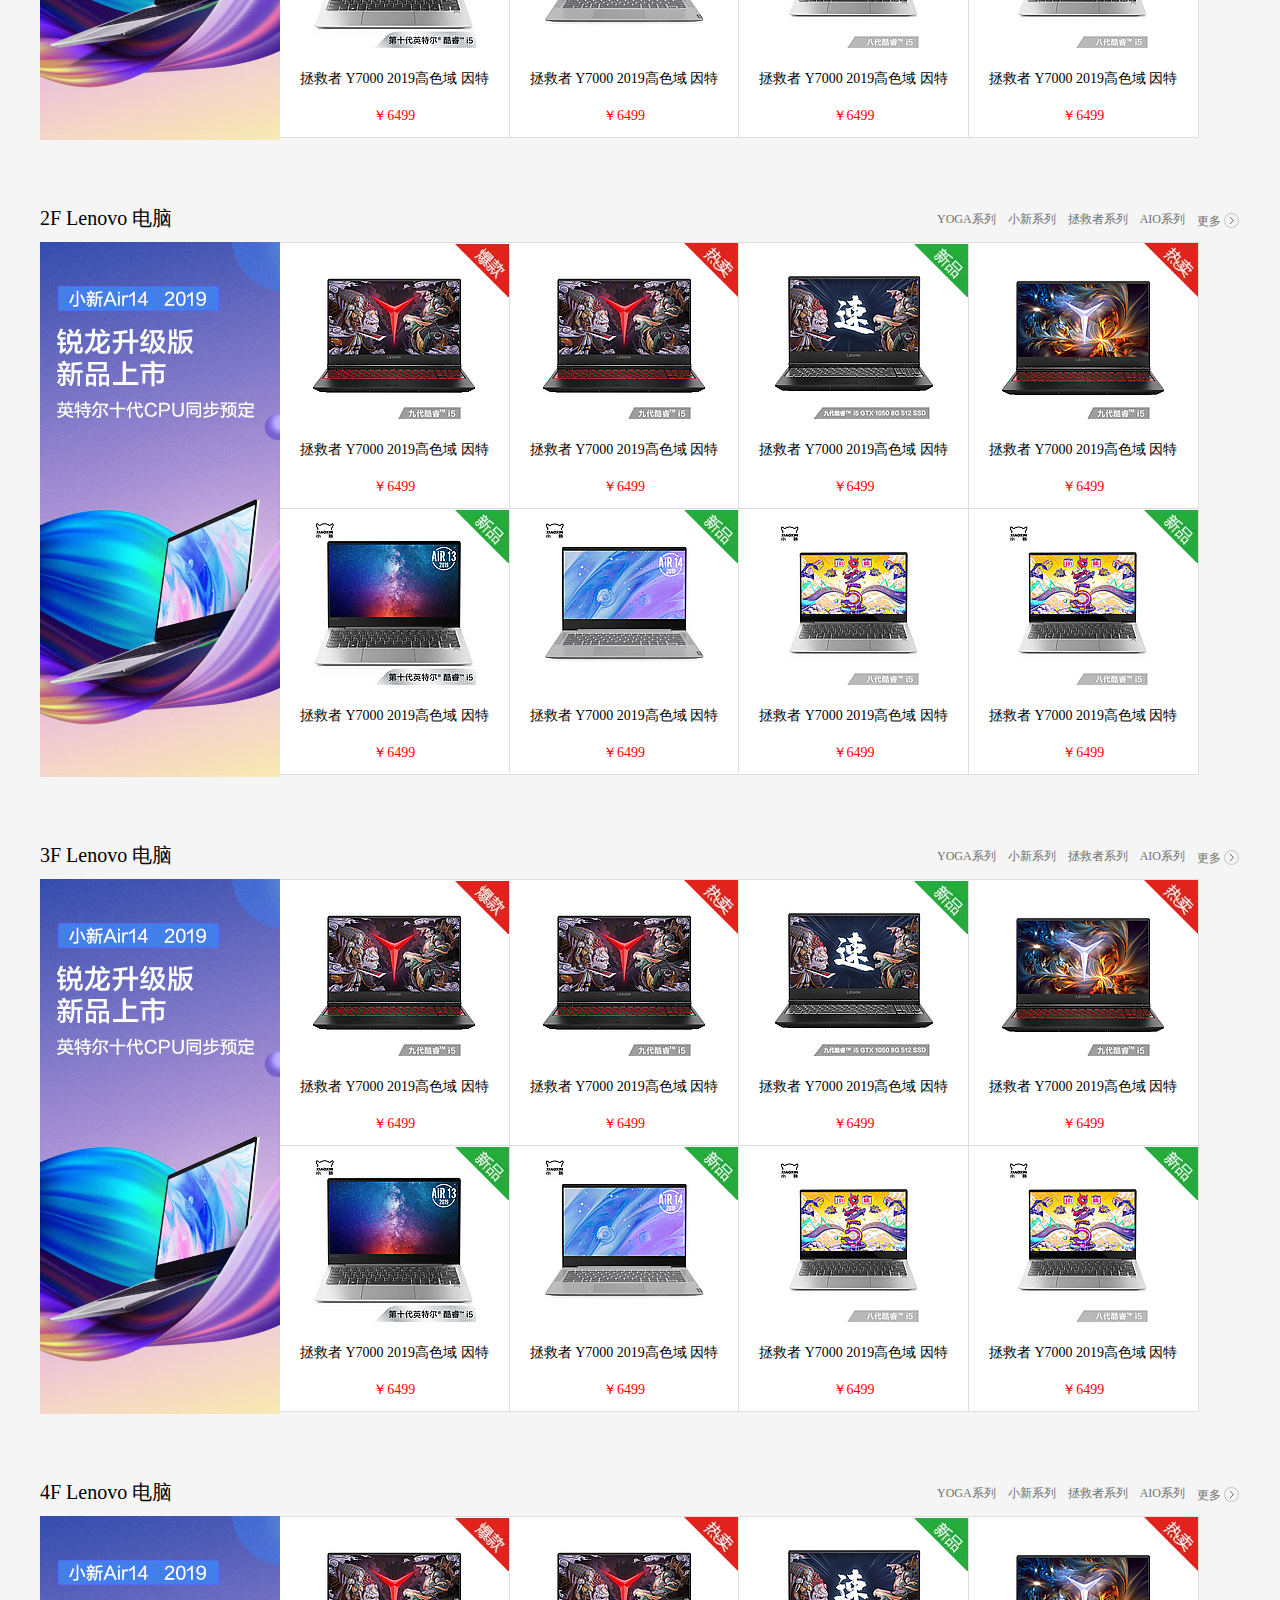
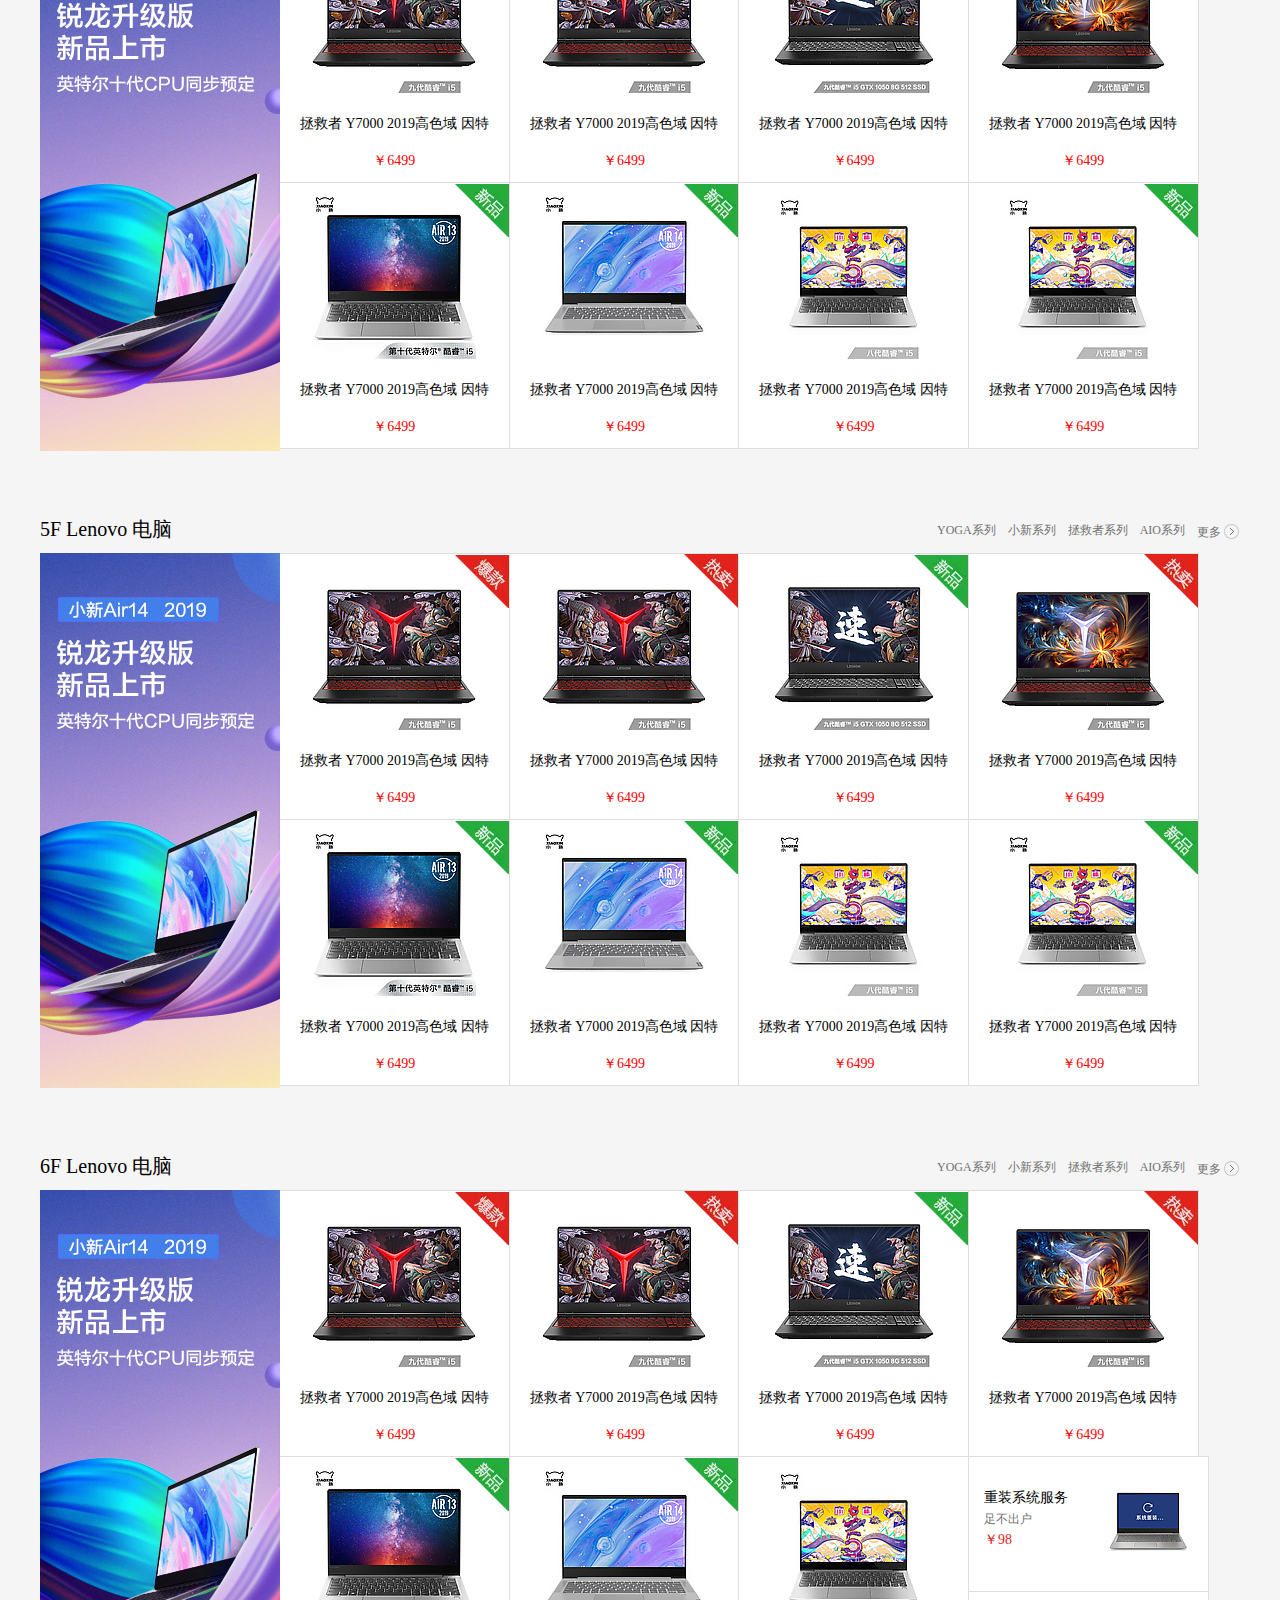
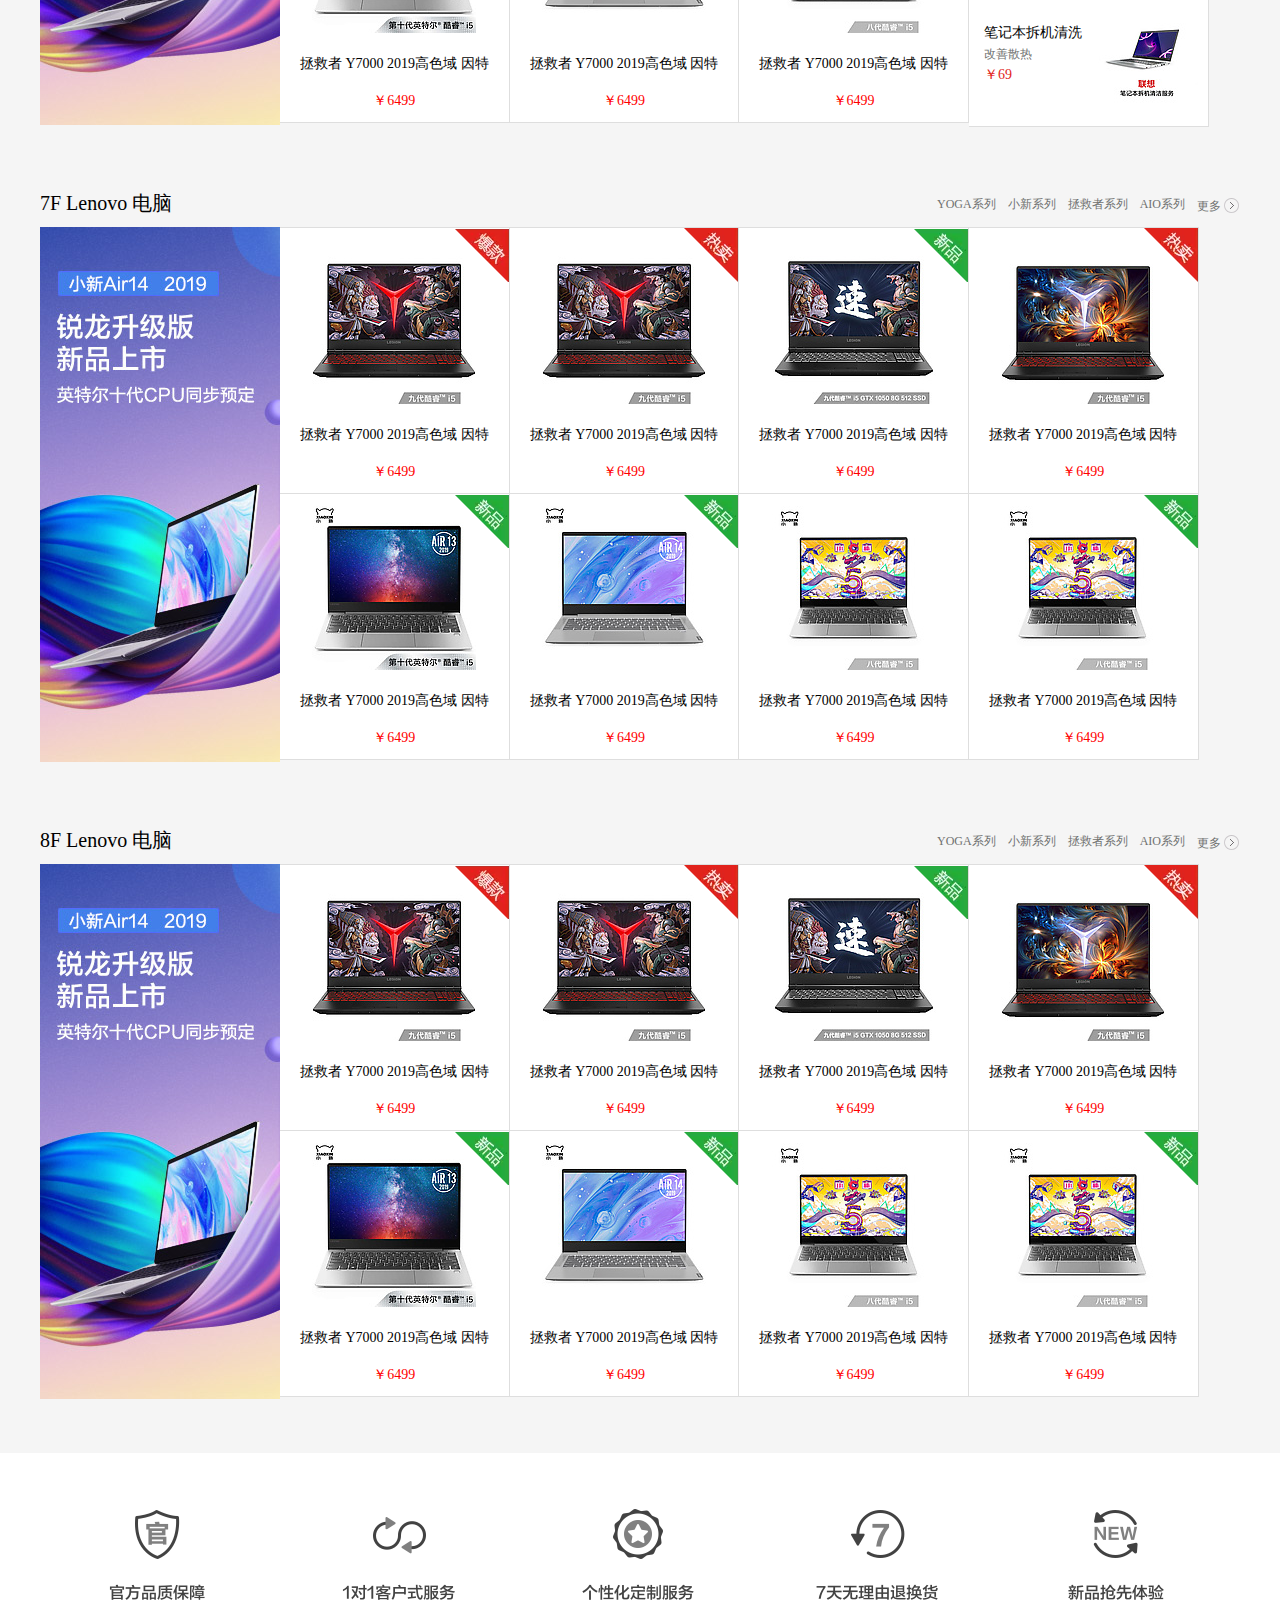
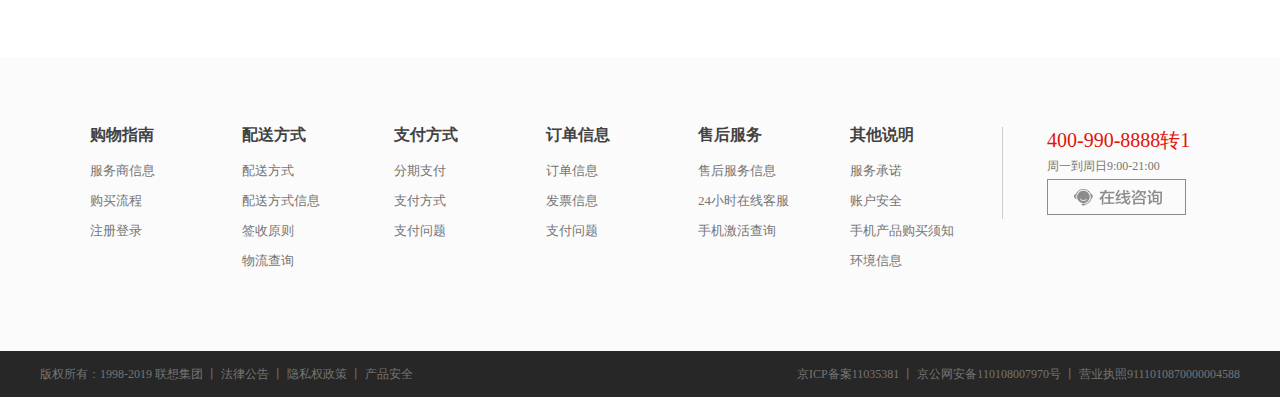
<file: html/shop.html>
<!DOCTYPE html>
<html>
<head>
	<title>联想商城</title>
	<meta charset="utf-8">
	<link rel="stylesheet" type="text/css" href="../css/cssreset.css">
	<link rel="stylesheet" type="text/css" href="../css/shop.css">
	<link rel="shortcut icon" href="../images/favicon.ico">
	<script type="text/javascript" src="../js/jquery-1.11.1.js"></script>
	<script type="text/javascript" src="../js/shop.js"></script>
</head>
<body>
	<header class="clearfix">
		<h1 class="logo"><img src="../images/2d4534f6-29f3-4a05-8e68-97d9904c7bd2.png" class="logo-img">
			<img src="../images/4879b596-0b39-4534-bcc8-a50693fe825e.jpg" class="logo-img2">
		</h1>
		<div class="container">
			<ul class="nav">
				<li><a href="../index.html">联想首页</a></li>
				<li><a href="shop.html">商城</a></li>
				<li><a href="#">社区</a></li>
				<li><a href="#">服务</a></li>
				<li><a href="#">资讯</a></li>
				<li><a href="#">门店</a></li>
				<li><a href="#">手机版</a></li>
			</ul>
			<span class="nav-phone">
				<img src="../images/c8f87ce8-1e14-4bb3-854e-f86af0f07072.png">
			</span>
			<span class="nav-dl">
				<a href="#">登录</a>
			</span>
			<span class="nav-zc">
				<a href="regist.html">注册</a>
				<span class="nav-regist">
					<a href="regist.html">注册送188元大礼包</a>
					<img src="../images/fbd80d7a-1078-42cd-9558-53e374aada77.png">
				</span>
			</span>
		</div>
	</header>
	<div class="header2">
		<div class="container clearfix">
			<ul class="header2-nav clearfix">
				<li><a href="#">新品发布</a></li>
				<li><a href="#">私人订制</a></li>
				<li><a href="#">合伙人</a></li>
				<li><a href="#">以旧换新</a></li>
				<li><a href="#">租凭</a></li>
				<li><a href="#">0元试用</a></li>
				<li><a href="#">积分商城</a></li>
				<li><a href="#">企业采购</a></li>
				<li>
					<div class="header2-nav-sreach">
						<input type="text" name="" placeholder="联想828超级购物节">
						<span><img src="../images/f26ff743-3f82-4072-b27a-193f0e9ad675.png"></span>
					</div>
					<div class="header2-nav-hid-sreach">
						<span class="nav-phone">
							<img src="../images/c8f87ce8-1e14-4bb3-854e-f86af0f07072.png">
						</span>
						<span class="nav-dl">
							<a href="index.html">登录</a>
						</span>
						<span class="nav-zc">
							<a href="regist.html">注册</a>
							<span class="nav-regist">
								<a href="regist.html">注册送188元大礼包</a>
								<img src="../images/fbd80d7a-1078-42cd-9558-53e374aada77.png">
							</span>
						</span>
					</div>
				</li>
			</ul>
		</div>
	</div>
	<div class="banner">
		<ul class="banner-img">
			<li>
				<a href="#"><img src="../images/banner10.jpg"></a>
			</li>
			<li>
				<a href="#"><img src="../images/banner1.jpg"></a>
			</li>
			<li>
				<a href="#"><img src="../images/banner2.jpg"></a>
			</li>
			<li>
				<a href="#"><img src="../images/banner3.jpg"></a>
			</li>
			<li>
				<a href="#"><img src="../images/banner4.jpg"></a>
			</li>
			<li>
				<a href="#"><img src="../images/banner5.jpg"></a>
			</li>
			<li>
				<a href="#"><img src="../images/banner6.jpg"></a>
			</li>
			<li>
				<a href="#"><img src="../images/banner7.jpg"></a>
			</li>
			<li>
				<a href="#"><img src="../images/banner8.jpg"></a>
			</li>
			<li>
				<a href="#"><img src="../images/banner9.jpg"></a>
			</li>
			<li>
				<a href="#"><img src="../images/banner10.jpg"></a>
			</li>
			<li>
				<a href="#"><img src="../images/banner1.jpg"></a>
			</li>
		</ul>
		<ul class="banner-dot">
			<li></li>
			<li></li>
			<li></li>
			<li></li>
			<li></li>
			<li></li>
			<li></li>
			<li></li>
			<li></li>
			<li></li>
		</ul>
		<span class="banner-left"></span>
		<span class="banner-right"></span>
		<div class="banner-nav">
			<div class="container">
				<div class="b-nav-left">
					<ul>
						<li class="b-n-l-tit">
							<p>Lenovo电脑<span class="b-n-l-s">></span></p>
						</li>
						<li class="b-n-l-tit">
							<p>ThinkPad电脑<span class="b-n-l-s">></span></p>
						</li>
						<li class="b-n-l-tit">
							<p>手机/通信<span class="b-n-l-s">></span></p>
						</li>
						<li class="b-n-l-tit">
							<p>智能产品<span class="b-n-l-s">></span></p>
						</li>
						<li class="b-n-l-tit">
							<p>平板电脑<span class="b-n-l-s">></span></p>
						</li>
						<li class="b-n-l-tit">
							<p>配件/办公<span class="b-n-l-s">></span></p>
						</li>
						<li class="b-n-l-tit">
							<p>增值服务<span class="b-n-l-s">></span></p>
						</li>
					</ul>
				</div>
				<div class="b-nav-right">
					<div class="b-nav-right-txt">
						<div class="txt">
							<p>游戏本 ></p>
							<ul>
								<li>拯救者Y7000</li>
								<li>拯救者Y7000P</li>
								<li>拯救者Y9000K</li>
							</ul>
						</div>
						<div class="txt">
							<p>轻薄本 ></p>
							<ul>
								<li>小新 青春版</li>
								<li>小新 14</li>
								<li>小新 15</li>
								<li>小新潮7000-14</li>
								<li>小新潮7000-15</li>
							</ul>
						</div>
						<div class="txt">
							<p>便携本 ></p>
							<ul>
								<li>小新Air</li>
								<li>小新潮7000-13</li>
								<li>YOGA S940</li>
							</ul>
						</div>
						<div class="txt">
							<p>常规本 ></p>
							<ul>
								<li>ideapad 330C</li>
								<li>ideapad 340C</li>
								<li>ideapad 320C</li>
							</ul>
						</div>
						<div class="txt">
							<p>台式机 ></p>
							<ul>
								<li>GeekPro</li>
								<li>游戏台式机</li>
								<li>一体式台式机</li>
								<li>分体式台式机</li>
								<li>显示器</li>
							</ul>
						</div>
						<div class="txt">
							<p>二合一本 ></p>
							<ul>
								<li>D330系列</li>
								<li>MIIX 520系列</li>
								<li>MIIX 320系列</li>
								<li>MIIX 4系列</li>
							</ul>
						</div>
						<div class="txt">
							<p>子系列 ></p>
							<ul>
								<li>小新</li>
								<li>拯救者</li>
								<li>YOGA</li>
								<li>MIIX</li>
							</ul>
						</div>
						<div class="txt">
							<p>场景 ></p>
							<ul>
								<li>高清游戏</li>
								<li>家庭娱乐</li>
								<li>潮范校园</li>
							</ul>
						</div>
						<div class="txt">
							<p>特殊服务 ></p>
							<ul>
								<li>私人订制</li>
								<li>以旧换新</li>
								<li>急速到家(最快3小时送达，工程师上门安装)</li>
							</ul>
						</div>
					</div>
					<div class="b-nav-right-img">
						<img src="../images/68b81b3a-e043-4535-9c81-ce496d9a8580.jpg">
						<img src="../images/b3d33edd-004b-4e4a-9695-7e7479d507aa.jpg">
					</div>
				</div>
				<div class="b-nav-right">
					<div class="b-nav-right-txt">
						<div class="txt">
							<p>游戏本22 ></p>
							<ul>
								<li>拯救者Y7000</li>
								<li>拯救者Y7000P</li>
								<li>拯救者Y9000K</li>
							</ul>
						</div>
						<div class="txt">
							<p>轻薄本 ></p>
							<ul>
								<li>小新 青春版</li>
								<li>小新 14</li>
								<li>小新 15</li>
								<li>小新潮7000-14</li>
								<li>小新潮7000-15</li>
							</ul>
						</div>
						<div class="txt">
							<p>便携本 ></p>
							<ul>
								<li>小新Air</li>
								<li>小新潮7000-13</li>
								<li>YOGA S940</li>
							</ul>
						</div>
						<div class="txt">
							<p>常规本 ></p>
							<ul>
								<li>ideapad 330C</li>
								<li>ideapad 340C</li>
								<li>ideapad 320C</li>
							</ul>
						</div>
						<div class="txt">
							<p>台式机 ></p>
							<ul>
								<li>GeekPro</li>
								<li>游戏台式机</li>
								<li>一体式台式机</li>
								<li>分体式台式机</li>
								<li>显示器</li>
							</ul>
						</div>
						<div class="txt">
							<p>二合一本 ></p>
							<ul>
								<li>D330系列</li>
								<li>MIIX 520系列</li>
								<li>MIIX 320系列</li>
								<li>MIIX 4系列</li>
							</ul>
						</div>
						<div class="txt">
							<p>子系列 ></p>
							<ul>
								<li>小新</li>
								<li>拯救者</li>
								<li>YOGA</li>
								<li>MIIX</li>
							</ul>
						</div>
						<div class="txt">
							<p>场景 ></p>
							<ul>
								<li>高清游戏</li>
								<li>家庭娱乐</li>
								<li>潮范校园</li>
							</ul>
						</div>
						<div class="txt">
							<p>特殊服务 ></p>
							<ul>
								<li>私人订制</li>
								<li>以旧换新</li>
								<li>急速到家(最快3小时送达，工程师上门安装)</li>
							</ul>
						</div>
					</div>
					<div class="b-nav-right-img">
						<img src="../images/68b81b3a-e043-4535-9c81-ce496d9a8580.jpg">
						<img src="../images/b3d33edd-004b-4e4a-9695-7e7479d507aa.jpg">
					</div>
				</div>
				<div class="b-nav-right">
					<div class="b-nav-right-txt">
						<div class="txt">
							<p>游戏本33 ></p>
							<ul>
								<li>拯救者Y7000</li>
								<li>拯救者Y7000P</li>
								<li>拯救者Y9000K</li>
							</ul>
						</div>
						<div class="txt">
							<p>轻薄本 ></p>
							<ul>
								<li>小新 青春版</li>
								<li>小新 14</li>
								<li>小新 15</li>
								<li>小新潮7000-14</li>
								<li>小新潮7000-15</li>
							</ul>
						</div>
						<div class="txt">
							<p>便携本 ></p>
							<ul>
								<li>小新Air</li>
								<li>小新潮7000-13</li>
								<li>YOGA S940</li>
							</ul>
						</div>
						<div class="txt">
							<p>常规本 ></p>
							<ul>
								<li>ideapad 330C</li>
								<li>ideapad 340C</li>
								<li>ideapad 320C</li>
							</ul>
						</div>
						<div class="txt">
							<p>台式机 ></p>
							<ul>
								<li>GeekPro</li>
								<li>游戏台式机</li>
								<li>一体式台式机</li>
								<li>分体式台式机</li>
								<li>显示器</li>
							</ul>
						</div>
						<div class="txt">
							<p>二合一本 ></p>
							<ul>
								<li>D330系列</li>
								<li>MIIX 520系列</li>
								<li>MIIX 320系列</li>
								<li>MIIX 4系列</li>
							</ul>
						</div>
						<div class="txt">
							<p>子系列 ></p>
							<ul>
								<li>小新</li>
								<li>拯救者</li>
								<li>YOGA</li>
								<li>MIIX</li>
							</ul>
						</div>
						<div class="txt">
							<p>场景 ></p>
							<ul>
								<li>高清游戏</li>
								<li>家庭娱乐</li>
								<li>潮范校园</li>
							</ul>
						</div>
						<div class="txt">
							<p>特殊服务 ></p>
							<ul>
								<li>私人订制</li>
								<li>以旧换新</li>
								<li>急速到家(最快3小时送达，工程师上门安装)</li>
							</ul>
						</div>
					</div>
					<div class="b-nav-right-img">
						<img src="../images/68b81b3a-e043-4535-9c81-ce496d9a8580.jpg">
						<img src="../images/b3d33edd-004b-4e4a-9695-7e7479d507aa.jpg">
					</div>
				</div>
				<div class="b-nav-right">
					<div class="b-nav-right-txt">
						<div class="txt">
							<p>游戏本44 ></p>
							<ul>
								<li>拯救者Y7000</li>
								<li>拯救者Y7000P</li>
								<li>拯救者Y9000K</li>
							</ul>
						</div>
						<div class="txt">
							<p>轻薄本 ></p>
							<ul>
								<li>小新 青春版</li>
								<li>小新 14</li>
								<li>小新 15</li>
								<li>小新潮7000-14</li>
								<li>小新潮7000-15</li>
							</ul>
						</div>
						<div class="txt">
							<p>便携本 ></p>
							<ul>
								<li>小新Air</li>
								<li>小新潮7000-13</li>
								<li>YOGA S940</li>
							</ul>
						</div>
						<div class="txt">
							<p>常规本 ></p>
							<ul>
								<li>ideapad 330C</li>
								<li>ideapad 340C</li>
								<li>ideapad 320C</li>
							</ul>
						</div>
						<div class="txt">
							<p>台式机 ></p>
							<ul>
								<li>GeekPro</li>
								<li>游戏台式机</li>
								<li>一体式台式机</li>
								<li>分体式台式机</li>
								<li>显示器</li>
							</ul>
						</div>
						<div class="txt">
							<p>二合一本 ></p>
							<ul>
								<li>D330系列</li>
								<li>MIIX 520系列</li>
								<li>MIIX 320系列</li>
								<li>MIIX 4系列</li>
							</ul>
						</div>
						<div class="txt">
							<p>子系列 ></p>
							<ul>
								<li>小新</li>
								<li>拯救者</li>
								<li>YOGA</li>
								<li>MIIX</li>
							</ul>
						</div>
						<div class="txt">
							<p>场景 ></p>
							<ul>
								<li>高清游戏</li>
								<li>家庭娱乐</li>
								<li>潮范校园</li>
							</ul>
						</div>
						<div class="txt">
							<p>特殊服务 ></p>
							<ul>
								<li>私人订制</li>
								<li>以旧换新</li>
								<li>急速到家(最快3小时送达，工程师上门安装)</li>
							</ul>
						</div>
					</div>
					<div class="b-nav-right-img">
						<img src="../images/68b81b3a-e043-4535-9c81-ce496d9a8580.jpg">
						<img src="../images/b3d33edd-004b-4e4a-9695-7e7479d507aa.jpg">
					</div>
				</div>
				<div class="b-nav-right">
					<div class="b-nav-right-txt">
						<div class="txt">
							<p>游戏本55 ></p>
							<ul>
								<li>拯救者Y7000</li>
								<li>拯救者Y7000P</li>
								<li>拯救者Y9000K</li>
							</ul>
						</div>
						<div class="txt">
							<p>轻薄本 ></p>
							<ul>
								<li>小新 青春版</li>
								<li>小新 14</li>
								<li>小新 15</li>
								<li>小新潮7000-14</li>
								<li>小新潮7000-15</li>
							</ul>
						</div>
						<div class="txt">
							<p>便携本 ></p>
							<ul>
								<li>小新Air</li>
								<li>小新潮7000-13</li>
								<li>YOGA S940</li>
							</ul>
						</div>
						<div class="txt">
							<p>常规本 ></p>
							<ul>
								<li>ideapad 330C</li>
								<li>ideapad 340C</li>
								<li>ideapad 320C</li>
							</ul>
						</div>
						<div class="txt">
							<p>台式机 ></p>
							<ul>
								<li>GeekPro</li>
								<li>游戏台式机</li>
								<li>一体式台式机</li>
								<li>分体式台式机</li>
								<li>显示器</li>
							</ul>
						</div>
						<div class="txt">
							<p>二合一本 ></p>
							<ul>
								<li>D330系列</li>
								<li>MIIX 520系列</li>
								<li>MIIX 320系列</li>
								<li>MIIX 4系列</li>
							</ul>
						</div>
						<div class="txt">
							<p>子系列 ></p>
							<ul>
								<li>小新</li>
								<li>拯救者</li>
								<li>YOGA</li>
								<li>MIIX</li>
							</ul>
						</div>
						<div class="txt">
							<p>场景 ></p>
							<ul>
								<li>高清游戏</li>
								<li>家庭娱乐</li>
								<li>潮范校园</li>
							</ul>
						</div>
						<div class="txt">
							<p>特殊服务 ></p>
							<ul>
								<li>私人订制</li>
								<li>以旧换新</li>
								<li>急速到家(最快3小时送达，工程师上门安装)</li>
							</ul>
						</div>
					</div>
					<div class="b-nav-right-img">
						<img src="../images/68b81b3a-e043-4535-9c81-ce496d9a8580.jpg">
						<img src="../images/b3d33edd-004b-4e4a-9695-7e7479d507aa.jpg">
					</div>
				</div>
				<div class="b-nav-right">
					<div class="b-nav-right-txt">
						<div class="txt">
							<p>游戏本66 ></p>
							<ul>
								<li>拯救者Y7000</li>
								<li>拯救者Y7000P</li>
								<li>拯救者Y9000K</li>
							</ul>
						</div>
						<div class="txt">
							<p>轻薄本 ></p>
							<ul>
								<li>小新 青春版</li>
								<li>小新 14</li>
								<li>小新 15</li>
								<li>小新潮7000-14</li>
								<li>小新潮7000-15</li>
							</ul>
						</div>
						<div class="txt">
							<p>便携本 ></p>
							<ul>
								<li>小新Air</li>
								<li>小新潮7000-13</li>
								<li>YOGA S940</li>
							</ul>
						</div>
						<div class="txt">
							<p>常规本 ></p>
							<ul>
								<li>ideapad 330C</li>
								<li>ideapad 340C</li>
								<li>ideapad 320C</li>
							</ul>
						</div>
						<div class="txt">
							<p>台式机 ></p>
							<ul>
								<li>GeekPro</li>
								<li>游戏台式机</li>
								<li>一体式台式机</li>
								<li>分体式台式机</li>
								<li>显示器</li>
							</ul>
						</div>
						<div class="txt">
							<p>二合一本 ></p>
							<ul>
								<li>D330系列</li>
								<li>MIIX 520系列</li>
								<li>MIIX 320系列</li>
								<li>MIIX 4系列</li>
							</ul>
						</div>
						<div class="txt">
							<p>子系列 ></p>
							<ul>
								<li>小新</li>
								<li>拯救者</li>
								<li>YOGA</li>
								<li>MIIX</li>
							</ul>
						</div>
						<div class="txt">
							<p>场景 ></p>
							<ul>
								<li>高清游戏</li>
								<li>家庭娱乐</li>
								<li>潮范校园</li>
							</ul>
						</div>
						<div class="txt">
							<p>特殊服务 ></p>
							<ul>
								<li>私人订制</li>
								<li>以旧换新</li>
								<li>急速到家(最快3小时送达，工程师上门安装)</li>
							</ul>
						</div>
					</div>
					<div class="b-nav-right-img">
						<img src="../images/68b81b3a-e043-4535-9c81-ce496d9a8580.jpg">
						<img src="../images/b3d33edd-004b-4e4a-9695-7e7479d507aa.jpg">
					</div>
				</div>
				<div class="b-nav-right">
					<div class="b-nav-right-txt">
						<div class="txt">
							<p>游戏本77 ></p>
							<ul>
								<li>拯救者Y7000</li>
								<li>拯救者Y7000P</li>
								<li>拯救者Y9000K</li>
							</ul>
						</div>
						<div class="txt">
							<p>轻薄本 ></p>
							<ul>
								<li>小新 青春版</li>
								<li>小新 14</li>
								<li>小新 15</li>
								<li>小新潮7000-14</li>
								<li>小新潮7000-15</li>
							</ul>
						</div>
						<div class="txt">
							<p>便携本 ></p>
							<ul>
								<li>小新Air</li>
								<li>小新潮7000-13</li>
								<li>YOGA S940</li>
							</ul>
						</div>
						<div class="txt">
							<p>常规本 ></p>
							<ul>
								<li>ideapad 330C</li>
								<li>ideapad 340C</li>
								<li>ideapad 320C</li>
							</ul>
						</div>
						<div class="txt">
							<p>台式机 ></p>
							<ul>
								<li>GeekPro</li>
								<li>游戏台式机</li>
								<li>一体式台式机</li>
								<li>分体式台式机</li>
								<li>显示器</li>
							</ul>
						</div>
						<div class="txt">
							<p>二合一本 ></p>
							<ul>
								<li>D330系列</li>
								<li>MIIX 520系列</li>
								<li>MIIX 320系列</li>
								<li>MIIX 4系列</li>
							</ul>
						</div>
						<div class="txt">
							<p>子系列 ></p>
							<ul>
								<li>小新</li>
								<li>拯救者</li>
								<li>YOGA</li>
								<li>MIIX</li>
							</ul>
						</div>
						<div class="txt">
							<p>场景 ></p>
							<ul>
								<li>高清游戏</li>
								<li>家庭娱乐</li>
								<li>潮范校园</li>
							</ul>
						</div>
						<div class="txt">
							<p>特殊服务 ></p>
							<ul>
								<li>私人订制</li>
								<li>以旧换新</li>
								<li>急速到家(最快3小时送达，工程师上门安装)</li>
							</ul>
						</div>
					</div>
					<div class="b-nav-right-img">
						<img src="../images/68b81b3a-e043-4535-9c81-ce496d9a8580.jpg">
						<img src="../images/b3d33edd-004b-4e4a-9695-7e7479d507aa.jpg">
					</div>
				</div>
			</div>
		</div>
	</div>
	<div class="link-nav">
		<div class="container clearfix">
			<ul class="qucik-link clearfix">
				<li>
					<img src="../images/f609c86b-fb58-4852-a9ce-4a22b1502260.png">
					<img src="../images/672703f7-96d2-4ecd-b59a-0d0fc143a227.png">
					<p>充值中心</p>
				</li>
				<li>
					<img src="../images/f609c86b-fb58-4852-a9ce-4a22b1502260.png">
					<img src="../images/672703f7-96d2-4ecd-b59a-0d0fc143a227.png">
					<p>充值中心</p>
				</li>
				<li>
					<img src="../images/f609c86b-fb58-4852-a9ce-4a22b1502260.png">
					<img src="../images/672703f7-96d2-4ecd-b59a-0d0fc143a227.png">
					<p>充值中心</p>
				</li>
				<li>
					<img src="../images/f609c86b-fb58-4852-a9ce-4a22b1502260.png">
					<img src="../images/672703f7-96d2-4ecd-b59a-0d0fc143a227.png">
					<p>充值中心</p>
				</li>
				<li>
					<img src="../images/f609c86b-fb58-4852-a9ce-4a22b1502260.png">
					<img src="../images/672703f7-96d2-4ecd-b59a-0d0fc143a227.png">
					<p>充值中心</p>
				</li>
				<li>
					<img src="../images/f609c86b-fb58-4852-a9ce-4a22b1502260.png">
					<img src="../images/672703f7-96d2-4ecd-b59a-0d0fc143a227.png">
					<p>充值中心</p>
				</li>
				<li>
					<img src="../images/f609c86b-fb58-4852-a9ce-4a22b1502260.png">
					<img src="../images/672703f7-96d2-4ecd-b59a-0d0fc143a227.png">
					<p>充值中心</p>
				</li>
				<li>
					<img src="../images/f609c86b-fb58-4852-a9ce-4a22b1502260.png">
					<img src="../images/672703f7-96d2-4ecd-b59a-0d0fc143a227.png">
					<p>充值中心</p>
				</li>
				<li>
					<img src="../images/f609c86b-fb58-4852-a9ce-4a22b1502260.png">
					<img src="../images/672703f7-96d2-4ecd-b59a-0d0fc143a227.png">
					<p>充值中心</p>
				</li>
				<li>
					<img src="../images/f609c86b-fb58-4852-a9ce-4a22b1502260.png">
					<img src="../images/672703f7-96d2-4ecd-b59a-0d0fc143a227.png">
					<p>充值中心</p>
				</li>
			</ul>
		</div>
	</div>
	<section>
		<div class="container clearfix">
			<div class="flashkill clearfix">
				<div class="flashkill-time">
					<img src="../images/afd06910-5fe9-424e-b04d-091f36adfb50.png">
					<img src="../images/884c34f7-4d06-4270-b837-244b80ca7098.png">
					<span class="flashkill-title">10:00场</span>
					<span class="flashkill-text">即将开始</span>
					<span class="flashkill-text2">距离秒杀结束还剩</span>
					<div class="flashkill-overtime">
						<span class="fk-hour"></span>
						<span class="fk-minutes"></span>
						<span class="fk-seconds"></span>
					</div>
				</div>
				<div class="flashkill-box">
					<img src="../images/product-box1.jpg">
					<h4>联想Z5 畅想版 舒曼黑 6GB+64GB</h4>
					<div class="flashkill-price-box">
						<p><span class="price-yuan">￥</span>798.00<span class="del-price"><del><span class="del-price-yuan">￥</span>1098</del></span></p>
						<span class="f-b-buy">立即抢购</span>
					</div>
				</div>
				<div class="flashkill-box">
					<img src="../images/product-box1.jpg">
					<h4>联想Z5 畅想版 舒曼黑 6GB+64GB</h4>
					<div class="flashkill-price-box">
						<p><span class="price-yuan">￥</span>798.00<span class="del-price"><del><span class="del-price-yuan">￥</span>1098</del></span></p>
						<span class="f-b-buy">立即抢购</span>
					</div>
				</div>
				<div class="flashkill-box">
					<img src="../images/product-box1.jpg">
					<h4>联想Z5 畅想版 舒曼黑 6GB+64GB</h4>
					<div class="flashkill-price-box">
						<p><span class="price-yuan">￥</span>798.00<span class="del-price"><del><span class="del-price-yuan">￥</span>1098</del></span></p>
						<span class="f-b-buy">立即抢购</span>
					</div>
				</div>
				<div class="flashkill-box">
					<img src="../images/product-box1.jpg">
					<h4>联想Z5 畅想版 舒曼黑 6GB+64GB</h4>
					<div class="flashkill-price-box">
						<p><span class="price-yuan">￥</span>798.00<span class="del-price"><del><span class="del-price-yuan">￥</span>1098</del></span></p>
						<span class="f-b-buy">立即抢购</span>
					</div>
				</div>
			</div>
			<div class="sec-product clearfix">
				<div class="sec-product-title clearfix">
					<p class="s-p-t-left">1F Lenovo 电脑</p>
					<div class="s-p-t-right">
						<ul>
							<li class="more"><a href="#">更多<span></span></a></li>
							<li><a href="#">AIO系列</a></li>
							<li><a href="#">拯救者系列</a></li>
							<li><a href="#">小新系列</a></li>
							<li><a href="#">YOGA系列</a></li>
						</ul>
					</div>
				</div>
				<div class="sec-product-bigimg">
					<img src="../images/999ba28e-ae8d-4c3e-bfbd-c44e70586a37.jpg">
				</div>
				<div class="sec-product-smallimg">
					<img src="../images/pum1.jpg">
					<p class="s-p-s-txt">拯救者 Y7000 2019高色域 因特</p>
					<span class="s-p-s-price">￥6499</span>
					<span class="s-p-s-Tright aTright1"></span>
				</div>
				<div class="sec-product-smallimg">
					<img src="../images/pum1.jpg">
					<p class="s-p-s-txt">拯救者 Y7000 2019高色域 因特</p>
					<span class="s-p-s-price">￥6499</span>
					<span class="s-p-s-Tright aTright2"></span>
				</div>
				<div class="sec-product-smallimg">
					<img src="../images/pum3.jpg">
					<p class="s-p-s-txt">拯救者 Y7000 2019高色域 因特</p>
					<span class="s-p-s-price">￥6499</span>
					<span class="s-p-s-Tright aTright3"></span>
				</div>
				<div class="sec-product-smallimg">
					<img src="../images/pum4.jpg">
					<p class="s-p-s-txt">拯救者 Y7000 2019高色域 因特</p>
					<span class="s-p-s-price">￥6499</span>
					<span class="s-p-s-Tright aTright4"></span>
				</div>
				<div class="sec-product-smallimg">
					<img src="../images/pum5.jpg">
					<p class="s-p-s-txt">拯救者 Y7000 2019高色域 因特</p>
					<span class="s-p-s-price">￥6499</span>
					<span class="s-p-s-Tright aTright5"></span>
				</div>
				<div class="sec-product-smallimg">
					<img src="../images/pum6.jpg">
					<p class="s-p-s-txt">拯救者 Y7000 2019高色域 因特</p>
					<span class="s-p-s-price">￥6499</span>
					<span class="s-p-s-Tright aTright6"></span>
				</div>
				<div class="sec-product-smallimg">
					<img src="../images/pum7.jpg">
					<p class="s-p-s-txt">拯救者 Y7000 2019高色域 因特</p>
					<span class="s-p-s-price">￥6499</span>
				</div>
				<div class="sec-product-smallimg">
					<img src="../images/pum7.jpg">
					<p class="s-p-s-txt">拯救者 Y7000 2019高色域 因特</p>
					<span class="s-p-s-price">￥6499</span>
					<span class="s-p-s-Tright aTright8"></span>
				</div>
			</div>
			<div class="sec-product clearfix">
				<div class="sec-product-title clearfix">
					<p class="s-p-t-left">2F Lenovo 电脑</p>
					<div class="s-p-t-right">
						<ul>
							<li class="more"><a href="#">更多<span></span></a></li>
							<li><a href="#">AIO系列</a></li>
							<li><a href="#">拯救者系列</a></li>
							<li><a href="#">小新系列</a></li>
							<li><a href="#">YOGA系列</a></li>
						</ul>
					</div>
				</div>
				<div class="sec-product-bigimg">
					<img src="../images/999ba28e-ae8d-4c3e-bfbd-c44e70586a37.jpg">
				</div>
				<div class="sec-product-smallimg">
					<img src="../images/pum1.jpg">
					<p class="s-p-s-txt">拯救者 Y7000 2019高色域 因特</p>
					<span class="s-p-s-price">￥6499</span>
					<span class="s-p-s-Tright aTright1"></span>
				</div>
				<div class="sec-product-smallimg">
					<img src="../images/pum1.jpg">
					<p class="s-p-s-txt">拯救者 Y7000 2019高色域 因特</p>
					<span class="s-p-s-price">￥6499</span>
					<span class="s-p-s-Tright aTright2"></span>
				</div>
				<div class="sec-product-smallimg">
					<img src="../images/pum3.jpg">
					<p class="s-p-s-txt">拯救者 Y7000 2019高色域 因特</p>
					<span class="s-p-s-price">￥6499</span>
					<span class="s-p-s-Tright aTright3"></span>
				</div>
				<div class="sec-product-smallimg">
					<img src="../images/pum4.jpg">
					<p class="s-p-s-txt">拯救者 Y7000 2019高色域 因特</p>
					<span class="s-p-s-price">￥6499</span>
					<span class="s-p-s-Tright aTright4"></span>
				</div>
				<div class="sec-product-smallimg">
					<img src="../images/pum5.jpg">
					<p class="s-p-s-txt">拯救者 Y7000 2019高色域 因特</p>
					<span class="s-p-s-price">￥6499</span>
					<span class="s-p-s-Tright aTright5"></span>
				</div>
				<div class="sec-product-smallimg">
					<img src="../images/pum6.jpg">
					<p class="s-p-s-txt">拯救者 Y7000 2019高色域 因特</p>
					<span class="s-p-s-price">￥6499</span>
					<span class="s-p-s-Tright aTright6"></span>
				</div>
				<div class="sec-product-smallimg">
					<img src="../images/pum7.jpg">
					<p class="s-p-s-txt">拯救者 Y7000 2019高色域 因特</p>
					<span class="s-p-s-price">￥6499</span>
				</div>
				<div class="sec-product-smallimg">
					<img src="../images/pum7.jpg">
					<p class="s-p-s-txt">拯救者 Y7000 2019高色域 因特</p>
					<span class="s-p-s-price">￥6499</span>
					<span class="s-p-s-Tright aTright8"></span>
				</div>
			</div>
			<div class="sec-product clearfix">
				<div class="sec-product-title clearfix">
					<p class="s-p-t-left">3F Lenovo 电脑</p>
					<div class="s-p-t-right">
						<ul>
							<li class="more"><a href="#">更多<span></span></a></li>
							<li><a href="#">AIO系列</a></li>
							<li><a href="#">拯救者系列</a></li>
							<li><a href="#">小新系列</a></li>
							<li><a href="#">YOGA系列</a></li>
						</ul>
					</div>
				</div>
				<div class="sec-product-bigimg">
					<img src="../images/999ba28e-ae8d-4c3e-bfbd-c44e70586a37.jpg">
				</div>
				<div class="sec-product-smallimg">
					<img src="../images/pum1.jpg">
					<p class="s-p-s-txt">拯救者 Y7000 2019高色域 因特</p>
					<span class="s-p-s-price">￥6499</span>
					<span class="s-p-s-Tright aTright1"></span>
				</div>
				<div class="sec-product-smallimg">
					<img src="../images/pum1.jpg">
					<p class="s-p-s-txt">拯救者 Y7000 2019高色域 因特</p>
					<span class="s-p-s-price">￥6499</span>
					<span class="s-p-s-Tright aTright2"></span>
				</div>
				<div class="sec-product-smallimg">
					<img src="../images/pum3.jpg">
					<p class="s-p-s-txt">拯救者 Y7000 2019高色域 因特</p>
					<span class="s-p-s-price">￥6499</span>
					<span class="s-p-s-Tright aTright3"></span>
				</div>
				<div class="sec-product-smallimg">
					<img src="../images/pum4.jpg">
					<p class="s-p-s-txt">拯救者 Y7000 2019高色域 因特</p>
					<span class="s-p-s-price">￥6499</span>
					<span class="s-p-s-Tright aTright4"></span>
				</div>
				<div class="sec-product-smallimg">
					<img src="../images/pum5.jpg">
					<p class="s-p-s-txt">拯救者 Y7000 2019高色域 因特</p>
					<span class="s-p-s-price">￥6499</span>
					<span class="s-p-s-Tright aTright5"></span>
				</div>
				<div class="sec-product-smallimg">
					<img src="../images/pum6.jpg">
					<p class="s-p-s-txt">拯救者 Y7000 2019高色域 因特</p>
					<span class="s-p-s-price">￥6499</span>
					<span class="s-p-s-Tright aTright6"></span>
				</div>
				<div class="sec-product-smallimg">
					<img src="../images/pum7.jpg">
					<p class="s-p-s-txt">拯救者 Y7000 2019高色域 因特</p>
					<span class="s-p-s-price">￥6499</span>
				</div>
				<div class="sec-product-smallimg">
					<img src="../images/pum7.jpg">
					<p class="s-p-s-txt">拯救者 Y7000 2019高色域 因特</p>
					<span class="s-p-s-price">￥6499</span>
					<span class="s-p-s-Tright aTright8"></span>
				</div>
			</div>
			<div class="sec-product clearfix">
				<div class="sec-product-title clearfix">
					<p class="s-p-t-left">4F Lenovo 电脑</p>
					<div class="s-p-t-right">
						<ul>
							<li class="more"><a href="#">更多<span></span></a></li>
							<li><a href="#">AIO系列</a></li>
							<li><a href="#">拯救者系列</a></li>
							<li><a href="#">小新系列</a></li>
							<li><a href="#">YOGA系列</a></li>
						</ul>
					</div>
				</div>
				<div class="sec-product-bigimg">
					<img src="../images/999ba28e-ae8d-4c3e-bfbd-c44e70586a37.jpg">
				</div>
				<div class="sec-product-smallimg">
					<img src="../images/pum1.jpg">
					<p class="s-p-s-txt">拯救者 Y7000 2019高色域 因特</p>
					<span class="s-p-s-price">￥6499</span>
					<span class="s-p-s-Tright aTright1"></span>
				</div>
				<div class="sec-product-smallimg">
					<img src="../images/pum1.jpg">
					<p class="s-p-s-txt">拯救者 Y7000 2019高色域 因特</p>
					<span class="s-p-s-price">￥6499</span>
					<span class="s-p-s-Tright aTright2"></span>
				</div>
				<div class="sec-product-smallimg">
					<img src="../images/pum3.jpg">
					<p class="s-p-s-txt">拯救者 Y7000 2019高色域 因特</p>
					<span class="s-p-s-price">￥6499</span>
					<span class="s-p-s-Tright aTright3"></span>
				</div>
				<div class="sec-product-smallimg">
					<img src="../images/pum4.jpg">
					<p class="s-p-s-txt">拯救者 Y7000 2019高色域 因特</p>
					<span class="s-p-s-price">￥6499</span>
					<span class="s-p-s-Tright aTright4"></span>
				</div>
				<div class="sec-product-smallimg">
					<img src="../images/pum5.jpg">
					<p class="s-p-s-txt">拯救者 Y7000 2019高色域 因特</p>
					<span class="s-p-s-price">￥6499</span>
					<span class="s-p-s-Tright aTright5"></span>
				</div>
				<div class="sec-product-smallimg">
					<img src="../images/pum6.jpg">
					<p class="s-p-s-txt">拯救者 Y7000 2019高色域 因特</p>
					<span class="s-p-s-price">￥6499</span>
					<span class="s-p-s-Tright aTright6"></span>
				</div>
				<div class="sec-product-smallimg">
					<img src="../images/pum7.jpg">
					<p class="s-p-s-txt">拯救者 Y7000 2019高色域 因特</p>
					<span class="s-p-s-price">￥6499</span>
				</div>
				<div class="sec-product-smallimg">
					<img src="../images/pum7.jpg">
					<p class="s-p-s-txt">拯救者 Y7000 2019高色域 因特</p>
					<span class="s-p-s-price">￥6499</span>
					<span class="s-p-s-Tright aTright8"></span>
				</div>
			</div>
			<div class="sec-product clearfix">
				<div class="sec-product-title clearfix">
					<p class="s-p-t-left">5F Lenovo 电脑</p>
					<div class="s-p-t-right">
						<ul>
							<li class="more"><a href="#">更多<span></span></a></li>
							<li><a href="#">AIO系列</a></li>
							<li><a href="#">拯救者系列</a></li>
							<li><a href="#">小新系列</a></li>
							<li><a href="#">YOGA系列</a></li>
						</ul>
					</div>
				</div>
				<div class="sec-product-bigimg">
					<img src="../images/999ba28e-ae8d-4c3e-bfbd-c44e70586a37.jpg">
				</div>
				<div class="sec-product-smallimg">
					<img src="../images/pum1.jpg">
					<p class="s-p-s-txt">拯救者 Y7000 2019高色域 因特</p>
					<span class="s-p-s-price">￥6499</span>
					<span class="s-p-s-Tright aTright1"></span>
				</div>
				<div class="sec-product-smallimg">
					<img src="../images/pum1.jpg">
					<p class="s-p-s-txt">拯救者 Y7000 2019高色域 因特</p>
					<span class="s-p-s-price">￥6499</span>
					<span class="s-p-s-Tright aTright2"></span>
				</div>
				<div class="sec-product-smallimg">
					<img src="../images/pum3.jpg">
					<p class="s-p-s-txt">拯救者 Y7000 2019高色域 因特</p>
					<span class="s-p-s-price">￥6499</span>
					<span class="s-p-s-Tright aTright3"></span>
				</div>
				<div class="sec-product-smallimg">
					<img src="../images/pum4.jpg">
					<p class="s-p-s-txt">拯救者 Y7000 2019高色域 因特</p>
					<span class="s-p-s-price">￥6499</span>
					<span class="s-p-s-Tright aTright4"></span>
				</div>
				<div class="sec-product-smallimg">
					<img src="../images/pum5.jpg">
					<p class="s-p-s-txt">拯救者 Y7000 2019高色域 因特</p>
					<span class="s-p-s-price">￥6499</span>
					<span class="s-p-s-Tright aTright5"></span>
				</div>
				<div class="sec-product-smallimg">
					<img src="../images/pum6.jpg">
					<p class="s-p-s-txt">拯救者 Y7000 2019高色域 因特</p>
					<span class="s-p-s-price">￥6499</span>
					<span class="s-p-s-Tright aTright6"></span>
				</div>
				<div class="sec-product-smallimg">
					<img src="../images/pum7.jpg">
					<p class="s-p-s-txt">拯救者 Y7000 2019高色域 因特</p>
					<span class="s-p-s-price">￥6499</span>
				</div>
				<div class="sec-product-smallimg">
					<img src="../images/pum7.jpg">
					<p class="s-p-s-txt">拯救者 Y7000 2019高色域 因特</p>
					<span class="s-p-s-price">￥6499</span>
					<span class="s-p-s-Tright aTright8"></span>
				</div>
			</div>
			<div class="sec-product clearfix">
				<div class="sec-product-title clearfix">
					<p class="s-p-t-left">6F Lenovo 电脑</p>
					<div class="s-p-t-right">
						<ul>
							<li class="more"><a href="#">更多<span></span></a></li>
							<li><a href="#">AIO系列</a></li>
							<li><a href="#">拯救者系列</a></li>
							<li><a href="#">小新系列</a></li>
							<li><a href="#">YOGA系列</a></li>
						</ul>
					</div>
				</div>
				<div class="sec-product-bigimg">
					<img src="../images/999ba28e-ae8d-4c3e-bfbd-c44e70586a37.jpg">
				</div>
				<div class="sec-product-smallimg">
					<img src="../images/pum1.jpg">
					<p class="s-p-s-txt">拯救者 Y7000 2019高色域 因特</p>
					<span class="s-p-s-price">￥6499</span>
					<span class="s-p-s-Tright aTright1"></span>
				</div>
				<div class="sec-product-smallimg">
					<img src="../images/pum1.jpg">
					<p class="s-p-s-txt">拯救者 Y7000 2019高色域 因特</p>
					<span class="s-p-s-price">￥6499</span>
					<span class="s-p-s-Tright aTright2"></span>
				</div>
				<div class="sec-product-smallimg">
					<img src="../images/pum3.jpg">
					<p class="s-p-s-txt">拯救者 Y7000 2019高色域 因特</p>
					<span class="s-p-s-price">￥6499</span>
					<span class="s-p-s-Tright aTright3"></span>
				</div>
				<div class="sec-product-smallimg">
					<img src="../images/pum4.jpg">
					<p class="s-p-s-txt">拯救者 Y7000 2019高色域 因特</p>
					<span class="s-p-s-price">￥6499</span>
					<span class="s-p-s-Tright aTright4"></span>
				</div>
				<div class="sec-product-smallimg">
					<img src="../images/pum5.jpg">
					<p class="s-p-s-txt">拯救者 Y7000 2019高色域 因特</p>
					<span class="s-p-s-price">￥6499</span>
					<span class="s-p-s-Tright aTright5"></span>
				</div>
				<div class="sec-product-smallimg">
					<img src="../images/pum6.jpg">
					<p class="s-p-s-txt">拯救者 Y7000 2019高色域 因特</p>
					<span class="s-p-s-price">￥6499</span>
					<span class="s-p-s-Tright aTright6"></span>
				</div>
				<div class="sec-product-smallimg">
					<img src="../images/pum7.jpg">
					<p class="s-p-s-txt">拯救者 Y7000 2019高色域 因特</p>
					<span class="s-p-s-price">￥6499</span>
				</div>
				<div class="sec-product-s-smallimg">
					<div class="s-p-ss-left">
						<a href="#" class="s-p-ss-tit">重装系统服务</a><br>
						<span class="s-p-ss-txt">足不出户</span><br>
						<span class="s-p-ss-price">￥98</span>
					</div>
					<img src="../images/pums1.jpg">
				</div>
				<div class="sec-product-s-smallimg">
					<div class="s-p-ss-left">
						<a href="#" class="s-p-ss-tit">笔记本拆机清洗</a><br>
						<span class="s-p-ss-txt">改善散热</span><br>
						<span class="s-p-ss-price">￥69</span>
					</div>
					<img src="../images/pums2.jpg">
				</div>
			</div>
			<div class="sec-product clearfix">
				<div class="sec-product-title clearfix">
					<p class="s-p-t-left">7F Lenovo 电脑</p>
					<div class="s-p-t-right">
						<ul>
							<li class="more"><a href="#">更多<span></span></a></li>
							<li><a href="#">AIO系列</a></li>
							<li><a href="#">拯救者系列</a></li>
							<li><a href="#">小新系列</a></li>
							<li><a href="#">YOGA系列</a></li>
						</ul>
					</div>
				</div>
				<div class="sec-product-bigimg">
					<img src="../images/999ba28e-ae8d-4c3e-bfbd-c44e70586a37.jpg">
				</div>
				<div class="sec-product-smallimg">
					<img src="../images/pum1.jpg">
					<p class="s-p-s-txt">拯救者 Y7000 2019高色域 因特</p>
					<span class="s-p-s-price">￥6499</span>
					<span class="s-p-s-Tright aTright1"></span>
				</div>
				<div class="sec-product-smallimg">
					<img src="../images/pum1.jpg">
					<p class="s-p-s-txt">拯救者 Y7000 2019高色域 因特</p>
					<span class="s-p-s-price">￥6499</span>
					<span class="s-p-s-Tright aTright2"></span>
				</div>
				<div class="sec-product-smallimg">
					<img src="../images/pum3.jpg">
					<p class="s-p-s-txt">拯救者 Y7000 2019高色域 因特</p>
					<span class="s-p-s-price">￥6499</span>
					<span class="s-p-s-Tright aTright3"></span>
				</div>
				<div class="sec-product-smallimg">
					<img src="../images/pum4.jpg">
					<p class="s-p-s-txt">拯救者 Y7000 2019高色域 因特</p>
					<span class="s-p-s-price">￥6499</span>
					<span class="s-p-s-Tright aTright4"></span>
				</div>
				<div class="sec-product-smallimg">
					<img src="../images/pum5.jpg">
					<p class="s-p-s-txt">拯救者 Y7000 2019高色域 因特</p>
					<span class="s-p-s-price">￥6499</span>
					<span class="s-p-s-Tright aTright5"></span>
				</div>
				<div class="sec-product-smallimg">
					<img src="../images/pum6.jpg">
					<p class="s-p-s-txt">拯救者 Y7000 2019高色域 因特</p>
					<span class="s-p-s-price">￥6499</span>
					<span class="s-p-s-Tright aTright6"></span>
				</div>
				<div class="sec-product-smallimg">
					<img src="../images/pum7.jpg">
					<p class="s-p-s-txt">拯救者 Y7000 2019高色域 因特</p>
					<span class="s-p-s-price">￥6499</span>
				</div>
				<div class="sec-product-smallimg">
					<img src="../images/pum7.jpg">
					<p class="s-p-s-txt">拯救者 Y7000 2019高色域 因特</p>
					<span class="s-p-s-price">￥6499</span>
					<span class="s-p-s-Tright aTright8"></span>
				</div>
			</div>
			<div class="sec-product clearfix">
				<div class="sec-product-title clearfix">
					<p class="s-p-t-left">8F Lenovo 电脑</p>
					<div class="s-p-t-right">
						<ul>
							<li class="more"><a href="#">更多<span></span></a></li>
							<li><a href="#">AIO系列</a></li>
							<li><a href="#">拯救者系列</a></li>
							<li><a href="#">小新系列</a></li>
							<li><a href="#">YOGA系列</a></li>
						</ul>
					</div>
				</div>
				<div class="sec-product-bigimg">
					<img src="../images/999ba28e-ae8d-4c3e-bfbd-c44e70586a37.jpg">
				</div>
				<div class="sec-product-smallimg">
					<img src="../images/pum1.jpg">
					<p class="s-p-s-txt">拯救者 Y7000 2019高色域 因特</p>
					<span class="s-p-s-price">￥6499</span>
					<span class="s-p-s-Tright aTright1"></span>
				</div>
				<div class="sec-product-smallimg">
					<img src="../images/pum1.jpg">
					<p class="s-p-s-txt">拯救者 Y7000 2019高色域 因特</p>
					<span class="s-p-s-price">￥6499</span>
					<span class="s-p-s-Tright aTright2"></span>
				</div>
				<div class="sec-product-smallimg">
					<img src="../images/pum3.jpg">
					<p class="s-p-s-txt">拯救者 Y7000 2019高色域 因特</p>
					<span class="s-p-s-price">￥6499</span>
					<span class="s-p-s-Tright aTright3"></span>
				</div>
				<div class="sec-product-smallimg">
					<img src="../images/pum4.jpg">
					<p class="s-p-s-txt">拯救者 Y7000 2019高色域 因特</p>
					<span class="s-p-s-price">￥6499</span>
					<span class="s-p-s-Tright aTright4"></span>
				</div>
				<div class="sec-product-smallimg">
					<img src="../images/pum5.jpg">
					<p class="s-p-s-txt">拯救者 Y7000 2019高色域 因特</p>
					<span class="s-p-s-price">￥6499</span>
					<span class="s-p-s-Tright aTright5"></span>
				</div>
				<div class="sec-product-smallimg">
					<img src="../images/pum6.jpg">
					<p class="s-p-s-txt">拯救者 Y7000 2019高色域 因特</p>
					<span class="s-p-s-price">￥6499</span>
					<span class="s-p-s-Tright aTright6"></span>
				</div>
				<div class="sec-product-smallimg">
					<img src="../images/pum7.jpg">
					<p class="s-p-s-txt">拯救者 Y7000 2019高色域 因特</p>
					<span class="s-p-s-price">￥6499</span>
				</div>
				<div class="sec-product-smallimg">
					<img src="../images/pum7.jpg">
					<p class="s-p-s-txt">拯救者 Y7000 2019高色域 因特</p>
					<span class="s-p-s-price">￥6499</span>
					<span class="s-p-s-Tright aTright8"></span>
				</div>
			</div>
		</div>
	</section>
	<div class="footer-link-img">
		<div class="container">
			<img src="../images/8359a28f-9cce-463d-aaf5-b3c7148872f7.png" class="footer-img">
		</div>
	</div>
	<div class="footer-nav">
		<div class="container clearfix">
			<dl class="footer-nav-list">
				<dt>购物指南</dt>
				<dd><a href="#">服务商信息</a></dd>
				<dd><a href="#">购买流程</a></dd>
				<dd><a href="#">注册登录</a></dd>
			</dl>
			<dl class="footer-nav-list">
				<dt>配送方式</dt>
				<dd><a href="#">配送方式</a></dd>
				<dd><a href="#">配送方式信息</a></dd>
				<dd><a href="#">签收原则</a></dd>
				<dd><a href="#">物流查询</a></dd>
			</dl>
			<dl class="footer-nav-list">
				<dt>支付方式</dt>
				<dd><a href="#">分期支付</a></dd>
				<dd><a href="#">支付方式</a></dd>
				<dd><a href="#">支付问题</a></dd>
			</dl>
			<dl class="footer-nav-list">
				<dt>订单信息</dt>
				<dd><a href="#">订单信息</a></dd>
				<dd><a href="#">发票信息</a></dd>
				<dd><a href="#">支付问题</a></dd>
			</dl>
			<dl class="footer-nav-list">
				<dt>售后服务</dt>
				<dd><a href="#">售后服务信息</a></dd>
				<dd><a href="#">24小时在线客服</a></dd>
				<dd><a href="#">手机激活查询</a></dd>
			</dl>
			<dl class="footer-nav-list">
				<dt>其他说明</dt>
				<dd><a href="#">服务承诺</a></dd>
				<dd><a href="#">账户安全</a></dd>
				<dd><a href="#">手机产品购买须知</a></dd>
				<dd><a href="#">环境信息</a></dd>
			</dl>
			<div class="footer-call">
				<p class="call-number">400-990-8888转1</p>
				<p class="call-time">周一到周日9:00-21:00</p>
				<span class="footer-call-img"></span>
			</div>
		</div>
	</div>
	<footer class="clearfix">
		<div class="container clearfix">
			<p class="copya">版权所有：1998-2019 <a href="#">联想集团</a> 丨 <a href="#">法律公告</a> 丨 <a href="#">隐私权政策</a> 丨 <a href="#">产品安全</a></p>
			<p class="copyb"><a href="#">京ICP备案11035381</a> 丨 京公网安备110108007970号 丨 营业执照9111010870000004588</p>
		</div>
	</footer>
	<div class="aside-left">
		<ul>
			<li class="test1">
				<div class="as-1"><span class="f1-img"></span></div>
				<div class="as-2">闪购</div>
			</li>
			<li class="line"></li>
			<li class="test1">
				<div class="as-1">1F</div>
				<div class="as-2">
					<p>lenovo电脑</p>
				</div>
			</li>
			<li class="line"></li>
			<li class="test1">
				<div class="as-1">2F</div>
				<div class="as-2">
					<p>lenovo台式</p>
				</div>
			</li>
			<li class="line"></li>
			<li class="test1">
				<div class="as-1">3F</div>
				<div class="as-2">
					<p>手机产品</p>
				</div>
			</li>
			<li class="line"></li>
			<li class="test1">
				<div class="as-1">4F</div>
				<div class="as-2">
					Think电脑</p>
				</div>
			</li>
			<li class="line"></li>
			<li class="test1">
				<div class="as-1">5F</div>
				<div class="as-2">
					<p>平板电脑</p>
				</div>
			</li>
			<li class="line"></li>
			<li class="test1">
				<div class="as-1">6F</div>
				<div class="as-2">
					<p>服务升级</p>
				</div>
			</li>
			<li class="line"></li>
			<li class="test1">
				<div class="as-1">7F</div>
				<div class="as-2">
					<p>选件</p>
				</div>
			</li>
			<li class="line"></li>
			<li class="test1">
				<div class="as-1">8F</div>
				<div class="as-2">
					<p>智能生活</p>
				</div>
			</li>
			<li class="line"></li>
		</ul>
	</div>
	<div class="aside-right">
		<ul class="aside-right-ul">
			<li class="aside-right-li"><a href="#" class="a-r-1"></a><div class="aside-hid a-h-1"></div></li>
			<li class="aside-right-li"><a href="#" class="a-r-2"></a><div class="aside-hid a-h-2"></div></li>
			<li class="aside-right-li"><a href="#" class="a-r-3"></a></li>
			<li class="aside-right-li"><a href="#" class="a-r-4"></a></li>
			<li class="aside-right-li"><a href="#" class="a-r-5"></a><div class="aside-hid a-h-3"></div></li>
			<li class="aside-right-li"><a href="#" class="a-r-6"></a><div class="aside-hid a-h-4"></div></li>
			<li class="aside-right-li"><span class="a-r-7"></span></li>
		</ul>
	</div>
	<div class="vip">
		<div class="vip-body">
			<div class="user-phone">
				<h3 class="vip-title">联想会员登录</h3>
				<form>
					<input type="text" name="" placeholder="邮箱/手机号码" class="phoennumber"><br>
					<input type="password" name="" placeholder="密码"><br>
					<input type="checkbox" name="">自动登录<br>	
					<input type="submit" name="" value="登录"><br>
					<span class="vip-left">手机验证码快捷登录</span>
					<span class="vip-right"><a href="#">立即注册丨忘记密码？</a></span>
				</form>
				<div class="vip-else">
					<p class="vip-else-title">其他登录方式</p>
					<span class="vip-qq"><img src="../images/qq.png"></span>
					<span class="vip-wb"><img src="../images/weibo.png"></span>
					<span class="vip-wx"><img src="../images/weixin.png"></span>
					<span class="vip-zfb"><img src="../images/zhifubao.png"></span>
				</div>
			</div>
			<span class="vip-ewm">
				<img src="../images/qrcode.png">
			</span>
			<span class="vip-saoma">
				<i class="xx"></i>
				扫码登录更安全
			</span>
			<span class="jiao"></span>
			<span class="jiao2"></span>
			<span class="vip-close">
				<img src="../images/icon-close.png">
			</span>
		</div>
	</div>	
</body>
</html>
</file>
<file: css/index.css>
.min-width{
	min-width: 1200px;
}
.container{
	width: 1200px;
	margin: 0px auto;
}
a{
	text-decoration: none;
}
header{
	width: 100%;
	min-width: 1200px;
	background-color: #fff;
	top: 0px;
	left: 0px;
	top: 0px;
	left: 0px;
	z-index: 9999999
}
header a:hover{
	color: #395782;
}
.headfix{
	position: fixed;
	top: 0px;
	left: 0px;
}
.clearfix:after{
	content: '';
	clear: both;
	display: block;
	height: 0;
	visibility: hidden;
}
.hd-logo{
	width: 174px;
	height: 53px;
	float: left;
	margin-right: 36px;
}
.hd-logo img{
	width: 100%;
	height: 100%;
}
.hd-left{
	float: left;
}
.hd-left>li{
	float: left;
	margin-right: 26px;
	height: 53px;
	line-height: 53px;
}
.hd-left>li:nth-child(10){
	display: none;
	margin-right: 0px;
}
.hd-left>li:nth-child(10) img{
	width: 16px;
	height: 16px;
	transform: translateY(5px);
}
.hd-left>li>a{
	color: black;
	text-decoration: none;
	font-weight: bold;
	font-size: 14px;
}
.hd-left li a:hover{
	color: #395782;
}
@media (max-width: 1300px){
	.hd-left li:nth-child(9){
		display: none;
	}
	.hd-left li:nth-child(10){
		display: block;
	}
	.hid-zx{
		display: none;
	}
	.hid-md{
		display: none;
	}
}
@media (max-width: 1250px){
	.hd-left li:nth-child(8){
		display: none;
	}
	.hid-zx{
		display: none;
	}
}
.hd-hidbut{
	position: relative;
}
.hid-md{
	position: absolute;
	top: 53px;
	left: -32px;
	width: 100px;
	height: 50px;
	background-color: #fff;
	text-align: center;
	line-height: 50px;
}
.hid-zx{
	position: absolute;
	top: 103px;
	left: -32px;
	width: 100px;
	height: 50px;
	background-color: #fff;
	text-align: center;
	line-height: 50px;
}
.hd-left li:nth-child(10)>img:hover{
	transform: translateY(5px) rotate(90deg);
}
.hd-block{
	display: block;
}
.hd-right{
	float: right;
}
.hd-right>li{
	float: left;
	height: 53px;
	line-height: 53px;
}
.hd-right>li>a{
	color: black;
	text-decoration: none;
	font-size: 14px;
}
.hd-right>li em{
	color: #ccc;
}
.hd-right>li:nth-child(1){
	margin-right: 49px; 
	line-height: 68px;
}
.hd-right>li:nth-child(5){
	line-height: 68px;
	position: relative;
}
.hd-sreach{
	width: 22px;
	height: 22px;
}
.hd-buy{
	width: 24px;
	height: 24px;
	margin-right: 50px;
	margin-left: 20px;
}
.hd-buy-count{
	font-size: 12px;
    position: absolute;
    width: 19px;
    height: 19px;
    line-height: 18px;
    padding-left: 2px;
    top: 10px;
    text-align: center;
    background: red;
    border-radius: 50% 50% 50% 0;
    left: 45px;
    color: #fff;
}
.hd-hidnav{
	position: absolute;
	top: 53px;
	left: 0px;
	width: 100%;
	z-index: 99;
	background-color: #f2f2f2;
	display:none;
}
.hd-childnav1{
	width: 100%;
	margin: 0px auto;
	overflow: hidden;
}
.hd-childnav1>li{
	width: 171px;
	margin: 0px;
	text-align: center;
	float: left;
	border-bottom: 1px solid #f2f2f2;
	background-color: #f2f2f2;
	height: 52px;
}
.hd-childnav1>li:nth-child(1){
	border-bottom: 1px solid blue;
}
.hd-childnav1>li img{
	width: 24px;
	height: 24px;
	transform: translateY(7px);
}
.n-img2{
	display: none;
}
.hd-childnav1>li>a{
	color: #616161;
	font-weight: bold;
	font-size: 14px;
}
.childnav-child{
	position: absolute;
	top: 53px;
	left: 0px;
	background-color: #fff;
	padding: 40px 0px;
	width: 100%;
	display: none;
}
.cc1{
	display: block;
}
.childnav-child .container{
	overflow: hidden;
}
.childnav-child .container ul{
	float: left;
	width: 9%;
	border-left: 1px solid #d6d6d6;
	padding-left: 31px;
	height: 229px;
}
.childnav-child ul li{
	line-height: normal;
	text-align: left;
	margin-top: 20px;
	padding-left: 15px;
	background-image: url('../images/fontlogo.png');
	background-repeat: no-repeat;
	background-position: 0px 6px;
}
.childnav-child ul li a{
	color: #616161;
}
.childnav-child ul .childnav-title{
	margin-bottom: 20px;
	margin-top: 0px;
	color: #616161;
	padding-left: 0px;
	background-image: none;
}
.childnav-title a{
	color: #616161;
	font-size: 18px;
	font-weight: bolder;
}
.cc2{
	width: 17% !important;
	height: 380px !important;
}
.cc3{
	width: 13% !important;
	height: 370px !important;
}
.cc4{
	width: 13% !important;
	height: 360px !important;
}
.cc5{
	width: 13% !important;
	height: 350px ;
}
.cc6{
	width: 8% !important;
	height: 450px !important;
}
.cc7{
	width: 13% !important;
	height: 320px !important;
}
.dd1{
	width: 16% !important;
	height: 320px !important;
}
.dd2{
	width: 20% !important;
	height: 320px !important;
}
.ff1{
	width: 11% !important;
	height: 330px !important;
}
.ff2{
	width: 20% !important;
	height: 200px !important;
}
.ff3{
	width: 17% !important;
	height: 350px !important;
}
.ff4{
	width: 20% !important;
	height: 200px !important;
}
.ff5{
	width: 20% !important;
	height: 350px !important;
}
.ff6{
	width: 16% !important;
	height: 30px !important;
}
.banner{
	width: 100%;
	height: 80vh;
	position: relative;
	overflow: hidden;
}
.banner-img{
	width: 100%;
	height: 100%;
	position: relative;
}
.banner .banner-img>li{
	width: 100%;
	height: 100%;
	position: absolute;
	top: 0px;
	transition: 1s;
}
.banner-img>li img{
	width: 100%;
	height: 100%;
}
.banner-dot{
	position: absolute;
	bottom: 20px;
	left: 50%;
	margin-left: -142px;
	z-index: 10;
}
.banner-dot>li{
	float: left;
	height: 20px;
	width: 20px;
	margin: 0px 4px;
	text-align: center;
}
.banner-dot>li>i{
	display: inline-block;
	width: 2px;
	height: 10px;
	background-color: #fff;
}
.banner-dot li:nth-child(1)>i{
	background-color: transparent;
}
.banner-left,.banner-right{
	position: absolute;
	top: 50%;
	width: 30px;
	height: 52px;
	margin-top: -26px;
}
.banner-left{
	left: 20px;
	background-image: url('../images/2a7f8349-14f0-42e1-afe8-7ae8afd54e1e.png');
}
.banner-right{
	right: 20px;
	background-image: url('../images/cae7b801-0fe6-4691-ba99-239ba9d11576.png');
}
.circle{
	border: 2px solid #fff;
	border-radius: 50%;
}
section{
	padding: 50px 0px;
}
/*section .container{
	overflow: hidden;
}*/
.sec-title{
	text-align: center;
	font-size: 32px;
	font-weight: bold;
	position: relative;
	color: #616161;
	padding: 30px;
}
.sec-title:before,.sec-title:after{
	content: '';
	width: 378px;
	border-top: 1px solid #ccc;
	position: absolute;
}
.sec-title:before{
	top: 50%;
	left: 0px;
}
.sec-title:after{
	top: 50%;
	right: 0px;
}
.sec-product{
	overflow: hidden;
}
.sec-product li{
	float: left;
	text-align: center;
}
.sec-product1{
	width: 16%;
}
.sec-product2{
	width: 25%;
}
.sec-product li img{
	width: 56px;
	height: 56px;
}
.boxx{
	display: none;
}
.boxx1{
	display: block;
}
.sec-box{
	width: 291px;
	float: left;
	text-align: center;
	background-color: #eeeeee;
	margin-right: 12px;
	padding-bottom: 15px;
	margin-top: 45px;
}
.sec-box6th{
	margin-right: 0px;
}
.sec-box img{
	width: 90%;
}
.sec-box p{
	overflow:hidden;
	text-overflow: ellipsis;
	display:-webkit-box;
	-webkit-box-orient: vertical;
	-webkit-line-clamp:1;
}
.sec-box-title{
	font-size: 20px;
}
.sec-box-subtitle{
	line-height: 30px;
	width: 260px;
	margin-left: auto;
	margin-right: auto;
}
.sec-box-price{
	font-size: 20px;
	font-weight: bold;
	line-height: 30px;
}
.sec-box2{
	width: 291px;
	float: left;
	margin-right: 12px;
	margin-top: 45px;
	overflow: hidden;
	height: 382px;
}
.sec-box2 img{
	width: 100%;
	transition: 0.5s
}
.sec-box2 img:hover{
	transform: scale(1.1);
	cursor: pointer;
}
.sec-box3{
	float: left;
	width: 895px;
	margin: 45px 0px;
	overflow: hidden;
	height: 382px;
} 
.sec-box3 img{
	width: 100%;
	transition: 0.5s
}
.sec-box3 img:hover{
	transform: scale(1.1);
	cursor: pointer;
}
.sec-title2{
	margin-top: 40px;
}
.sec-box:hover{
	box-shadow: 0px 3px 7px 2px rgba(0,0,0,0.3);
}
.boxx1{
	display: block;
}
.foot-banner{
	width: 100%;
	overflow: hidden;
	position: relative;
}
.fb{
	width: 999999px;
	overflow: hidden;
	transform: translateX(-118.5px)
}
.fb-img{
	float: left;
	width: 349px;
	margin-right: 20px;
}
.fb-img img{
	width: 100%;
}
.fb-left,.fb-right{
	position: absolute;
	top: 85px;
	width: 55px;
	height: 70px;
	background-color: rgba(0,0,0,0.3);
	color: #fff;
	text-align: center;
	line-height: 70px;
	font-size: 25px;
	font-weight: bold;
}
.fb-left{
	left: 212px;
}
.fb-left:hover{
	background-color: rgba(0,0,0,0.5);
	cursor: pointer;
}
.fb-right{
	right: 212px;
}
.fb-right:hover{
	background-color: rgba(0,0,0,0.5);
	cursor: pointer;
}
footer{
	width: 100%;
	background-color: #272727;
	color: #ccc;
}
dl{
	float: left;
	width: 210px;
	padding: 60px 0px;
}
dl:nth-child(4){
	width: 130px;
}
dt{
	margin-bottom: 16px;
	font-size: 16px;
	font-weight: 600;
}
dd{
	margin-bottom: 12px;
	font-size: 13px;
}
.footer-right{
	float: left;
	width: 210px;
	padding: 60px 0px;
}
.footer-r-title{
	margin-bottom: 16px;
	font-size: 16px;
	font-weight: 600;
}
.footer-r-logo{
	margin: 2px 0px 10px;
}
.footer-r-logo>span{
	display: inline-block;
	width: 36px;
	height: 37px;
	background-image: url('../images/65c60c1d-a6bc-4bfe-9dda-02c3972857de.png');
	background-repeat: no-repeat;
	margin: 6px 7px 6px 4px;
}
.fr-star{
	background-position: -63px -238px;
}
.fr-wb{
	background-position: -120px -238px;
}
.fr-sj{
	background-position: -176px -238px;
}
.footer-r-weibo>span{
	display: inline-block;
	width: 82px;
	height: 20px;
	background-image: url('../images/65c60c1d-a6bc-4bfe-9dda-02c3972857de.png');
	background-repeat: no-repeat;
}
.yqwb{
	background-position: -8px -132px;
	margin: 0 20px 0 5px;
}
.tieba{
	background-position: -120px -132px;
}
.footer-r-phone{
	margin-top: 21px;
	font-size: 20px;
	font-weight: bold;
}
.footer-r-time{
	font-size: 12px;
	color: #757575;
}
.footer-r-call{
	margin-top: 5px;
}
.footer-lan>img{
	position: relative;
	top: 5px;
}
.ff{
	width: 100%;
	border-top: 1px solid #676767;
	margin-top: 10px;
}
.ff-left{
	float: left;
	font-size: 12px;
	padding: 15px 0px;
}
.ff-right{
	float: right;
	font-size: 12px;
	padding: 15px 0px;
}
.vip{
	width: 100%;
	height: 100%;
	background-color: rgba(0,0,0,0.5);
	position: fixed;
	top: 0px;
	left: 0px;
	z-index: 99999999;
	display: none;
}
.vip-body{
	width: 580px;
	height: 490px;
	background-color: #fff;
	position: absolute;
	top: 90px;
	left: 50%;
	margin-left: -290px;
}
.user-phone{
	width: 330px;
	margin: 0px auto;
	padding-top: 60px;
}
.vip-title{
	font-size: 30px;
	text-align: center;
}
input[type=text]{
	height: 43px;
	width: 316px;
	margin-top: 30px;
	outline: none;
	padding-left: 10px;
	font-size: 14px;
}
input[type=password]{
	height: 43px;
	width: 316px;
	margin-top: 15px;
	outline: none;
	padding-left: 10px;
	font-size: 14px;
}
input[type=checkbox]{
	margin: 15px 5px 15px 0px;
}
input[type=submit]{
	height: 43px;
	width: 330px;
	outline: none;
	border: none;
	background-color: #e22319;
	color: #fff;
	margin-bottom: 15px;
}
.vip-left{
	color: red;
	font-size: 14px;
}
.vip-right{
	margin-left: 59px;
}
.vip-right>a{
	font-size: 14px;
	color: #757575;
}
.vip-hr{
	margin-top: 40px;
}
.vip-else{
	width: 100%;
	border-top: 1px solid #757575;
	margin-top: 45px;
	position: relative;
	text-align: center;
}
.vip-else-title{
	position: absolute;
	top: -11px;
	right: 50%;
	margin-right: -42px;
	background-color: #fff;
	font-size: 14px;
	color: #757575;
}
.vip-else>span{
	display: inline-block;
	width: 31px;
	height: 31px;
	margin-top: 20px;
}
.vip-wb,.vip-wx,.vip-zfb{
	margin-left: 31px;
}
.vip-ewm{
	position: absolute;
	top: 10px;
	right: 10px;
}
.vip-saoma{
	position: absolute;
	top: 10px;
	right: 90px;
	border: 2px solid #f3d995;
	background-color: #fefcee;
	font-size: 12px;
	padding: 5px 15px;
}
.xx{
	display: inline-block;
	width: 14px;
	height: 14px;
	background-image: url('../images/icon-prevent.png');
	background-repeat: no-repeat;
	background-position: 0px 0px;
	position: relative;
	top: 3px;
}
.jiao{
	border: 5px solid transparent;
	border-left-color: #f3d995; 
	position: absolute;
	top: 21px;
	right: 80px;
}
.jiao2{
	border: 4px solid transparent;
	border-left-color: #fefcee; 
	position: absolute;
	top: 22px;
	right: 84px;
}
.vip-close{
	position: absolute;
	top: -25px;
	right: -57px;
}
</file>
<file: css/buycar.css>
body{
	min-width: 1200px;
}
.clearfix:after{
	content: '';
	clear: both;
	display: block;
	height: 0;
	visibility: hidden;
}
.container{
	width: 1200px;
	margin: 0px auto;
}
a{
	text-decoration: none;
}
header{
	background-color: black;
	color: #fff;
	text-align: right;
	padding: 10px 0px;
	font-size: 13px;
}
.head-gobalck>a{
	color: #fff;
	margin-right: 5px;
	padding-right: 10px;
	border-right: 2px solid #fff;
}
.head-gobalck>a:hover{
	color: red;
}
.head-dl{
	padding-right: 10px;
	border-right: 1px solid #fff;
}
.head-dl:hover{
	color: red;
}
.sec-head{
	padding-top: 30px;
}
.sec-head>img:nth-child(1){
	float: left;
}
.sec-head>img:nth-child(2){
	float: right;
}
.sec-form{
	width: 100%;
	border: 1px solid #d9d8d6;
	background-color: #f8f8f8;
	margin: 20px 0px;
}
.sec-form>div{
	float: left;
	font-size: 15px;
	height: 36px;
	line-height: 36px;
	text-align: center;
	width: 10%;
}
.sec-form-goods{
	width: 40% !important;
}
.sec-form-choseicon{
	display: inline-block;
	width: 14px;
	height: 14px;
	background-image: url('../images/buycart.png');
	background-repeat: no-repeat;
	background-position: -167px -4px;
	position: relative;
	left: -20px;
}
.product-form{
	width: 100%;
	border: 1px solid #d9d8d6;
	background-color: #fff;
	margin: 20px 0px;
}
.product-form>div{
	float: left;
	font-size: 15px;
	line-height: 36px;
	text-align: center;
	width: 10%;
}
.product-form-goods{
	width: 40% !important;
}
.product-form-choseicon{
	display: inline-block;
	width: 14px;
	height: 14px;
	background-image: url('../images/buycart.png');
	background-repeat: no-repeat;
	background-position: -167px -4px;
	position: relative;
	left: -20px;
}
.product-form-chose{
	margin-top: 40px;
}
.p-f-g-img{
	width: 115px;
	height: 115px;
	float: left;
}
.p-f-g-wenzi{
	text-align: left;
	line-height: normal;
	font-size: 14px;
	margin-top: 30px;
}
.p-f-g-test{
	color: #e2231a;
	margin-top: 4px;
}
.p-f-g-test>span{
	margin-right: 4px;
}
.product-form-price,.product-form-number,.product-form-money{
	margin-top: 40px;
}
.p-f-n-box{
	width: 84px;
	margin: auto;
	height: 20px;
	line-height: normal;
	padding: 8px 0px;
	font-size: 12px;
}
.p-f-n-b-del,.p-f-n-b-add{
	border: 1px solid #d9d8d6;
	display: block;
	width: 15px;
	height: 15px;
	background-color: #eeeeee;
	line-height: 15px;
	float:left;
}
.p-f-n-b-num{
	border: 1px solid #d9d8d6;
	display: block;
	width: 50px;
	height: 15px;
	line-height: 15px;
	text-align: center;
	float: left;
	border-right: none;
	border-left: none;
}
.product-form-money{
	color: red;
}
.product-form-do{
	line-height: normal !important;
	margin-top: 40px;
	text-align: left !important; 
}
.add-form{
	width: 100%;
	border: 1px solid #d9d8d6;
	background-color: #f8f8f8;
	margin: 20px 0px;
	padding-bottom: 20px;
	font-size: 13px;
}
.add-form-chose,.add-form-del{
	float: left;
	margin-left: 20px;
	margin-top: 15px;
}
.add-form-money{
	float: right;
	text-align: right;
	margin-top: 15px;
	margin-right: 20px;
	font-size: 16px;
	line-height: 30px;
}
.add-form-choseicon{
	display: inline-block;
	width: 14px;
	height: 14px;
	background-image: url('../images/buycart.png');
	background-repeat: no-repeat;
	background-position: -167px -4px;
	margin-right: 10px;
}
.all-money{
	font-size: 18px;
	color: #e2231a;
}
.product-warn-box{
	position: fixed;
	top: 50%;
	left: 50%;
	margin-left: -239px;
	margin-top: -121px;
	border: 4px solid #a0a0a0;
	background-color: #fff;
	width: 470px;
	height: 234px;
	display: none;
}
.warn-box-tit{
	margin: 15px 0px 0px 10px;
}
.warn-box-sec{
	padding-left: 125px;
	padding-top: 35px;
}
.w-b-s-img{
	float: left;
	margin-right: 20px;
	margin-left: 20px;
}
.w-b-s-tit{
	font-size: 22px;
	color: #e2231a;
}
.w-b-s-text{
	line-height: 30px;
    font-size: 14px;
    color: #6f7170;
}
.warn-box-but{
	text-align: center;
	margin-top: 30px;
}
.warn-box-but-sure{
	padding: 2px 35px;
	background-color: #e3231e;
	color: #fff;
	border: 1px solid #e3231e;
	border-radius: 3px;
	font-size: 13px;
}
.warn-box-but-sure2{
	padding: 2px 35px;
	background-color: #e3231e;
	color: #fff;
	border: 1px solid #e3231e;
	border-radius: 3px;
	font-size: 13px;
}
.warn-box-but-sure:hover{
	cursor: pointer;
}
.warn-box-but-cancle{
	padding: 2px 35px;
	border-radius: 3px;
	font-size: 13px;
	background-color: #eee;
	border: 1px solid #d9d8d6;
	color: black;
}
.warn-box-but-cancle:hover{
	cursor: pointer;
}
.warn-box-close{
	position: absolute;
	top: 15px;
	right: 5px;
}
.warn-box-close:hover{
	cursor: pointer;
}
.hid-form{
	width: 100%;
	padding: 100px 0px;
	text-align: center;
	display: none;
}
.hid-form-img{
	display: inline-block;
	width: 90px;
	height: 80px;
	background-image: url('../images/buycart.png');
	background-repeat: no-repeat;
	background-position: -3px -67px;
	margin-right: 10px;
}
.hid-form-tit{
	font-size: 18px;
	position: relative;
	top: -30px;
}
.hid-form-chose{
	display: inline-block;
	position: relative;
	top: -30px;
	width: 95px;
	height: 30px;
	margin-left: 10px;
	background-image: url('../images/buycart.png');
	background-repeat: no-repeat;
	background-position: -4px -163px;
}
.hid-form-chose-but{
	display: inline-block;
	width: 95px;
	height: 30px;
	line-height: 30px;
	color: black;
}
.warningbox2{
	position: fixed;
	top: 50%;
	left: 50%;
	margin-left: -114px;
	margin-top: -49px;
	width: 200px;
	height: 50px;
	border: 4px solid #ff6600;
	background-color: #fff;
	font-size: 13px;
	line-height: 50px;
	padding: 20px 10px;
	border-radius: 10px;
	display: none;
}
.warningbox2>img,.warningbox2>p{
	float: left;
}
.warningbox2>img{
	margin-right: 10px;
}
.footer-link-img{
	width: 100%;
}
.footer-img{
	width: 100%;
}
.footer-nav{
	width: 100%;
	padding: 70px 0px 70px 0px;
	background-color: #fbfbfb;
}
.footer-nav-list{
	float: left;
	width: 152px;
}
.footer-nav-list:nth-child(1){
	margin-left: 50px;
}
.footer-nav-list>dt{
	font-size: 16px;
	line-height: 16px;
	margin-bottom: 18px;
	font-weight: 600;
	color: #424242;
}
.footer-nav-list>dd{
	margin-bottom: 12px;
}
.footer-nav-list>dd>a{
	font-size: 13px;
	line-height: 13px;
	color: #757575;
}
.footer-call{
	float: left;
	border-left: 1px solid #ccc;
	padding-left: 44px;
}
.call-number{
	font-size: 20px;
	text-align: left;
	color: #E1140A;
}
.call-time{
	font-size: 12px;
	color: #757575;
	text-align: left;
	line-height: 25px;
}
.footer-call-img{
	display: inline-block;
	width: 139px;
	height: 36px;
	background-image: url('../images/callhover.png');
	background-repeat: no-repeat;
	background-position: 0px 0px;
}
.footer-call-img:hover{
	background-image: url('../images/call.png');
	cursor: pointer;
}
footer{
	width: 100%;
	background-color: #272727;
}
.copya{
	float: left;
	font-size: 12px;
	line-height: 46px;
	color: #757575;
}
footer a{
	color: #757575;
}
.copyb{
	float: right;
	font-size: 12px;
	line-height: 46px;
	color: #757575;
}
</file>
<file: css/vip.css>
.vip{
	width: 100%;
	height: 100%;
	background-color: rgba(0,0,0,0.5);
	position: fixed;
	top: 0px;
	left: 0px;
	z-index: 99999999;
	display: none;
}
.vip-body{
	width: 580px;
	height: 490px;
	background-color: #fff;
	position: absolute;
	top: 90px;
	left: 50%;
	margin-left: -290px;
}
.user-phone{
	width: 330px;
	margin: 0px auto;
	padding-top: 60px;
}
.vip-title{
	font-size: 30px;
	text-align: center;
}
.phoennumber{
	height: 43px;
	width: 316px;
	margin-top: 30px;
	outline: none;
	padding-left: 10px;
	font-size: 14px;
}
input[type=password]{
	height: 43px;
	width: 316px;
	margin-top: 15px;
	outline: none;
	padding-left: 10px;
	font-size: 14px;
}
input[type=checkbox]{
	margin: 15px 5px 15px 0px;
}
input[type=submit]{
	height: 43px;
	width: 330px;
	outline: none;
	border: none;
	background-color: #e22319;
	color: #fff;
	margin-bottom: 15px;
}
.vip-left{
	color: red;
	font-size: 14px;
}
.vip-right{
	margin-left: 59px;
}
.vip-right>a{
	font-size: 14px;
	color: #757575;
}
.vip-hr{
	margin-top: 40px;
}
.vip-else{
	width: 100%;
	border-top: 1px solid #757575;
	margin-top: 45px;
	position: relative;
	text-align: center;
}
.vip-else-title{
	position: absolute;
	top: -11px;
	right: 50%;
	margin-right: -42px;
	background-color: #fff;
	font-size: 14px;
	color: #757575;
}
.vip-else>span{
	display: inline-block;
	width: 31px;
	height: 31px;
	margin-top: 20px;
}
.vip-wb,.vip-wx,.vip-zfb{
	margin-left: 31px;
}
.vip-ewm{
	position: absolute;
	top: 10px;
	right: 10px;
}
.vip-saoma{
	position: absolute;
	top: 10px;
	right: 90px;
	border: 2px solid #f3d995;
	background-color: #fefcee;
	font-size: 12px;
	padding: 5px 15px;
}
.xx{
	display: inline-block;
	width: 14px;
	height: 14px;
	background-image: url('../images/icon-prevent.png');
	background-repeat: no-repeat;
	background-position: 0px 0px;
	position: relative;
	top: 3px;
}
.jiao{
	border: 5px solid transparent;
	border-left-color: #f3d995; 
	position: absolute;
	top: 21px;
	right: 80px;
}
.jiao2{
	border: 4px solid transparent;
	border-left-color: #fefcee; 
	position: absolute;
	top: 22px;
	right: 84px;
}
.vip-close{
	position: absolute;
	top: -25px;
	right: -57px;
}
</file>
<file: css/news.css>
body{
	min-width: 1200px;
}
.clearfix:after{
	content: '';
	clear: both;
	display: block;
	height: 0;
	visibility: hidden;
}
a{
	text-decoration: none;
	color: #8d8d8d;
}
.container{
	width: 1200px;
	margin: 0px auto;
}
header{
	width: 100%;
	background-color: #fff;
	height: 50px;
	line-height: 50px;
	position: relative;
}
h1{
	float: left;
	height: 50px;
	width: 155px;
	margin-right: 5px;
}
h1>img{
	width: 100%;
	height: 100%;
}
.logo-img2{
	display: none;
}
@media(max-width: 1300px){
	h1{
		float: left;
		height: 50px;
		width: 50px;
		margin-right: 5px;
	}
	.logo-img{
		display: none;
	}
	.logo-img2{
		display: block;
	}
	.header2-nav>li:nth-child(1){
		margin-left: 51px;
	}	
}
.nav{
	float: left;
}
.nav>li{
	float: left;
	margin-right: 22px;
}
.nav-phone,.nav-zc,.nav-dl{
	float: right;
}
.nav-phone>img{
	position: relative;
	top: 5px;
}
.nav-zc{
	margin-right: 5px;
	position: relative;
}
.nav-regist{
	position: absolute;
	top: 33px;
	left: -72px;
	width: 170px;
	height: 32px;
	background-image: url('../images/028da9e3-588c-4a8c-9ed7-e94a9c639a12.png');
	background-position: 0px 0px;
	background-repeat: no-repeat;
	background-size: 100% 100%;
}
.nav-regist a{
	color: #bc9961;
	font-size: 12px;
	padding-left: 20px;
	position: relative;
	top: -7px;
	margin-right: 5px;
}
.nav-zc>a{
	font-size: 12px;
	color: black;
}
.nav-dl{
	margin-right: 40px;
}
.nav-dl>a{
	font-size: 12px;
	color: black;
	border-left: 1px solid black;
	padding-left: 5px;
}
.header2{
	width: 100%;
	height: 70px;
	background-color: #e0e0e0;
/*	overflow: hidden;*/
}
.header2>.container{
	height: 100%;
}
.header2-fix{
	position: fixed;
	top: 0px;
	left: 0px;
	z-index: 99999999;
	height:52px;
	line-height: 52px;	
}
.logo-fix{
	position: fixed;
	top: 0px;
	left: 0px;
	z-index: 999999990;
	height:52px;
	line-height: 52px;	
}
/*.header2-nav{
	overflow: hidden;
}*/
.header2-nav>li{
	float: left;
	height: 70px;
	line-height: 70px;
	margin-right: 45px; 
}
.header2-nav>li:nth-child(7){
	float: right;
	margin-right: 0px;
}
.header2-nav>li>a{
	font-size: 17px;
	color: #3a3a3a;
	font-weight: 550;
}
.header2-nav-sreach{
	height: 36px;
	background-color: #eaeaea;
	margin-top: 15px;
	border-radius: 30px;
}
.header2-nav-sreach>input{
	height: 36px;
	outline: none;
	border: none;
	position: relative;
	top: -18px;
	border-radius: 30px;
	background-color: #eaeaea;
	padding-left: 20px;
	font-size: 12px;
	width: 237px
}
.header2-nav-sreach>span>img{
	position: relative;
	top: -10px;
	left: -15px;
}
.header2-nav-hid-sreach{
	display: none;
}
section{
	padding-top: 30px;
}
.sec-left{
	width: 120px;
	float: left;
	margin-right: 50px;
}
.sec-left-tit{
	font-size: 27px;
}
.sec-left-nav{
	margin-top: 40px;
	font-size: 14px;
	line-height: 32px;
}
.sec-left-navtit{
	border-bottom:1px solid #e8e8e8;
}
.sec-left-navtit:hover{
	color: #e2231a;
}
.sec-left-navtit:nth-child(1){
	color: #e2231a;
}
.sec-left-navtest{
	padding-left: 15px;
	border-bottom:1px solid #e8e8e8;
}
.sec-left-navtest:hover{
	color: #e2231a;
}
.sec-right{
	float: left;
	width: calc(100% - 170px)
}
.sec-right-imgbox-li{
	float: left;
	position: relative;
}
.sec-right-imgbox-li>img{
	height: 100%;
}

.sec-right-imgbox-li:nth-child(2){
	margin-left: 10px;
}
.sec-right-imgbox-p{
	position: absolute;
	bottom: 5px;
	left: 0px;
	width: 100%;
	background-color: rgba(0,0,0,0.7);
	color: #fff;
	padding: 10px 0px;
	text-align: center;
	font-size: 12px;
}
.news{
	background-color: #fff;
	margin: 30px 0px;
}
.years-tit{
	float: left;
	line-height: 30px;
	font-size: 14px;
	margin-left: 50px;
}
.years-biao{
	float: left;
	outline: none;
	border: 1px solid #ccc;
	border-radius: 5px;
	width: 200px;
	height: 30px;
	margin-bottom: 50px;
}
.news-test-mouth{
	float: left;
	width: 70px;
	text-align: center;
}
.news-test-test{
	float: left;
	width: calc(100% - 220px);
	border-left: 1px solid #ccc;
	border-bottom: 1px solid #ccc;
	padding: 20px 0px 10px 15px;
	position: relative;
}
.news-test-tit{
	font-size: 16px;
	font-weight: bold;
	color: #5d5d5d;
	margin-bottom: 20px;
}
.news-test-text{
	text-indent: 2em;
	margin-bottom: 50px;
}
.news-test-more>a{
	color: #4eb8ff;
}
.news-test-dot{
	position: absolute;
	top: 26px;
	left: -6px;
	border: 5px solid #ccc;
	border-radius: 50%;
}

.footer-link-img{
	width: 100%;
}
.footer-img{
	width: 100%;
}
.footer-nav{
	width: 100%;
	padding: 30px 0px 30px 0px;
	background-color: #fbfbfb;
}
.footer-nav-list{
	float: left;
	width: 152px;
}
.footer-nav-list:nth-child(1){
	margin-left: 50px;
}
.footer-nav-list>dt{
	font-size: 16px;
	line-height: 16px;
	margin-bottom: 18px;
	font-weight: 600;
	color: #424242;
}
.footer-nav-list>dd{
	margin-bottom: 12px;
}
.footer-nav-list>dd>a{
	font-size: 13px;
	line-height: 13px;
	color: #757575;
}
.footer-call{
	float: left;
	border-left: 1px solid #ccc;
	padding-left: 44px;
}
.call-number{
	font-size: 20px;
	text-align: left;
	color: #E1140A;
}
.call-time{
	font-size: 12px;
	color: #757575;
	text-align: left;
	line-height: 25px;
}
.footer-call-img{
	display: inline-block;
	width: 139px;
	height: 36px;
	background-image: url('../images/callhover.png');
	background-repeat: no-repeat;
	background-position: 0px 0px;
}
.footer-call-img:hover{
	background-image: url('../images/call.png');
	cursor: pointer;
}
footer{
	width: 100%;
	background-color: #272727;
}
.copya{
	float: left;
	font-size: 12px;
	line-height: 46px;
	color: #757575;
}
footer a{
	color: #757575;
}
.copyb{
	float: right;
	font-size: 12px;
	line-height: 46px;
	color: #757575;
}
</file>
<file: css/product.css>
body{
	min-width: 1200px;
}
.clearfix:after{
	content: '';
	clear: both;
	display: block;
	height: 0;
	visibility: hidden;
}
a{
	text-decoration: none;
	color: #8d8d8d;
}
.container{
	width: 1200px;
	margin: 0px auto;
}
header{
	width: 100%;
	background-color: #fff;
	height: 50px;
	line-height: 50px;
	position: relative;
}
h1{
	float: left;
	height: 50px;
	width: 155px;
	margin-right: 5px;
}
h1>img{
	width: 100%;
	height: 100%;
}
.logo-img2{
	display: none;
}
@media(max-width: 1300px){
	h1{
		float: left;
		height: 50px;
		width: 50px;
		margin-right: 5px;
	}
	.logo-img{
		display: none;
	}
	.logo-img2{
		display: block;
	}
	.header2-nav>li:nth-child(1){
		margin-left: 51px;
	}	
}
.nav{
	float: left;
}
.nav>li{
	float: left;
	margin-right: 22px;
}
.nav-phone,.nav-zc,.nav-dl{
	float: right;
}
.nav-phone>img{
	position: relative;
	top: 5px;
}
.nav-zc{
	margin-right: 5px;
	position: relative;
}
.nav-regist{
	position: absolute;
	top: 33px;
	left: -72px;
	width: 170px;
	height: 32px;
	background-image: url('../images/028da9e3-588c-4a8c-9ed7-e94a9c639a12.png');
	background-position: 0px 0px;
	background-repeat: no-repeat;
	background-size: 100% 100%;
}
.nav-regist a{
	color: #bc9961;
	font-size: 12px;
	padding-left: 20px;
	position: relative;
	top: -7px;
	margin-right: 5px;
}
.nav-zc>a{
	font-size: 12px;
	color: black;
}
.nav-dl{
	margin-right: 40px;
}
.nav-dl>a{
	font-size: 12px;
	color: black;
	border-left: 1px solid black;
	padding-left: 5px;
}
.header2{
	width: 100%;
	height: 70px;
	background-color: #e0e0e0;
/*	overflow: hidden;*/
}
.header2>.container{
	height: 100%;
}
.header2-fix{
	position: fixed;
	top: 0px;
	left: 0px;
	z-index: 99999999;
	height:52px;
	line-height: 52px;	
}
.logo-fix{
	position: fixed;
	top: 0px;
	left: 0px;
	z-index: 999999990;
	height:52px;
	line-height: 52px;	
}
/*.header2-nav{
	overflow: hidden;
}*/
.header2-nav>li{
	float: left;
	height: 70px;
	line-height: 70px;
	margin-right: 45px; 
}
.header2-nav>li:nth-child(9){
	float: right;
	margin-right: 0px;
}
.header2-nav>li>a{
	font-size: 17px;
	color: #3a3a3a;
	font-weight: 550;
}
.header2-nav-sreach{
	height: 36px;
	background-color: #eaeaea;
	margin-top: 15px;
	border-radius: 30px;
}
.header2-nav-sreach>input{
	height: 36px;
	outline: none;
	border: none;
	position: relative;
	top: -18px;
	border-radius: 30px;
	background-color: #eaeaea;
	padding-left: 20px;
	font-size: 12px;
	width: 237px
}
.header2-nav-sreach>span>img{
	position: relative;
	top: -10px;
	left: -15px;
}
.header2-nav-hid-sreach{
	display: none;
}
.header-child{
	font-size: 12px;
	color: #535353;
	padding: 10px 0px;
	border-bottom: 1px solid #535353;
}
.header-child-a{
	color: #535353;
}
.header-child-a:hover{
	color: red;
}
.product-left{
	width: 520px;
	float: left;
}
.s-b-bigimg{
	display: none;
}
.s-b-bigimg:nth-child(1){
	display: inline;
}
.small-window{
	position: relative;
	margin-top: 10px;
}
.s-w-li{
	float: left;
	border: 1px solid #ccc;
	margin-right: 12px;
	width: 84px;
	height: 84px;
}
.s-w-li:nth-child(1){
	margin-left: 20px;
}
.s-w-left{
	position: absolute;
	top: 50%;
	left: 0px;
	font-size: 20px;
	color: #ccc;
	margin-top: -13px;
}
.s-w-right{
	position: absolute;
	top: 50%;
	right: 0px;
	font-size: 20px;
	color: #ccc;
	margin-top: -13px;
}
.product-left-mess{
	margin-top: 10px;
}
.p-l-messl{
	font-size: 12px;
	color: #a5a5a5;
}
.p-l-messr{
	float: right;
	font-size: 13px;
	color: black;
}
.icon1{
	display: inline-block;
	width: 11px;
	height: 10px;
	background-image: url('../images/product-img/small-icons.png');
	background-repeat: no-repeat;
	background-position: -38px -44px;
}
.icon2{
	display: inline-block;
	width: 11px;
	height: 10px;
	background-image: url('../images/product-img/small-icons.png');
	background-repeat: no-repeat;
	background-position: -55px -44px;
	margin-left: 30px;
}
.icon-txt:hover{
	color: red;
}
.product-right{
	width: 630px;
	float: right;
	padding-top: 40px;
}
.p-r-title{
	font-size: 22px;
}
.p-r-tit{
	font-size: 14px;
	color: #a2a2a2;
	line-height: 22px;
	margin-top: 8px;
	margin-bottom: 20px;
}
.p-r-box1{
	width: 100%;
	border: 1px solid #f0f0f0;
	background-color: #f9f9f9;
	padding: 15px;
	box-sizing: border-box;
	margin-bottom: 20px;
}
.p-r-box1>div{
	float: left;
	font-size: 12px;
}
.p-r-box1l{
	padding-top: 20px;
	width: 15%;
}
.p-r-box1z{
	width: 73%;
	color: red;
}
.p-r-box1z>span{
	font-size: 28px;
	font-weight: bold;
	color: #E1140A;
}
.p-r-box1r{
	border-left: 1px solid #e0e0e0;
	padding-left: 15px;
	color: #a5a5a5;
}
.p-r-box1r>span{
	color: black;
}
.p-r-box1r>span:hover{
	color: red;
	cursor: pointer;
}
.p-r-box2l{
	padding-top: 20px;
	width: 15%;
}
.p-r-box2z{
	width: 73%;
	color: red;
	padding-top: 7px;
}
.p-r-box2z1{
	color: black;
}
.gift{
	border: 1px solid #E1140A;
	padding: 1px 10px;
	margin-right: 10px;
	color: #E1140A
}
.gift-img>img{
	width: 28px;
	height: 27px;
	position: relative;
	top: 7px;
	margin-right: 20px;
}
.p-r-box2z2{
	margin: 15px 0px;
}
.cheap{
	border: 1px solid #E1140A;
	padding: 1px 3px;
	color: #E1140A;
	margin-right: 10px;
}
.p-r-box2z3{
	margin-bottom: 30px;
}
.p-r-lefttit{
	font-size: 12px;
	padding-left: 15px;
	float: left;
	padding-top: 5px;
}
.p-r-rightbox{
	margin-left: 100px;
	font-size: 12px;
	line-height: 23px;
	margin-bottom: 15px;
}
.p-r-rightbox>span{
	display: inline-block;
	text-align: center;
	border: 1px solid #ccc;
	width: 125px;
	padding: 0px 21px;
	margin-right: 5px;
	margin-bottom: 10px;
}
.p-r-rightbox>span:hover{
	border-color: red;
}
.longer{
	width: 200px !important;
}
.chose-box{
	border:1px solid #ccc;
	padding: 10px 20px;
	margin-bottom: 10px;
}
.chose-list>li{
	float: left;
	text-align: left;
	line-height: 20px;
	width: 68px;
	margin-right: 25px;
	color: #6F7170;
}
.chose-tit{
	display: -webkit-box;
	-webkit-box-orient: vertical;
	-webkit-line-clamp: 2;
	overflow: hidden;
	text-align: left;
	line-height: 17px;
}
.chose-list>li>img{
	border: 1px solid #ccc;
	width: 58px;
	height: 58px;
}
.chose-list>li>img:hover{
	border-color: red;
}
.cheap-price{
	color: #E1140A;
	line-height: 16px;
}
.sreve-left,.sreve-right{
	float: left;
	border: 1px solid #ccc;
	padding: 0px 10px; 
	position: relative;
}
.sreve-right{
	float: right;	
}
.serve-price{
	margin-left: 30px;
	color: #434242;
}
.sreve-icon{
	display: inline-block;
	width: 10px;
	height: 8px;
	background-image: url('../images/product-img/arrow-group.png');
	background-repeat: no-repeat;
	background-position: -31px -5px;
	margin-left: 30px;
	margin-right: 10px;
}
.serve-hidboxleft{
	position: absolute;
	bottom: -40px;
	left: -1px;
	border: 1px solid #ccc;
	background-color: #fff;
	width: 300px;
	display: none;
	z-index: 3;
}
.serve-hidboxright{
	position: absolute;
	bottom: -40px;
	right: -1px;
	border: 1px solid #ccc;
	background-color: #fff;
	width: 300px;
	display: none;
	z-index: 3;
}
.serve-hidbox-price{
	font-weight: bold;
	margin-left: 20px;
	margin-right: 10px;
}
.serve-hidbox-tit,.serve-checkbox{
	float: left;
}
.serve-checkbox{
	line-height: 27px;
	margin-right: 20px;
	margin-left: 10px;
}
.serve-white-box{
	position: absolute;
	top: -12px;
	left: -1px;
	width: 253px;
	height: 12px;
	background-color: #fff;
	border-left: 1px solid #ccc;
	border-right: 1px solid #ccc;
}
.serve-white-box2{
	position: absolute;
	top: -12px;
	right: -1px;
	width: 266px;
	height: 12px;
	background-color: #fff;
	border-left: 1px solid #ccc;
	border-right: 1px solid #ccc;
}
.serve-hidbox-tit:hover{
	color: red;
}
.serve-hidbox-move>a{
	text-decoration: underline;
}
.serve-hidbox-move>a:hover{
	color: red;
}
.huabei{
	float: left;
	border: 1px solid #ccc;
	margin-right: 20px;
}
.huabei-logo>img{
	width: 18px;
	height: 18px;
	margin: 0px 5px 0px 10px;
	position: relative;
	top: 3px;
}
.huabei-tit{
	font-weight: bold;
	padding-right: 15px;
	border-right: 1px solid #ccc;
}
.huabei-icon{
	display: inline-block;
	width: 10px;
	height: 8px;
	background-image: url('../images/product-img/arrow-group.png');
	background-repeat: no-repeat;
	background-position: -31px -5px;
	margin-left: 30px;
	margin-right: 10px;
}
.buynumber{
	border: 1px solid #ccc;
	width: 100px;
	float: left;
}
.buynumber-jian{
	padding: 0px 10px;
	float: left;
	border-right: 1px solid #ccc;
}
.buynumber-test{
	float: left;
	text-align: center;
	padding: 0px 16px;
	margin-left: 2px;
}
.buynumber-jia{
	border-left: 1px solid #ccc;
	padding: 0px 10px;
	float: right;
}
.buyexplain{
	float: left;
	margin-left: 15px;
	color: #A5A5A5;
	margin-right: 4px;
	position: relative;
}
.buyexplain-icon{
	display: inline-block;
	width: 15px;
	height: 15px;
	background-image: url('../images/product-img/small-icons.png');
	background-repeat: no-repeat;
	background-position: -42px -22px;
	position: relative;
	top: 2px;
}
.buyexplain-hid{
	position: absolute;
	left: 0px;
	bottom: -55px;
	width: 400px;
	padding-left: 10px;
	border: 1px solid #ccc;
	display: none;
}
.triangle1{
	position: absolute;
	top: -10px;
	left: 18px;
	border: 5px solid transparent;
	border-bottom-color: #ccc; 
}
.triangle2{
	position: absolute;
	top: -8px;
	left: 19px;
	border: 4px solid transparent;
	border-bottom-color: #fff; 
}
.kuchun{
	position: fixed;
	top: 50%;
	left: 50%;
	width: 200px;
	height: 50px;
	text-align: center;
	line-height: 50px;
	color: #fff;
	background-color: rgba(0,0,0,0.4);
	display: none;
}
.p-r-buy>a{
	display: inline-block;
	background-color: red;
	color: #fff;
	text-align: center;
	width: 132px;
	height: 38px;
	line-height: 38px;
	margin-left: 100px;
	border: 1px solid red;
}
.p-r-buy>a:nth-child(2){
	margin-left: 20px;
	background-color:#ffeded;
	color: red; 
}
.float-nav{
	background-color: #F6F7F8;
	margin-top: 50px;
}
.float-nav-tit{
	float: left;
	font-size: 22px;
	line-height: 52px;
	color: #4A4949;
}
.float-nav-list{
	float: right;
}
.float-nav-list>li{
	float: left;
	font-size: 14px;
	line-height: 52px;
	padding-right: 45px;
}
.float-nav-list>li:nth-child(4){
	padding-right: 0px;
	border: 1px solid #E1140A;
	background-color: #E1140A;
	color: #fff;
	height: 20px;
	line-height: 20px;
	padding: 5px 20px;
	margin-top: 10px;
}
.float-nav-list>li:nth-child(1){
 	color: #E1140A;
}
.show-img>img{
	width: 100%;
}


.footer-link-img{
	width: 100%;
}
.footer-img{
	width: 100%;
}
.footer-nav{
	width: 100%;
	padding: 30px 0px 30px 0px;
	background-color: #fbfbfb;
}
.footer-nav-list{
	float: left;
	width: 152px;
}
.footer-nav-list:nth-child(1){
	margin-left: 50px;
}
.footer-nav-list>dt{
	font-size: 16px;
	line-height: 16px;
	margin-bottom: 18px;
	font-weight: 600;
	color: #424242;
}
.footer-nav-list>dd{
	margin-bottom: 12px;
}
.footer-nav-list>dd>a{
	font-size: 13px;
	line-height: 13px;
	color: #757575;
}
.footer-call{
	float: left;
	border-left: 1px solid #ccc;
	padding-left: 44px;
}
.call-number{
	font-size: 20px;
	text-align: left;
	color: #E1140A;
}
.call-time{
	font-size: 12px;
	color: #757575;
	text-align: left;
	line-height: 25px;
}
.footer-call-img{
	display: inline-block;
	width: 139px;
	height: 36px;
	background-image: url('../images/callhover.png');
	background-repeat: no-repeat;
	background-position: 0px 0px;
}
.footer-call-img:hover{
	background-image: url('../images/call.png');
	cursor: pointer;
}
footer{
	width: 100%;
	background-color: #272727;
}
.copya{
	float: left;
	font-size: 12px;
	line-height: 46px;
	color: #757575;
}
footer a{
	color: #757575;
}
.copyb{
	float: right;
	font-size: 12px;
	line-height: 46px;
	color: #757575;
}
.aside-right{
	position: fixed;
	top: 50%;
	right: 5px;
	margin-top: -206.5px;
	display: none;
}
.aside-right-li a{
	display: inline-block;
	width: 47px;
	height: 55px;
	background-image: url('../images/15488017-b115-444c-8eae-2633a9906b31.png');
	background-repeat: no-repeat;
}
.aside-right-li>span{
	display: inline-block;
	width: 47px;
	height: 55px;
	background-image: url('../images/15488017-b115-444c-8eae-2633a9906b31.png');
	background-repeat: no-repeat;
}
.a-r-1{
	background-position: -1308px -322px;
}
.a-r-2{
	background-position: -1308px -376px;
}
.a-r-3{
	background-position: -1308px -430px;
}
.a-r-4{
	background-position: -1308px -484px;
}
.a-r-5{
	background-position: -1308px -538px;
}
.a-r-1:hover{
	background-position: -1308px -0px;
}
.a-r-2:hover{
	background-position: -1308px -54px;
}
.a-r-3:hover{
	background-position: -1308px -108px;
}
.a-r-4:hover{
	background-position: -1308px -162px;
}
.a-r-5:hover{
	background-position: -1308px -217px;
}
.a-r-6{
	background-image: url('../images/db5c4432-a0f5-4d96-9bdd-732f03e81576.jpg') !important;
	background-position: -17px -77px;
	height: 74px !important;
}
.a-r-6:hover{
	background-position: -90px -77px;
}
.a-r-7{
	background-position: -1308px -593px;
	height: 19px !important;
}
.a-r-7:hover{
	background-position: -1308px -271px;
}
.aside-hid{
	position: absolute;
}
.a-h-1{
	top: 0px;
	right: 70px;
	width: 217px;
	height: 52px;
	background-image: url('../images/15488017-b115-444c-8eae-2633a9906b31.png');
	background-repeat: no-repeat;
	background-position: -1066px 0px;
	display: none;
}
.a-h-1:hover{
	background-position: -1072px -276px;
}
.a-h-2{
	top: 62px;
	right: 70px;
	width: 217px;
	height: 52px;
	background-image: url('../images/15488017-b115-444c-8eae-2633a9906b31.png');
	background-repeat: no-repeat;
	background-position: -1066px -51px;
	display: none;
}
.a-h-2:hover{
	background-position: -1072px -327px;
}
.a-h-3{
	top: 237px;
	right: 70px;
	width: 232px;
	height: 97px;
	background-image: url('../images/15488017-b115-444c-8eae-2633a9906b31.png');
	background-repeat: no-repeat;
	background-position: -794px 0px;
	display: none;
}
.a-h-3:hover{
	background-position: -794px -159px;
}
.a-h-4{
	top: 294px;
	left: -215px;
	height: 76px;
	width: 215px;
	background-image: url('../images/db5c4432-a0f5-4d96-9bdd-732f03e81576.jpg');
	background-repeat: no-repeat;
	background-position: -17px -288px;
	display: none;
}
.a-h-4:hover{
	background-position: -17px -181px;
}
</file>
<file: css/regist.css>
html{
	height: 100%;
}
body{
	min-width: 1200px;
	height: 100%;
}
.clearfix:after{
	content: '';
	clear: both;
	display: block;
	height: 0;
	visibility: hidden;
}
a{
	text-decoration: none;
	color: #8d8d8d;
}
.container{
	width: 1200px;
	margin: 0px auto;
}
header{
	width: 100%;
	background-color: #fff;
	line-height: 50px;
	position: relative;
}
h1{
	float: left;
	height: 50px;
	width: 155px;
	margin-right: 5px;
}
h1>img{
	width: 100%;
	height: 100%;
}
.nav{
	float: left;
}
.nav>li{
	float: left;
	margin-right: 22px;
}
.nav-phone{
	float: right;
}
.nav-phone>img{
	position: relative;
	top: 5px;
}
section{
	width: 856px;
	margin: 60px auto;
	background-color: #fff;
	padding: 56px 0px;
}
.container2{
	width: 358px;
	margin: 0px auto;
	text-align: center;
}
h2{
	font-size: 30px;
}
.user{
	text-align: center;
	margin: 38px 0px 14px;
}
h3{
	width: 50%;
	float: left;
	font-size: 20px;
}
h3:nth-child(1){
	color: red;
}
h3:nth-child(2){
	border-left: 1px solid #8d8d8d;
	width: 49%;
}
input{
	outline: none;
	width: 341px;
	margin-bottom: 14px;
	padding-left: 15px;
	height: 48px;
	font-size: 14px;
	border: 1px solid #d6d6d6;
}
.box{
	width: 358px;
	margin-bottom: 14px;
	height: 50px;
	font-size: 14px;
	background-image: url('../images/slider_bg.png');
	text-align: center;
	line-height: 50px;
	position: relative;
}
.box1{
	width: 358px;
	height: 50px;
	font-size: 14px;
	text-align: center;
	line-height: 50px;
	position: absolute;
	top: 0px;
	left: 0px;
	z-index: 2;
}
.box2{
	height: 48px;
	width: 48px;
	border: 1px solid #d6d6d6;
	background-image: url('../images/slider_bt.png');
	background-repeat: no-repeat;
	background-position: 50% 50%;
	background-color: #fff;
	position: absolute;
	top: 0px;
	left: 0px;
	z-index: 3;
}
.box3{
	height: 50px;
	width: 46px;
	background-image: url('../images/favourites.png');
	background-repeat: no-repeat;
	position: absolute;
	top: 0px;
	left: 200px;
	z-index: 1;
}
.mess{
	width: 358px;
	height: 50px;
}
.message{
	width: 224px;
	float: left;
}
.mess-num{
	width: 117px;
	float: left;
	outline: none;
	border: 1px solid #d6d6d6;
	height: 50px;
	background-color:#f7f7f7;
	border-left: none;
	padding-left: 0px;
	color: #3680c1;
}
input[type="submit"]{
	color: #fff;
	background-color: #e22319;
	border: none;
	width: 100%;
	padding-left: 0px;
}
.foot>p{
	font-size: 14px;
	color: #757575;
	text-align: left;
	line-height: 24px;
}
.foot>p:nth-child(2){
	text-align: right;
}
.foot>p>span>a{
	color: #424242;
	font-weight: 700;
}
.phone:focus{
	border-color: black;
}
.message:focus{
	border-color: black;
}
input[type='password']:focus{
	border-color: black;
}
.waring{
	width: 100%;
	text-align: left;
	margin: 5px 0px 10px;
	font-size: 14px;
	color: red;
	display: none;
}
.waring>img{
	position: relative;
	top: 2px;
	margin-right: 5px;
}
</file>
<file: css/shop.css>
body{
	min-width: 1200px;
}
.clearfix:after{
	content: '';
	clear: both;
	display: block;
	height: 0;
	visibility: hidden;
}
a{
	text-decoration: none;
	color: #8d8d8d;
}
.container{
	width: 1200px;
	margin: 0px auto;
}
header{
	width: 100%;
	background-color: #fff;
	height: 50px;
	line-height: 50px;
	position: relative;
}
h1{
	float: left;
	height: 50px;
	width: 155px;
	margin-right: 5px;
}
h1>img{
	width: 100%;
	height: 100%;
}
.logo-img2{
	display: none;
}
@media(max-width: 1300px){
	h1{
		float: left;
		height: 50px;
		width: 50px;
		margin-right: 5px;
	}
	.logo-img{
		display: none;
	}
	.logo-img2{
		display: block;
	}
	.header2-nav>li:nth-child(1){
		margin-left: 51px;
	}	
}
.nav{
	float: left;
}
.nav>li{
	float: left;
	margin-right: 22px;
}
.nav-phone,.nav-zc,.nav-dl{
	float: right;
}
.nav-phone>img{
	position: relative;
	top: 5px;
}
.nav-zc{
	margin-right: 5px;
	position: relative;
}
.nav-regist{
	position: absolute;
	top: 33px;
	left: -72px;
	width: 170px;
	height: 32px;
	background-image: url('../images/028da9e3-588c-4a8c-9ed7-e94a9c639a12.png');
	background-position: 0px 0px;
	background-repeat: no-repeat;
	background-size: 100% 100%;
}
.nav-regist a{
	color: #bc9961;
	font-size: 12px;
	padding-left: 20px;
	position: relative;
	top: -7px;
	margin-right: 5px;
}
.nav-zc>a{
	font-size: 12px;
	color: black;
}
.nav-dl{
	margin-right: 40px;
}
.nav-dl>a{
	font-size: 12px;
	color: black;
	border-left: 1px solid black;
	padding-left: 5px;
}
.header2{
	width: 100%;
	height: 70px;
	background-color: #e0e0e0;
/*	overflow: hidden;*/
}
.header2>.container{
	height: 100%;
}
.header2-fix{
	position: fixed;
	top: 0px;
	left: 0px;
	z-index: 99999999;
	height:52px;
	line-height: 52px;	
}
.logo-fix{
	position: fixed;
	top: 0px;
	left: 0px;
	z-index: 999999990;
	height:52px;
	line-height: 52px;	
}
/*.header2-nav{
	overflow: hidden;
}*/
.header2-nav>li{
	float: left;
	height: 100%;
	line-height: 70px;
	margin-right: 45px; 
}
.header2-nav>li:nth-child(9){
	float: right;
	margin-right: 0px;
}
.header2-nav>li>a{
	font-size: 17px;
	color: #3a3a3a;
	font-weight: 550;
}
.header2-nav-sreach{
	height: 36px;
	background-color: #eaeaea;
	margin-top: 15px;
	border-radius: 30px;
}
.header2-nav-sreach>input{
	height: 36px;
	outline: none;
	border: none;
	position: relative;
	top: -18px;
	border-radius: 30px;
	background-color: #eaeaea;
	padding-left: 20px;
	font-size: 12px;
	width: 237px
}
.header2-nav-sreach>span>img{
	position: relative;
	top: -10px;
	left: -15px;
}
.header2-nav-hid-sreach{
	display: none;
}
.banner{
	width: 100%;
	height: 406px;
	position: relative;
	overflow: hidden;
}
.banner-img{
	width: 100%;
	height: 100%;
	position: relative;
}
.banner .banner-img>li{
	width: 100%;
	height: 100%;
	position: absolute;
	top: 0px;
	transition: 1s;
}
.banner-img>li img{
	width: 100%;
	height: 100%;
}
.banner-dot{
	position: absolute;
	bottom: 20px;
	left: 50%;
	margin-left: -100px;
	z-index: 99;
}
.banner-dot>li{
	float: left;
	height: 10px;
	width: 10px;
	margin: 0px 4px;
	text-align: center;
	border-radius: 50%;
	background-color: #383838;
}
.banner-dot>li:nth-child(1){
	background-color: #fff;
}
.banner-left,.banner-right{
	position: absolute;
	top: 50%;
	width: 30px;
	height: 52px;
	margin-top: -26px;
	display: none;
	z-index: 99
}
.banner-left{
	left: 20px;
	background-image: url('../images/2a7f8349-14f0-42e1-afe8-7ae8afd54e1e.png');
}
.banner-right{
	right: 20px;
	background-image: url('../images/cae7b801-0fe6-4691-ba99-239ba9d11576.png');
}
.banner-nav{
	width: 100%;
	position: absolute;
	top: 0px;
	left: 0px;
	height: 100%;
	z-index: 98;
}
.banner-nav>.container{
	position: relative;
	height: 100%;
}
.b-nav-left{
	background-color: #fff;
	width: 15%;
	position: absolute;
	top: 0px;
	left: 0px;
}
.b-nav-left>ul>li{
	border: 1px solid #e6e6e6;
	padding: 19px 15px 16px 20px;
	border-top: none;
	font-size: 17px;
}
.b-n-l-s{
	float: right;
}
.b-nav-right{
	width: 80%;
	height: 406px;
	position: absolute;
	top: 0px;
	left: 180px;
	z-index: 100;
	background-color: #f7f7f7;
	padding-left: 4%;
	padding-right: 1%;
	display: none;
}
.b-nav-right>div{
	float: left;
}
.b-nav-right-txt{
	width: 72%;
	padding-top: 20px;
	overflow: hidden;
}
.b-nav-right-img{
	width: 28%;
	padding-top: 20px;
}
.b-nav-right-txt>ul>li{
	float: left;
}
.txt{
	overflow: hidden;
	margin-top: 15px;
}
.txt>p{
	float: left;
	width: 100px;
	font-size: 13px;
	text-align: right;
	font-weight: 550;
}
.txt>ul{
	overflow: hidden;
}
.txt>ul>li{
	float: left;
	font-size: 12px;
	height: 20px;
	line-height: 20px;
	color: #000;
	border-left: 1px solid	#e5e5e5;
	padding-right: 12px;
	padding-left: 12px;
	margin-bottom: 5px;
}
.banner-nav li:hover{
	color: red
}
.banner-nav p:hover{
	color: red
}
.b-n-l-tit:hover{
	background-color: #f7f7f7;
	border-right-color: #f7f7f7; 
}
.qucik-link{
	padding-top: 16px;
	padding-bottom: 15px;
	border-bottom: 1px solid black;
}
.qucik-link>li{
	float: left;
	width: 60px;
	margin: 0px 30px;
	text-align: center;
}
.qucik-link>li>p{
	font-size: 14px;
	color: #9c9c9c;
}
.qucik-link>li>img:nth-child(2){
	display: none;
}
section{
	width: 100%;
	background-color: #f5f5f5;
	padding-bottom: 50px;
}
section>.container{
	padding-top: 50px;
}
.flashkill{
	width: 100%;
}
.flashkill-time{
	float: left;
	margin-right: 12px;
	margin-top:7px;
	position: relative;
}
.flashkill-time>img:nth-child(2){
	display: none;
}
.flashkill-title{
	position: absolute;
	top: 145px;
	left: 50%;
	margin-left: -37px;
	font-size: 21px;
	color: #fff;
	font-weight: 300;

}
.flashkill-text{
	position: absolute;
	top: 255px;
	left: 50%;
	font-size: 15px;
	color: #fff;
	margin-left: -30px;
}
.flashkill-text2{
	position: absolute;
	top: 255px;
	left: 50%;
	font-size: 15px;
	color: #fff;
	margin-left: -60px;
}
.flashkill-overtime{
	position: absolute;
	top: 316px;
	left: 52%;
	font-size: 20px;
	font-weight: 550;
	color: black;
	margin-left: -60px;
}
.fk-hour{
	margin-right: 15px;
}
.fk-minutes{
	margin-right: 15px;
}
.flashkill-box{
	float: left;
	width: 490px;
	background-color: #fff;
	position: relative;
	margin-right: 8px;
	margin-top: 7px;
}
.flashkill-box:nth-child(4),.flashkill-box:nth-child(5){
	margin-top: 14px;
}
.flashkill-box>img{
	float: left;
	margin-right: 10px;
}
.flashkill-box>h4{
	float: left;
	width: 240px;
	padding-top: 44px;
}
.flashkill-price-box{
	border: 1px solid red;
	height: 31px;
	width: 231px;
	position: absolute;
	bottom: 32px;
	right: 40px;
	line-height: 31px;
}
.flashkill-price-box>p{
	float: left;
	padding: 0px 5px;
	font-size: 17px;
	color: red;
	width: 140px;
}
.price-yuan{
	font-size: 13px;
}
.del-price{
	color: #767676;
	font-size: 13px;
	float: right;
}
.del-price-yuan{
	font-size: 13px;
}
.flashkill-price-box>span{
	float: right;
	padding: 0px 13px;
	background-color: red;
	color: #fff;
	font-size: 13px;
}
.sec-product{
	margin-top: 50px;
}
.s-p-t-left{
	float: left;
	font-size: 20px;
	height: 48px;
	line-height: 48px;
}
.s-p-t-right{
	float: right;
	padding-top: 15px;
}
.s-p-t-right>ul>li{
	float: right;
	margin-left: 12px;
}
.s-p-t-right>ul>li>a{
	color: #6f7170;
	font-size: 12px;
}
.more>a>span{
	display: inline-block;
	width: 16px;
	height: 16px;
	background-image: url('../images/302163a8-c40a-4ac0-979e-26f7bc8d9bcd.png');
	background-repeat: no-repeat;
	background-position: -41px -433px;
	position: relative;
	top: 3px;
	margin-left: 3px;
}
.sec-product-bigimg{
	float: left;
}
.sec-product-smallimg{
	float: left;
	border: 1px solid #dedede;
	text-align: center;
	background-color: #fff;
	padding: 12px 6px;
	position: relative;
}
.s-p-s-txt{
	font-size: 14px;
	height: 20px;
	line-height: 20px;
	padding: 0px 14px;
	margin: 17px 0px;
}
.s-p-s-price{
	font-size: 14px;
	color: red;
}
.sec-product-smallimg:nth-child(3),.sec-product-smallimg:nth-child(4),.sec-product-smallimg:nth-child(5),.sec-product-smallimg:nth-child(6){
	border-left:none;
	border-bottom: none;
}
.sec-product-smallimg:nth-child(7),.sec-product-smallimg:nth-child(8),.sec-product-smallimg:nth-child(9),.sec-product-smallimg:nth-child(10){
	border-left: none;
}
.s-p-s-Tright{
	position: absolute;
	top: 0px;
	right: 0px;
	width: 54px;
	height: 54px;
	background-image: url('../images/302163a8-c40a-4ac0-979e-26f7bc8d9bcd.png');
	background-repeat: no-repeat;
	background-position: 0px -699px;
}
.aTright2{
	background-position: 0px -760px;
}
.aTright3{
	background-position: 0px -819px;
}
.aTright4{
	background-position: 0px -760px;
}
.aTright5{
	background-position: 0px -819px;
}
.aTright6{
	background-position: 0px -819px;
}
.aTright8{
	background-position: 0px -819px;
}
.sec-product-s-smallimg{
	border: 1px solid  #dedede;
	border-left: none;
	background-color: #fff;
	float: left;
}
.s-p-ss-left{
	float: left;
	padding: 30px 0px 0px 15px;
	width: 104px;
	height: 64px;
	text-align: left;
}
.s-p-ss-tit{
	font-size: 14px;
	color: black;
	height: 22px;
	line-height: 22px;
}
.s-p-ss-txt{
	color: #6f7170;
	font-size: 12px;
	height: 20px;
	line-height: 20px;
}
.s-p-ss-price{
	color: #e2231a;
	font-size: 14px;
	height: 22px;
	line-height: 22px;
}
.sec-product-s-smallimg>img{
	padding: 15px 10px;
}
.footer-link-img{
	width: 100%;
}
.footer-img{
	width: 100%;
}
.footer-nav{
	width: 100%;
	padding: 70px 0px 70px 0px;
	background-color: #fbfbfb;
}
.footer-nav-list{
	float: left;
	width: 152px;
}
.footer-nav-list:nth-child(1){
	margin-left: 50px;
}
.footer-nav-list>dt{
	font-size: 16px;
	line-height: 16px;
	margin-bottom: 18px;
	font-weight: 600;
	color: #424242;
}
.footer-nav-list>dd{
	margin-bottom: 12px;
}
.footer-nav-list>dd>a{
	font-size: 13px;
	line-height: 13px;
	color: #757575;
}
.footer-call{
	float: left;
	border-left: 1px solid #ccc;
	padding-left: 44px;
}
.call-number{
	font-size: 20px;
	text-align: left;
	color: #E1140A;
}
.call-time{
	font-size: 12px;
	color: #757575;
	text-align: left;
	line-height: 25px;
}
.footer-call-img{
	display: inline-block;
	width: 139px;
	height: 36px;
	background-image: url('../images/callhover.png');
	background-repeat: no-repeat;
	background-position: 0px 0px;
}
.footer-call-img:hover{
	background-image: url('../images/call.png');
	cursor: pointer;
}
footer{
	width: 100%;
	background-color: #272727;
}
.copya{
	float: left;
	font-size: 12px;
	line-height: 46px;
	color: #757575;
}
footer a{
	color: #757575;
}
.copyb{
	float: right;
	font-size: 12px;
	line-height: 46px;
	color: #757575;
}
.aside-left{
	position: fixed;
	top: 50%;
	left: 50%;
	margin-top: -166px;
	margin-left: -650px;
	text-align: center;
	font-size: 12px;
	width: 30px;
	display: none;
}
.aside-left>ul>.test1{
	padding: 5px 0px;
	font-size: 12px;
	color: #666;
}
.as-2{
	display: none;
}
.line{
	width: 10px;
	height: 0px;
	border-bottom: 1px solid #e5e5e5;
	margin: 5px 10px;
	padding: 0px;
}
.f1-img{
	display: inline-block;
	width: 17px;
	height: 17px;
	background-image: url('../images/302163a8-c40a-4ac0-979e-26f7bc8d9bcd.png');
	background-repeat: no-repeat;
	background-position: -4px -460px;
}
.aside-right{
	position: fixed;
	top: 50%;
	right: 5px;
	margin-top: -206.5px;
	display: none;
}
.aside-right-li a{
	display: inline-block;
	width: 47px;
	height: 55px;
	background-image: url('../images/15488017-b115-444c-8eae-2633a9906b31.png');
	background-repeat: no-repeat;
}
.aside-right-li>span{
	display: inline-block;
	width: 47px;
	height: 55px;
	background-image: url('../images/15488017-b115-444c-8eae-2633a9906b31.png');
	background-repeat: no-repeat;
}
.a-r-1{
	background-position: -1308px -322px;
}
.a-r-2{
	background-position: -1308px -376px;
}
.a-r-3{
	background-position: -1308px -430px;
}
.a-r-4{
	background-position: -1308px -484px;
}
.a-r-5{
	background-position: -1308px -538px;
}
.a-r-1:hover{
	background-position: -1308px -0px;
}
.a-r-2:hover{
	background-position: -1308px -54px;
}
.a-r-3:hover{
	background-position: -1308px -108px;
}
.a-r-4:hover{
	background-position: -1308px -162px;
}
.a-r-5:hover{
	background-position: -1308px -217px;
}
.a-r-6{
	background-image: url('../images/db5c4432-a0f5-4d96-9bdd-732f03e81576.jpg') !important;
	background-position: -17px -77px;
	height: 74px !important;
}
.a-r-6:hover{
	background-position: -90px -77px;
}
.a-r-7{
	background-position: -1308px -593px;
	height: 19px !important;
}
.a-r-7:hover{
	background-position: -1308px -271px;
}
.aside-hid{
	position: absolute;
}
.a-h-1{
	top: 0px;
	right: 70px;
	width: 217px;
	height: 52px;
	background-image: url('../images/15488017-b115-444c-8eae-2633a9906b31.png');
	background-repeat: no-repeat;
	background-position: -1066px 0px;
	display: none;
}
.a-h-1:hover{
	background-position: -1072px -276px;
}
.a-h-2{
	top: 62px;
	right: 70px;
	width: 217px;
	height: 52px;
	background-image: url('../images/15488017-b115-444c-8eae-2633a9906b31.png');
	background-repeat: no-repeat;
	background-position: -1066px -51px;
	display: none;
}
.a-h-2:hover{
	background-position: -1072px -327px;
}
.a-h-3{
	top: 237px;
	right: 70px;
	width: 232px;
	height: 97px;
	background-image: url('../images/15488017-b115-444c-8eae-2633a9906b31.png');
	background-repeat: no-repeat;
	background-position: -794px 0px;
	display: none;
}
.a-h-3:hover{
	background-position: -794px -159px;
}
.a-h-4{
	top: 294px;
	left: -215px;
	height: 76px;
	width: 215px;
	background-image: url('../images/db5c4432-a0f5-4d96-9bdd-732f03e81576.jpg');
	background-repeat: no-repeat;
	background-position: -17px -288px;
	display: none;
}
.a-h-4:hover{
	background-position: -17px -181px;
}
.vip{
	width: 100%;
	height: 100%;
	background-color: rgba(0,0,0,0.5);
	position: fixed;
	top: 0px;
	left: 0px;
	z-index: 99999999;
	display: none;
}
.vip-body{
	width: 580px;
	height: 490px;
	background-color: #fff;
	position: absolute;
	top: 90px;
	left: 50%;
	margin-left: -290px;
}
.user-phone{
	width: 330px;
	margin: 0px auto;
	padding-top: 60px;
}
.vip-title{
	font-size: 30px;
	text-align: center;
}
.phoennumber{
	height: 43px;
	width: 316px;
	margin-top: 30px;
	outline: none;
	padding-left: 10px;
	font-size: 14px;
}
input[type=password]{
	height: 43px;
	width: 316px;
	margin-top: 15px;
	outline: none;
	padding-left: 10px;
	font-size: 14px;
}
input[type=checkbox]{
	margin: 15px 5px 15px 0px;
}
input[type=submit]{
	height: 43px;
	width: 330px;
	outline: none;
	border: none;
	background-color: #e22319;
	color: #fff;
	margin-bottom: 15px;
}
.vip-left{
	color: red;
	font-size: 14px;
}
.vip-right{
	margin-left: 59px;
}
.vip-right>a{
	font-size: 14px;
	color: #757575;
}
.vip-hr{
	margin-top: 40px;
}
.vip-else{
	width: 100%;
	border-top: 1px solid #757575;
	margin-top: 45px;
	position: relative;
	text-align: center;
}
.vip-else-title{
	position: absolute;
	top: -11px;
	right: 50%;
	margin-right: -42px;
	background-color: #fff;
	font-size: 14px;
	color: #757575;
}
.vip-else>span{
	display: inline-block;
	width: 31px;
	height: 31px;
	margin-top: 20px;
}
.vip-wb,.vip-wx,.vip-zfb{
	margin-left: 31px;
}
.vip-ewm{
	position: absolute;
	top: 10px;
	right: 10px;
}
.vip-saoma{
	position: absolute;
	top: 10px;
	right: 90px;
	border: 2px solid #f3d995;
	background-color: #fefcee;
	font-size: 12px;
	padding: 5px 15px;
}
.xx{
	display: inline-block;
	width: 14px;
	height: 14px;
	background-image: url('../images/icon-prevent.png');
	background-repeat: no-repeat;
	background-position: 0px 0px;
	position: relative;
	top: 3px;
}
.jiao{
	border: 5px solid transparent;
	border-left-color: #f3d995; 
	position: absolute;
	top: 21px;
	right: 80px;
}
.jiao2{
	border: 4px solid transparent;
	border-left-color: #fefcee; 
	position: absolute;
	top: 22px;
	right: 84px;
}
.vip-close{
	position: absolute;
	top: -25px;
	right: -57px;
}
</file>
<file: css/cssreset.css>
/*
YUI 3.18.1 (build f7e7bcb)
Copyright 2014 Yahoo! Inc. All rights reserved.
Licensed under the BSD License.
http://yuilibrary.com/license/
网址：http://yuilibrary.com/yui/docs/cssreset/
*/
html{
	color:#000;
	background:#FFF;
}body,div,dl,dt,dd,ul,ol,li,h1,h2,h3,h4,h5,h6,pre,code,form,fieldset,legend,input,textarea,p,blockquote,th,td,footer,article,aside,header,section,nav,figure,figcaption,hgroup{
	margin:0;
	padding:0;
}table{
	border-collapse:collapse;
	border-spacing:0;
}fieldset,img{
	border:0;
}address,caption,cite,code,dfn,em,strong,th,var{
	font-style:normal;
	font-weight:normal;
}ol,ul{
	list-style:none;
}caption,th{
	text-align:left;
}h1,h2,h3,h4,h5,h6{
	font-size:100%;
	font-weight:normal;
}q:before,q:after{
	content:'';
}abbr,acronym{
	border:0;
	font-variant:normal;
}sup{
	vertical-align:text-top;
}sub{
	vertical-align:text-bottom;
}input,textarea,select{
	font-family:inherit;
	font-size:inherit;
	font-weight:inherit;
	*font-size:100%;
}legend{
	color:#000;
}#yui3-css-stamp.cssreset{ display:none}
</file>
